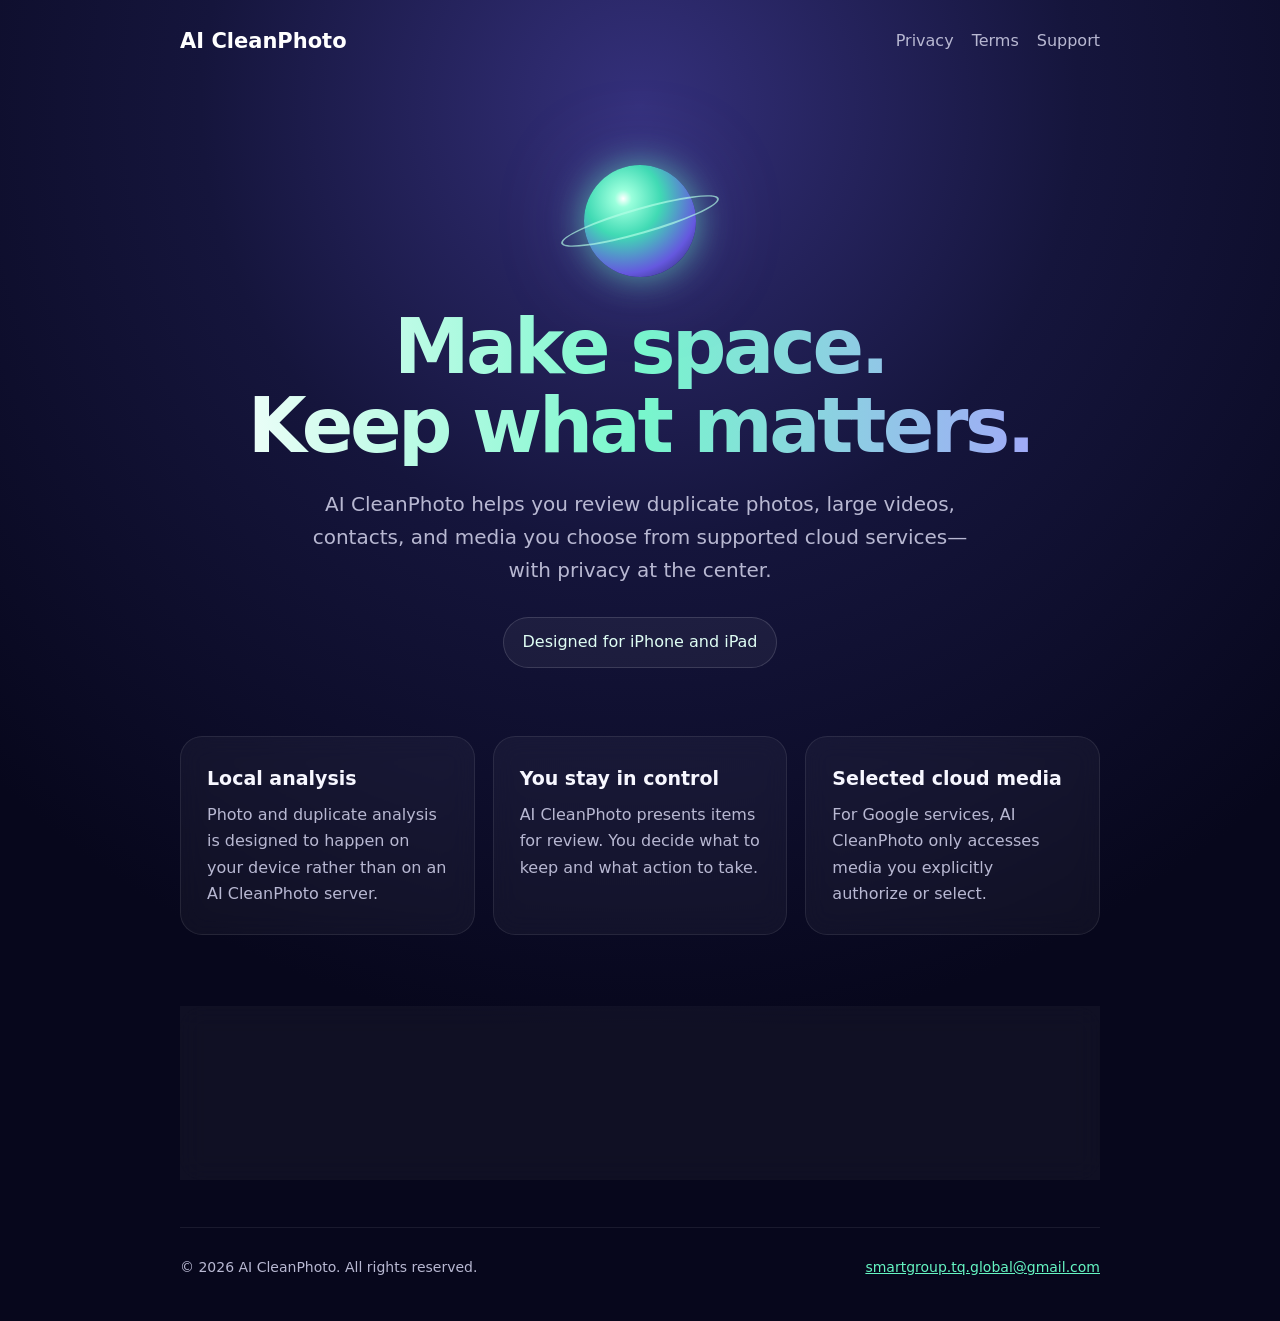
<file: index.html>
<!doctype html>
<html lang="en">
<head>
  <meta charset="utf-8">
  <meta name="viewport" content="width=device-width, initial-scale=1">
  <meta name="description" content="AI CleanPhoto helps you review duplicate photos, large videos, contacts, and user-selected cloud media privately.">
  <title>AI CleanPhoto — Private Storage Cleanup</title>
  <style>
    :root{color-scheme:dark;--bg:#07071c;--card:#111134;--mint:#65f5c2;--violet:#8c7cff;--text:#f7f7ff;--muted:#b8b8d2}
    *{box-sizing:border-box}body{margin:0;font:16px/1.65 system-ui,-apple-system,BlinkMacSystemFont,"Segoe UI",sans-serif;color:var(--text);background:radial-gradient(circle at 50% 8%,#34307b 0,#15153c 32%,var(--bg) 68%);min-height:100vh}
    a{color:var(--mint)}.wrap{width:min(920px,calc(100% - 40px));margin:auto}.nav{display:flex;align-items:center;justify-content:space-between;padding:24px 0}.brand{font-size:21px;font-weight:800;color:#fff;text-decoration:none}.links{display:flex;gap:18px;flex-wrap:wrap}.links a{color:var(--muted);text-decoration:none}
    .hero{text-align:center;padding:82px 0 68px}.orb{width:112px;height:112px;margin:0 auto 30px;border-radius:50%;background:radial-gradient(circle at 35% 30%,#fff 0,#9affdc 8%,#40dab4 35%,#6558df 70%,#171742 100%);box-shadow:0 0 34px #65f5c299,0 0 90px #8c7cff55;position:relative}.orb:after{content:"";position:absolute;inset:43px -26px;border:2px solid #b5ffe8aa;border-radius:50%;transform:rotate(-16deg)}
    h1{font-size:clamp(42px,8vw,76px);line-height:1.05;margin:0 0 22px;letter-spacing:-.045em}.gradient{background:linear-gradient(90deg,#fff,#78f7cc,#a79cff);-webkit-background-clip:text;color:transparent}.lead{max-width:680px;margin:auto;color:var(--muted);font-size:20px}.badge{display:inline-block;margin-top:30px;padding:11px 18px;border:1px solid #ffffff24;border-radius:999px;background:#ffffff0c;color:#dffef4}
    .grid{display:grid;grid-template-columns:repeat(3,1fr);gap:18px;padding-bottom:72px}.card{padding:26px;border:1px solid #ffffff16;background:#ffffff0a;border-radius:22px;backdrop-filter:blur(12px)}.card h2{font-size:19px;margin:0 0 8px}.card p{margin:0;color:var(--muted)}
    footer{border-top:1px solid #ffffff14;padding:28px 0 42px;color:var(--muted);font-size:14px}.footer-row{display:flex;justify-content:space-between;gap:20px;flex-wrap:wrap}
    @media(max-width:720px){.grid{grid-template-columns:1fr}.links{gap:12px;font-size:14px}.hero{padding-top:58px}}
  </style>
</head>
<body>
  <div class="wrap">
    <nav class="nav" aria-label="Main navigation">
      <a class="brand" href="index.html">AI CleanPhoto</a>
      <div class="links">
        <a href="privacy.html">Privacy</a>
        <a href="terms.html">Terms</a>
        <a href="support.html">Support</a>
      </div>
    </nav>

    <main>
      <section class="hero">
        <div class="orb" aria-hidden="true"></div>
        <h1 class="gradient">Make space.<br>Keep what matters.</h1>
        <p class="lead">AI CleanPhoto helps you review duplicate photos, large videos, contacts, and media you choose from supported cloud services—with privacy at the center.</p>
        <span class="badge">Designed for iPhone and iPad</span>
      </section>

      <section class="grid" aria-label="AI CleanPhoto features">
        <article class="card">
          <h2>Local analysis</h2>
          <p>Photo and duplicate analysis is designed to happen on your device rather than on an AI CleanPhoto server.</p>
        </article>
        <article class="card">
          <h2>You stay in control</h2>
          <p>AI CleanPhoto presents items for review. You decide what to keep and what action to take.</p>
        </article>
        <article class="card">
          <h2>Selected cloud media</h2>
          <p>For Google services, AI CleanPhoto only accesses media you explicitly authorize or select.</p>
        </article>
      </section>
      <section class="card" style="margin-bottom:48px" aria-label="Pro and optional ads">
        <h2>Unlimited scans with Pro</h2>
        <p>Upgrade through Apple in-app purchase to scan without spending coins. Optional rewarded ads are also available to earn scan coins. Learn about <a href="support.html">Pro and rewards</a> and how AdMob and Firebase Analytics handle data in our <a href="privacy.html">Privacy Policy</a>.</p>
      </section>
    </main>

    <footer>
      <div class="footer-row">
        <span>© 2026 AI CleanPhoto. All rights reserved.</span>
        <span><a href="mailto:smartgroup.tq.global@gmail.com">smartgroup.tq.global@gmail.com</a></span>
      </div>
    </footer>
  </div>
</body>
</html>
</file>
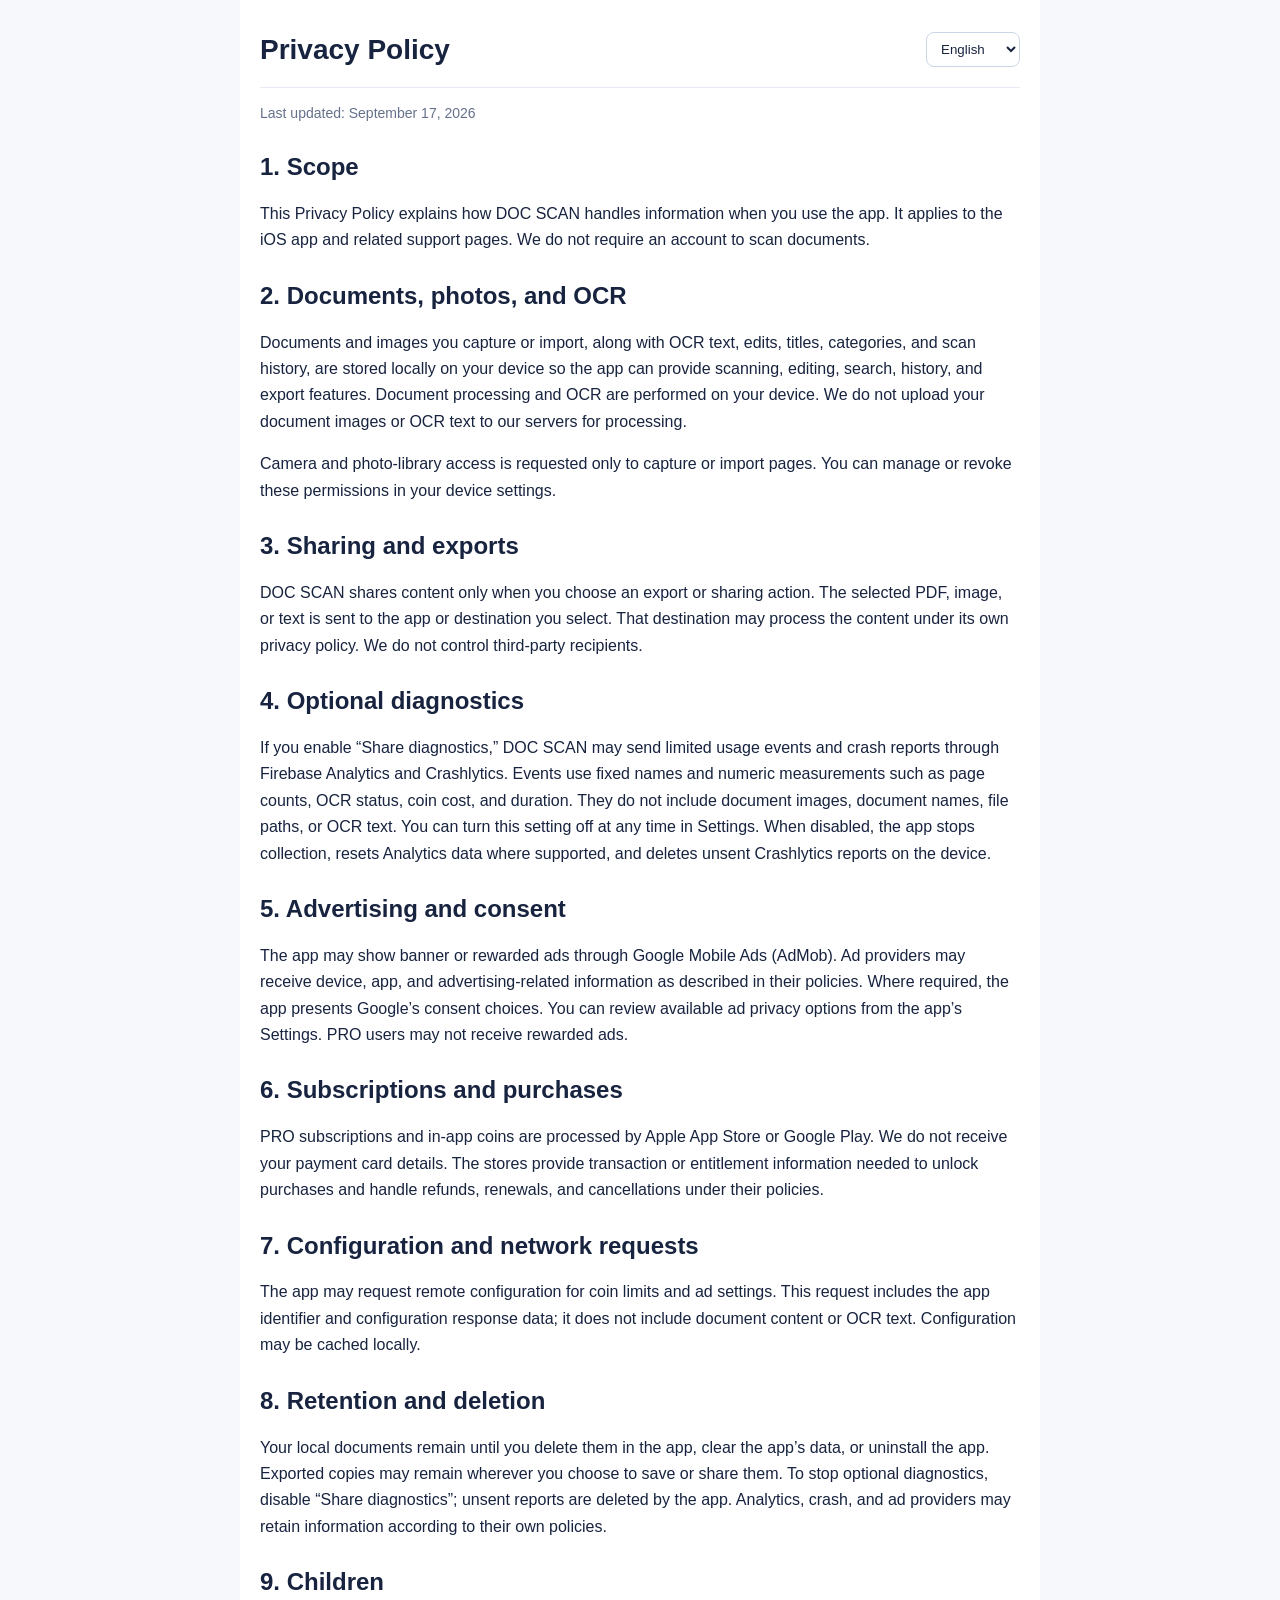
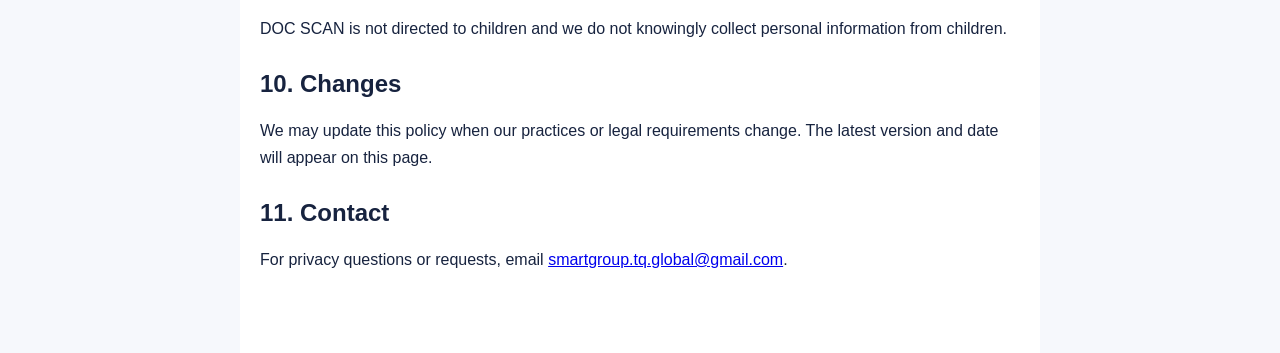
<file: docscan_privacy.html>
<!doctype html>
<html lang="en">

<head>
    <meta charset="utf-8">
    <meta name="viewport" content="width=device-width,initial-scale=1">
    <title>DOC SCAN Privacy Policy</title>
    <link rel="stylesheet" href="docscan_legal.css">
</head>

<body>
    <main class="wrap">
        <header>
            <h1 data-i18n="title"></h1><select id="lang" aria-label="Language">
                <option value="en">English</option>
                <option value="es">Español</option>
                <option value="ja">日本語</option>
                <option value="zh">简体中文</option>
            </select>
        </header>
        <p class="meta" data-i18n="updated"></p>
        <article id="content"></article>
    </main>
    <script src="docscan_legal.js"></script>
    <script src="docscan_privacy_content.js"></script>
    <script>render("privacy")</script>
</body>

</html>
</file>
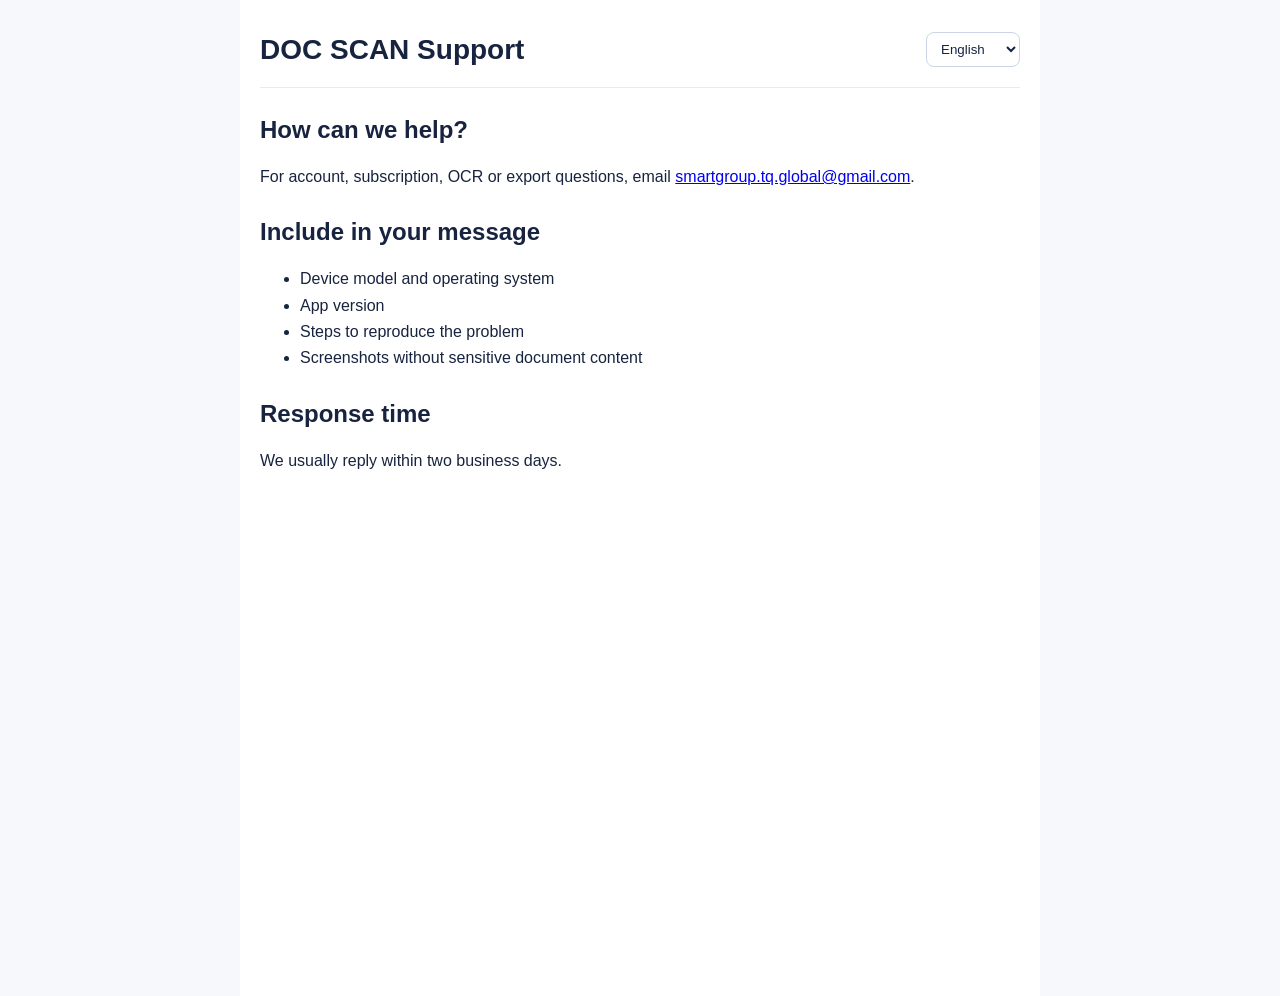
<file: docscan_support.html>
<!doctype html>
<html lang="en">

<head>
    <meta charset="utf-8">
    <meta name="viewport" content="width=device-width,initial-scale=1">
    <title>DOC SCAN Support</title>
    <link rel="stylesheet" href="docscan_legal.css">
</head>

<body>
    <main class="wrap">
        <header>
            <h1 data-i18n="title"></h1><select id="lang" aria-label="Language">
                <option value="en">English</option>
                <option value="es">Español</option>
                <option value="ja">日本語</option>
                <option value="zh">简体中文</option>
            </select>
        </header>
        <article id="content"></article>
    </main>
    <script src="docscan_legal.js"></script>
    <script>render("support")</script>
</body>

</html>
</file>
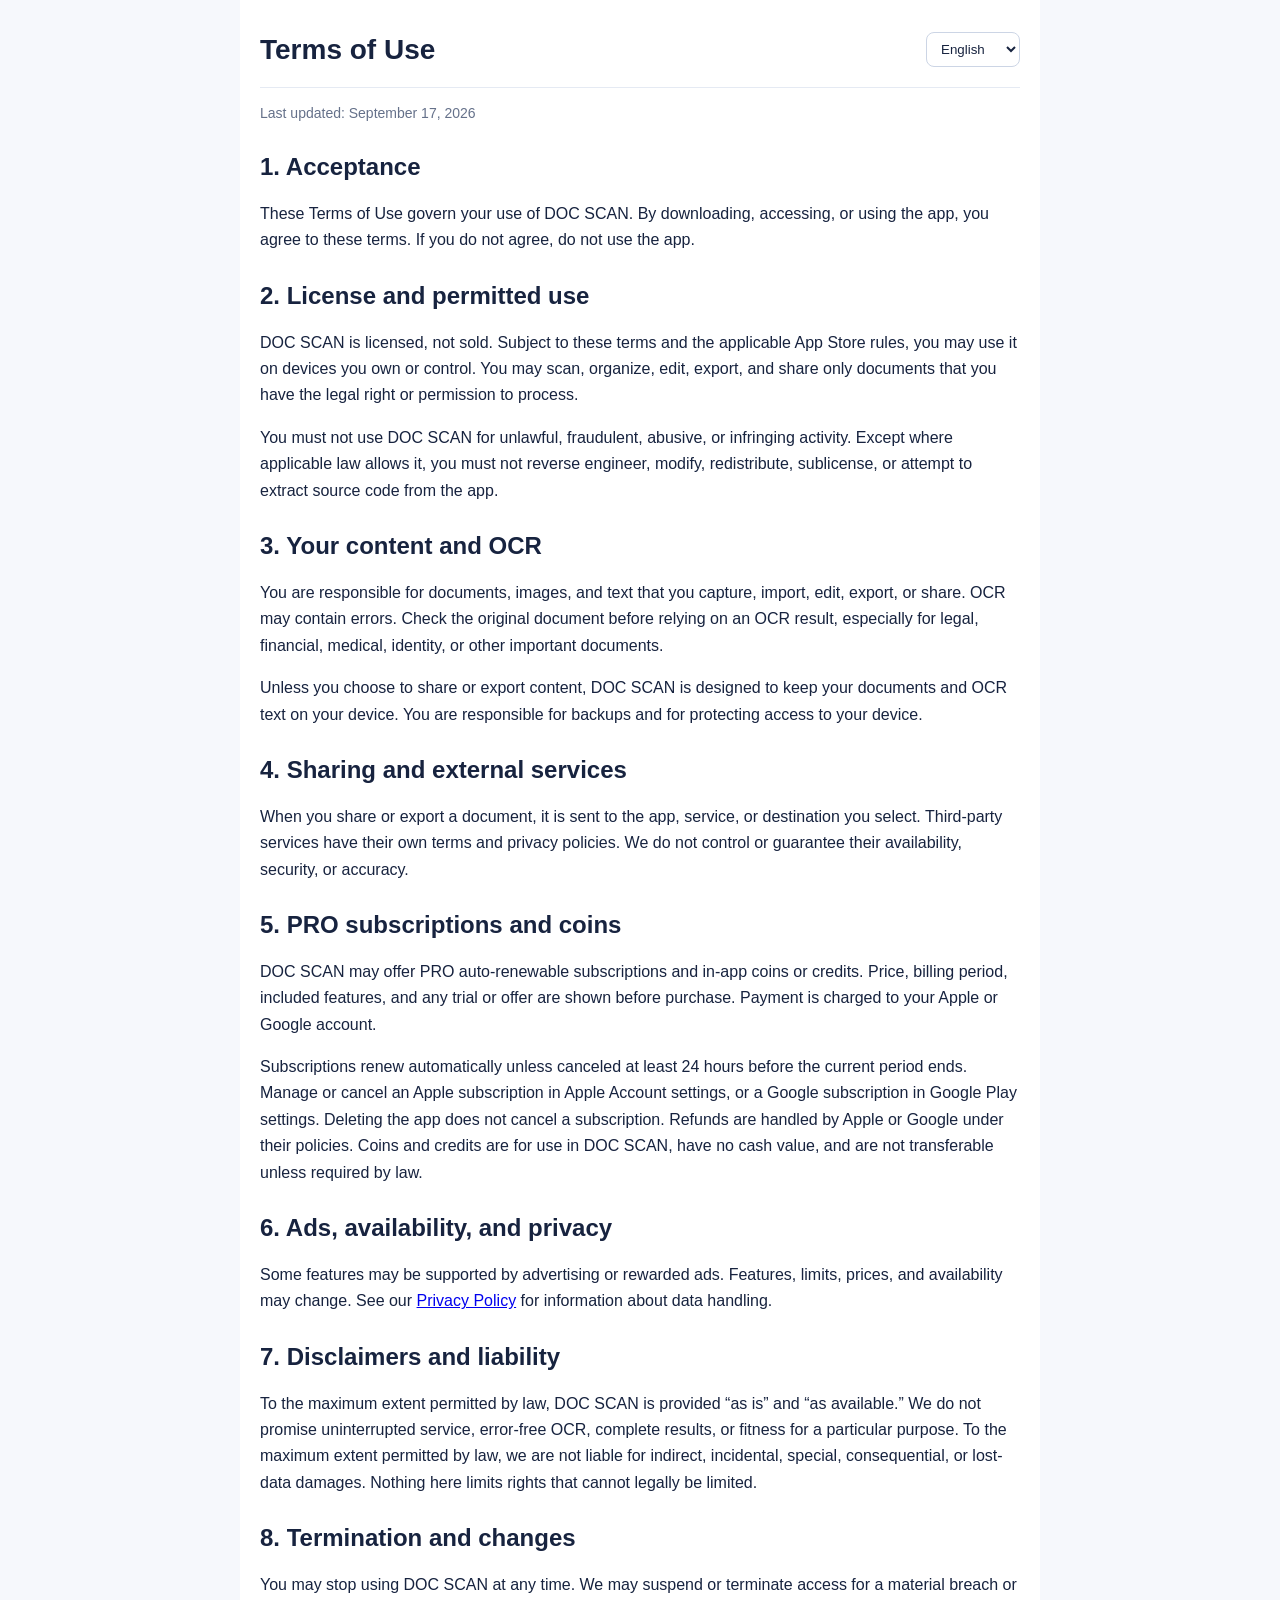
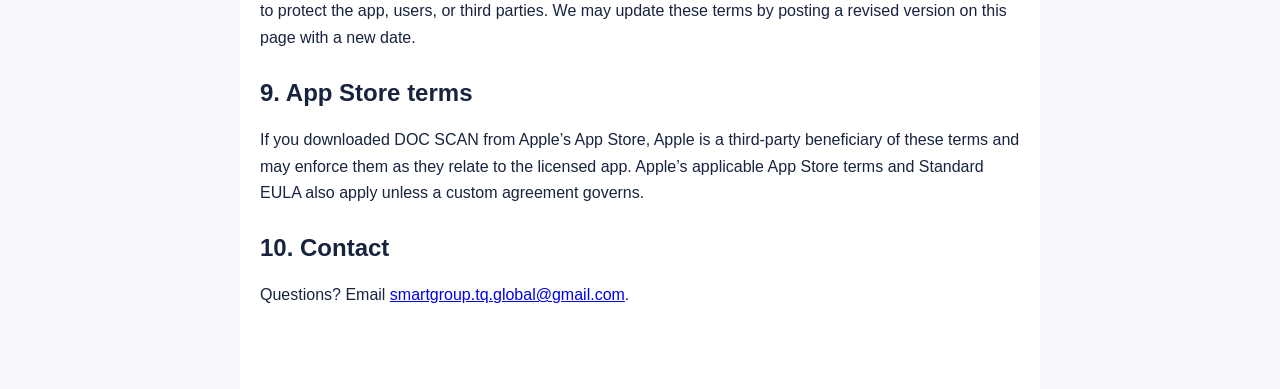
<file: docscan_terms.html>
<!doctype html>
<html lang="en">

<head>
    <meta charset="utf-8">
    <meta name="viewport" content="width=device-width,initial-scale=1">
    <title>DOC SCAN Terms of Use</title>
    <link rel="stylesheet" href="docscan_legal.css">
</head>

<body>
    <main class="wrap">
        <header>
            <h1 data-i18n="title"></h1><select id="lang" aria-label="Language">
                <option value="en">English</option>
                <option value="es">Español</option>
                <option value="ja">日本語</option>
                <option value="zh">简体中文</option>
            </select>
        </header>
        <p class="meta" data-i18n="updated"></p>
        <article id="content"></article>
    </main>
    <script src="docscan_legal.js"></script>
    <script src="docscan_terms_content.js"></script>
    <script>render("terms")</script>
</body>

</html>
</file>
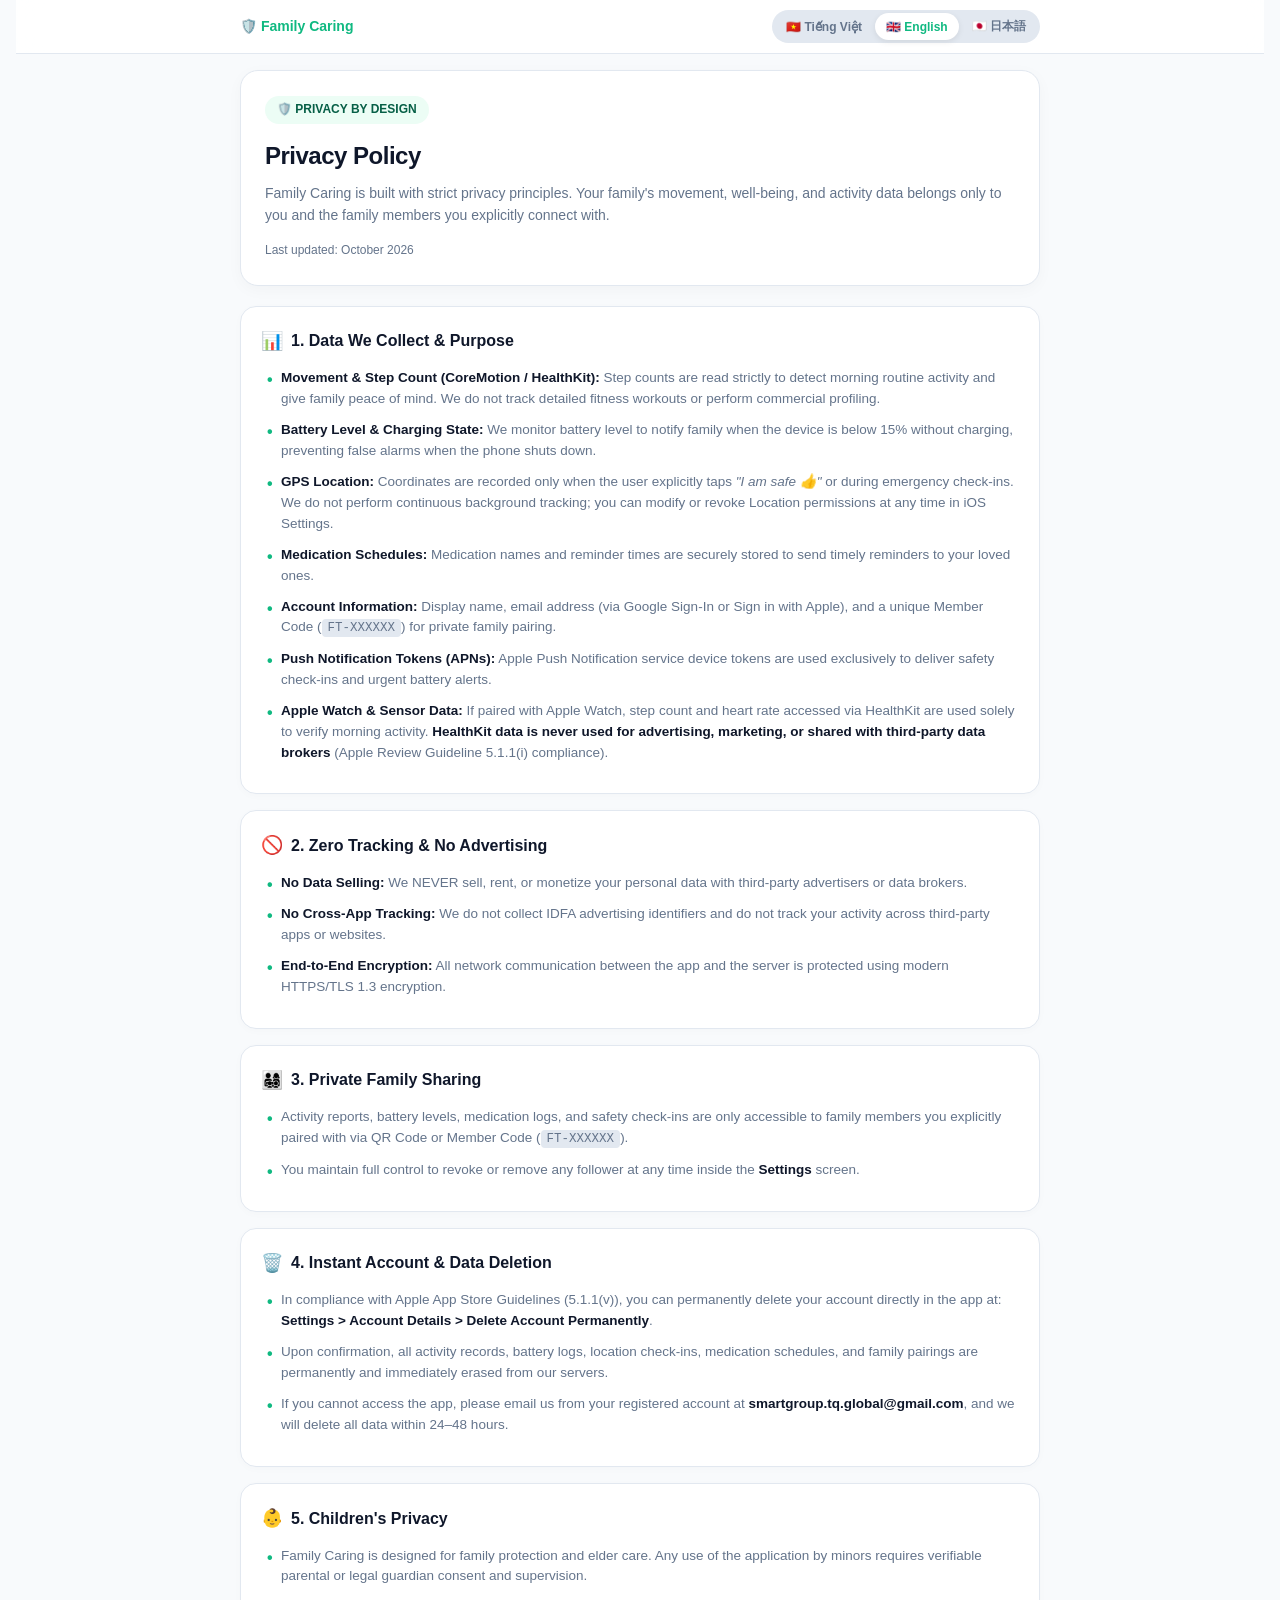
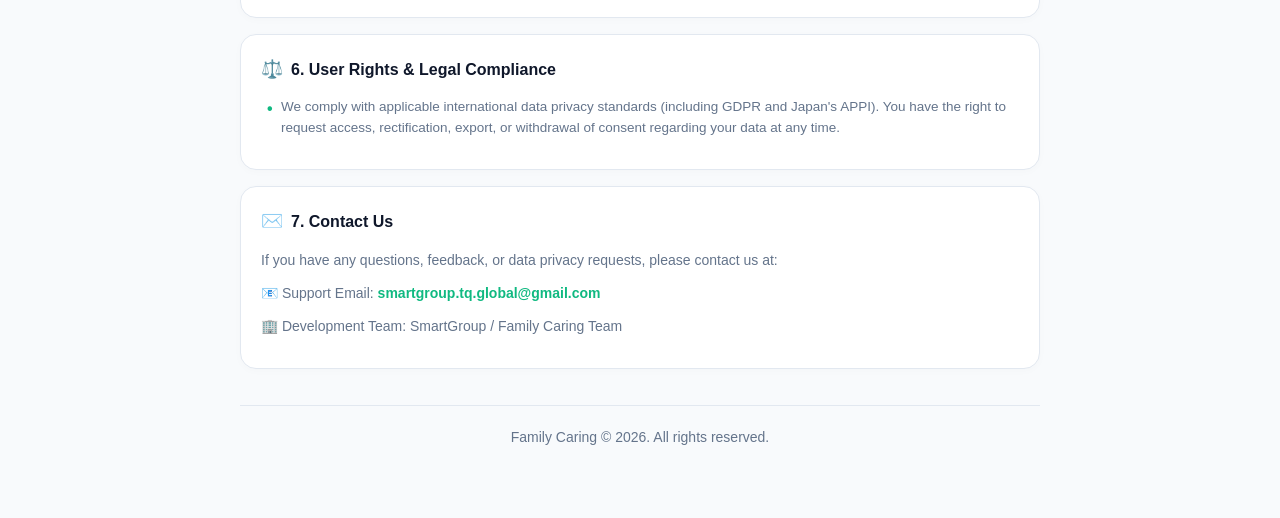
<file: family_care_privacy.html>
<!DOCTYPE html>
<html lang="vi">

<head>
    <meta charset="UTF-8">
    <meta name="viewport" content="width=device-width, initial-scale=1.0, maximum-scale=1.0, user-scalable=no">
    <title>Family Caring - Privacy Policy / Chính Sách Quyền Riêng Tư / プライバシーポリシー</title>
    <style>
        :root {
            --primary: #10b981;
            --primary-dark: #059669;
            --indigo: #6366f1;
            --bg: #f8fafc;
            --card-bg: #ffffff;
            --text-main: #0f172a;
            --text-muted: #64748b;
            --border: #e2e8f0;
            --badge-bg: #ecfdf5;
            --badge-text: #065f46;
            --lang-bar-bg: rgba(255, 255, 255, 0.88);
        }

        @media (prefers-color-scheme: dark) {
            :root {
                --bg: #0b1329;
                --card-bg: #152238;
                --text-main: #f8fafc;
                --text-muted: #94a3b8;
                --border: #1e293b;
                --badge-bg: #064e3b;
                --badge-text: #6ee7b7;
                --lang-bar-bg: rgba(21, 34, 56, 0.88);
            }
        }

        * {
            box-sizing: border-box;
            margin: 0;
            padding: 0;
        }

        body {
            font-family: -apple-system, BlinkMacSystemFont, "Hiragino Sans", "Hiragino Kaku Gothic ProN", "Yu Gothic", "SF Pro Display", "SF Pro Text", "Segoe UI", Roboto, Helvetica, Arial, sans-serif;
            background-color: var(--bg);
            color: var(--text-main);
            line-height: 1.65;
            padding: 0 16px 60px;
            -webkit-font-smoothing: antialiased;
        }

        /* Sticky Top Language Switcher Bar */
        .sticky-top-bar {
            position: sticky;
            top: 0;
            z-index: 100;
            background: var(--lang-bar-bg);
            backdrop-filter: blur(12px);
            -webkit-backdrop-filter: blur(12px);
            padding: 10px 0;
            margin-bottom: 16px;
            border-bottom: 1px solid var(--border);
        }

        .bar-inner {
            max-width: 800px;
            margin: 0 auto;
            display: flex;
            justify-content: space-between;
            align-items: center;
            gap: 12px;
            flex-wrap: wrap;
        }

        .brand-logo {
            font-size: 14px;
            font-weight: 800;
            color: var(--primary);
            display: flex;
            align-items: center;
            gap: 6px;
        }

        .lang-switch-group {
            display: inline-flex;
            background: var(--border);
            padding: 3px;
            border-radius: 20px;
            gap: 2px;
        }

        .lang-btn {
            background: transparent;
            border: none;
            color: var(--text-muted);
            padding: 5px 11px;
            border-radius: 16px;
            font-size: 12px;
            font-weight: 600;
            cursor: pointer;
            transition: all 0.2s ease;
            white-space: nowrap;
        }

        .lang-btn.active {
            background: var(--card-bg);
            color: var(--primary);
            box-shadow: 0 2px 6px rgba(0, 0, 0, 0.08);
            font-weight: 700;
        }

        .container {
            max-width: 800px;
            margin: 0 auto;
        }

        /* Header Hero */
        .hero {
            background: var(--card-bg);
            border: 1px solid var(--border);
            border-radius: 18px;
            padding: 24px;
            margin-bottom: 20px;
            box-shadow: 0 4px 16px rgba(0, 0, 0, 0.03);
        }

        .hero-badge {
            display: inline-flex;
            align-items: center;
            gap: 6px;
            background: var(--badge-bg);
            color: var(--badge-text);
            padding: 4px 12px;
            border-radius: 20px;
            font-size: 12px;
            font-weight: 700;
            margin-bottom: 12px;
        }

        h1 {
            font-size: 24px;
            font-weight: 800;
            margin-bottom: 8px;
            color: var(--text-main);
            letter-spacing: -0.5px;
        }

        .hero-desc {
            color: var(--text-muted);
            font-size: 14px;
            line-height: 1.55;
        }

        .date-tag {
            font-size: 12px;
            color: var(--text-muted);
            margin-top: 14px;
            display: block;
            font-weight: 500;
        }

        /* Content Sections */
        .section-card {
            background: var(--card-bg);
            border: 1px solid var(--border);
            border-radius: 16px;
            padding: 20px;
            margin-bottom: 16px;
            box-shadow: 0 2px 8px rgba(0, 0, 0, 0.02);
        }

        h2 {
            font-size: 16px;
            font-weight: 700;
            margin-bottom: 12px;
            display: flex;
            align-items: center;
            gap: 8px;
            color: var(--text-main);
        }

        .icon {
            font-size: 18px;
        }

        p {
            font-size: 14px;
            color: var(--text-muted);
            margin-bottom: 10px;
        }

        ul {
            list-style: none;
            padding: 0;
            margin: 0;
        }

        li {
            font-size: 13.5px;
            color: var(--text-muted);
            margin-bottom: 10px;
            padding-left: 20px;
            position: relative;
            line-height: 1.55;
        }

        li::before {
            content: "•";
            position: absolute;
            left: 6px;
            color: var(--primary);
            font-weight: bold;
            font-size: 16px;
        }

        strong {
            color: var(--text-main);
            font-weight: 600;
        }

        code {
            background: var(--border);
            padding: 2px 6px;
            border-radius: 4px;
            font-size: 12.5px;
            font-family: ui-monospace, SFMono-Regular, Menlo, Monaco, Consolas, monospace;
        }

        a {
            color: var(--primary);
            text-decoration: none;
            font-weight: 600;
        }

        a:hover {
            text-decoration: underline;
        }

        .footer {
            text-align: center;
            font-size: 12px;
            color: var(--text-muted);
            margin-top: 36px;
            padding-top: 20px;
            border-top: 1px solid var(--border);
        }

        .fade-in {
            animation: fadeIn 0.25s ease-in-out;
        }

        @keyframes fadeIn {
            from {
                opacity: 0;
                transform: translateY(4px);
            }

            to {
                opacity: 1;
                transform: translateY(0);
            }
        }

        .hidden {
            display: none !important;
        }
    </style>
</head>

<body>
    <!-- Sticky Top Navigation & Language Switcher -->
    <div class="sticky-top-bar">
        <div class="bar-inner">
            <div class="brand-logo">
                <span>🛡️ Family Caring</span>
            </div>
            <div class="lang-switch-group">
                <button class="lang-btn active" id="btn-vi" onclick="setLang('vi')">🇻🇳 Tiếng Việt</button>
                <button class="lang-btn" id="btn-en" onclick="setLang('en')">🇬🇧 English</button>
                <button class="lang-btn" id="btn-ja" onclick="setLang('ja')">🇯🇵 日本語</button>
            </div>
        </div>
    </div>

    <div class="container">
        <!-- ========================================== -->
        <!-- VIETNAMESE CONTENT                         -->
        <!-- ========================================== -->
        <div id="content-vi" class="fade-in">
            <div class="hero">
                <span class="hero-badge">🛡️ BẢO MẬT TỪ THIẾT KẾ</span>
                <h1>Chính Sách Quyền Riêng Tư</h1>
                <p class="hero-desc">Family Caring được xây dựng với nguyên tắc bảo vệ quyền riêng tư nghiêm ngặt nhất.
                    Dữ liệu sinh hoạt và chăm sóc chỉ thuộc về bạn và những người thân bạn chủ động kết nối.</p>
                <span class="date-tag">Cập nhật lần cuối: Tháng 10 năm 2026</span>
            </div>

            <div class="section-card">
                <h2><span class="icon">📊</span> 1. Dữ Liệu Chúng Tôi Thu Thập & Mục Đích</h2>
                <ul>
                    <li><strong>Vận động & Số bước chân (CoreMotion / HealthKit):</strong> Đọc số bước chân nhằm phát
                        hiện người thân có sinh hoạt buổi sáng hay không để báo an tâm cho con cháu. Chúng tôi không thu
                        thập dữ liệu thể thao chuyên sâu và không lập hồ sơ thương mại.</li>
                    <li><strong>Mức pin & Trạng thái sạc:</strong> Giám sát dung lượng pin để gửi cảnh báo khi thiết bị
                        dưới 15% mà chưa sạc, giúp gia đình kịp thời nhắc nhở và phòng ngừa báo động giả khi máy sập
                        nguồn.</li>
                    <li><strong>Vị trí GPS:</strong> Tọa độ chỉ được ghi nhận khi người dùng chủ động bấm nút <em>"Tôi
                            Vẫn Khỏe 👍"</em> hoặc khi gửi báo cáo điểm danh khẩn cấp. Chúng tôi không theo dõi liên
                        tục ngầm vị trí của bạn; bạn có thể tùy chỉnh hoặc thu hồi quyền Vị trí bất kỳ lúc nào trong Cài
                        đặt iOS.</li>
                    <li><strong>Lịch uống thuốc & Nhắc nhở:</strong> Tên thuốc và giờ uống được lưu trữ an toàn để gửi
                        thông báo nhắc người thân uống đúng giờ.</li>
                    <li><strong>Thông tin tài khoản:</strong> Tên hiển thị, địa chỉ email (thông qua Đăng nhập bằng
                        Google hoặc Apple), và Mã thành viên duy nhất (<code>FT-XXXXXX</code>) để phục vụ ghép đôi nội
                        bộ gia đình.</li>
                    <li><strong>Thông báo đẩy (APNs):</strong> Mã Token thiết bị của Apple Push Notification service chỉ
                        dùng để gửi cảnh báo an toàn và nhắc nhở giữa các thành viên.</li>
                    <li><strong>Apple Watch & Dữ liệu sức khỏe:</strong> Với thiết bị Apple Watch kết nối, dữ liệu số
                        bước chân và nhịp tim đọc qua HealthKit chỉ dùng để phát hiện hoạt động buổi sáng. <strong>Tuyệt
                            đối không sử dụng dữ liệu HealthKit cho mục đích quảng cáo, tiếp thị, hoặc chia sẻ cho bên thứ
                            ba</strong> (tuân thủ Apple Review Guideline 5.1.1(i)).</li>
                </ul>
            </div>

            <div class="section-card">
                <h2><span class="icon">🚫</span> 2. Cam Kết Không Theo Dõi & Không Quảng Cáo</h2>
                <ul>
                    <li><strong>Tuyệt đối không bán dữ liệu:</strong> Chúng tôi KHÔNG bán, cho thuê hoặc thương mại hóa
                        bất kỳ dữ liệu cá nhân nào với các nhà quảng cáo hoặc bên trung gian dữ liệu (Data Brokers).</li>
                    <li><strong>Không theo dõi liên ứng dụng (No IDFA tracking):</strong> Chúng tôi không thu thập mã
                        định danh quảng cáo IDFA và không theo dõi hành vi của bạn qua các ứng dụng hoặc website khác.</li>
                    <li><strong>Mã hóa chuẩn cao:</strong> Toàn bộ dữ liệu truyền tải giữa thiết bị và máy chủ được mã hóa
                        bảo vệ bằng giao thức chuẩn HTTPS/TLS 1.3 an toàn.</li>
                </ul>
            </div>

            <div class="section-card">
                <h2><span class="icon">👨‍👩‍👧‍👦</span> 3. Phạm Vi Chia Sẻ Dữ Liệu Gia Đình</h2>
                <ul>
                    <li>Dữ liệu sinh hoạt, bước chân, mức pin và trạng thái điểm danh chỉ hiển thị duy nhất cho các thành
                        viên đã ghép đôi trực tiếp qua Mã QR hoặc Mã thành viên (<code>FT-XXXXXX</code>).</li>
                    <li>Bạn có toàn quyền xóa hoặc hủy liên kết người theo dõi bất cứ lúc nào trong mục <strong>Cài
                            đặt</strong> của ứng dụng.</li>
                </ul>
            </div>

            <div class="section-card">
                <h2><span class="icon">🗑️</span> 4. Quyền Xóa Dữ Liệu & Tài Khoản Vĩnh Viễn</h2>
                <ul>
                    <li>Tuân thủ nguyên tắc Apple App Store Guidelines (5.1.1(v)), bạn có quyền xóa vĩnh viễn tài khoản
                        trực tiếp trong ứng dụng tại: <strong>Cài đặt > Chi tiết tài khoản > Xóa tài khoản vĩnh
                            viễn</strong>.</li>
                    <li>Khi xác nhận xóa, toàn bộ lịch sử sinh hoạt, mức pin, tọa độ điểm danh, lịch thuốc và liên kết
                        gia đình sẽ bị xóa sạch hoàn toàn trên máy chủ ngay lập tức.</li>
                    <li>Nếu bạn không thể truy cập ứng dụng, vui lòng gửi yêu cầu từ email đăng ký đến
                        <strong>smartgroup.tq.global@gmail.com</strong> để chúng tôi xóa toàn bộ dữ liệu trong vòng
                        24-48 giờ.</li>
                </ul>
            </div>

            <div class="section-card">
                <h2><span class="icon">👶</span> 5. Quyền Riêng Tư Của Trẻ Vị Thành Niên</h2>
                <ul>
                    <li>Ứng dụng được thiết kế nhằm mục đích hỗ trợ gắn kết và an tâm trong gia đình. Trường hợp trẻ vị
                        thành niên sử dụng ứng dụng, cần có sự đồng thuận và giám sát trực tiếp từ cha mẹ hoặc người giám
                        hộ hợp pháp.</li>
                </ul>
            </div>

            <div class="section-card">
                <h2><span class="icon">⚖️</span> 6. Quyền Người Dùng & Tuân Thủ Pháp Lý</h2>
                <ul>
                    <li>Chúng tôi tuân thủ các quy định bảo vệ dữ liệu cá nhân (bao gồm GDPR, APPI Nhật Bản). Bạn có quyền
                        yêu cầu truy xuất, chỉnh sửa, trích xuất hoặc hủy bỏ sự đồng thuận xử lý dữ liệu của mình bất cứ lúc
                        nào.</li>
                </ul>
            </div>

            <div class="section-card">
                <h2><span class="icon">✉️</span> 7. Thông Tin Liên Hệ</h2>
                <p>Nếu bạn có bất kỳ câu hỏi, góp ý hoặc yêu cầu hỗ trợ nào liên quan đến Chính sách bảo mật này, xin vui
                    lòng liên hệ với chúng tôi qua email:</p>
                <p>📧 Email hỗ trợ: <strong><a href="mailto:smartgroup.tq.global@gmail.com">smartgroup.tq.global@gmail.com</a></strong></p>
                <p>🏢 Đội ngũ phát triển: SmartGroup / Family Caring Team</p>
            </div>
        </div>

        <!-- ========================================== -->
        <!-- ENGLISH CONTENT                            -->
        <!-- ========================================== -->
        <div id="content-en" class="hidden fade-in">
            <div class="hero">
                <span class="hero-badge">🛡️ PRIVACY BY DESIGN</span>
                <h1>Privacy Policy</h1>
                <p class="hero-desc">Family Caring is built with strict privacy principles. Your family's movement,
                    well-being, and activity data belongs only to you and the family members you explicitly connect with.</p>
                <span class="date-tag">Last updated: October 2026</span>
            </div>

            <div class="section-card">
                <h2><span class="icon">📊</span> 1. Data We Collect & Purpose</h2>
                <ul>
                    <li><strong>Movement & Step Count (CoreMotion / HealthKit):</strong> Step counts are read strictly to
                        detect morning routine activity and give family peace of mind. We do not track detailed fitness
                        workouts or perform commercial profiling.</li>
                    <li><strong>Battery Level & Charging State:</strong> We monitor battery level to notify family when
                        the device is below 15% without charging, preventing false alarms when the phone shuts down.</li>
                    <li><strong>GPS Location:</strong> Coordinates are recorded only when the user explicitly taps <em>"I
                            am safe 👍"</em> or during emergency check-ins. We do not perform continuous background tracking;
                        you can modify or revoke Location permissions at any time in iOS Settings.</li>
                    <li><strong>Medication Schedules:</strong> Medication names and reminder times are securely stored
                        to send timely reminders to your loved ones.</li>
                    <li><strong>Account Information:</strong> Display name, email address (via Google Sign-In or Sign in
                        with Apple), and a unique Member Code (<code>FT-XXXXXX</code>) for private family pairing.</li>
                    <li><strong>Push Notification Tokens (APNs):</strong> Apple Push Notification service device tokens
                        are used exclusively to deliver safety check-ins and urgent battery alerts.</li>
                    <li><strong>Apple Watch & Sensor Data:</strong> If paired with Apple Watch, step count and heart rate
                        accessed via HealthKit are used solely to verify morning activity. <strong>HealthKit data is never
                            used for advertising, marketing, or shared with third-party data brokers</strong> (Apple Review
                        Guideline 5.1.1(i) compliance).</li>
                </ul>
            </div>

            <div class="section-card">
                <h2><span class="icon">🚫</span> 2. Zero Tracking & No Advertising</h2>
                <ul>
                    <li><strong>No Data Selling:</strong> We NEVER sell, rent, or monetize your personal data with
                        third-party advertisers or data brokers.</li>
                    <li><strong>No Cross-App Tracking:</strong> We do not collect IDFA advertising identifiers and do not
                        track your activity across third-party apps or websites.</li>
                    <li><strong>End-to-End Encryption:</strong> All network communication between the app and the server
                        is protected using modern HTTPS/TLS 1.3 encryption.</li>
                </ul>
            </div>

            <div class="section-card">
                <h2><span class="icon">👨‍👩‍👧‍👦</span> 3. Private Family Sharing</h2>
                <ul>
                    <li>Activity reports, battery levels, medication logs, and safety check-ins are only accessible to
                        family members you explicitly paired with via QR Code or Member Code (<code>FT-XXXXXX</code>).</li>
                    <li>You maintain full control to revoke or remove any follower at any time inside the
                        <strong>Settings</strong> screen.</li>
                </ul>
            </div>

            <div class="section-card">
                <h2><span class="icon">🗑️</span> 4. Instant Account & Data Deletion</h2>
                <ul>
                    <li>In compliance with Apple App Store Guidelines (5.1.1(v)), you can permanently delete your account
                        directly in the app at: <strong>Settings > Account Details > Delete Account Permanently</strong>.</li>
                    <li>Upon confirmation, all activity records, battery logs, location check-ins, medication schedules,
                        and family pairings are permanently and immediately erased from our servers.</li>
                    <li>If you cannot access the app, please email us from your registered account at
                        <strong>smartgroup.tq.global@gmail.com</strong>, and we will delete all data within 24–48 hours.</li>
                </ul>
            </div>

            <div class="section-card">
                <h2><span class="icon">👶</span> 5. Children's Privacy</h2>
                <ul>
                    <li>Family Caring is designed for family protection and elder care. Any use of the application by minors
                        requires verifiable parental or legal guardian consent and supervision.</li>
                </ul>
            </div>

            <div class="section-card">
                <h2><span class="icon">⚖️</span> 6. User Rights & Legal Compliance</h2>
                <ul>
                    <li>We comply with applicable international data privacy standards (including GDPR and Japan's APPI).
                        You have the right to request access, rectification, export, or withdrawal of consent regarding
                        your data at any time.</li>
                </ul>
            </div>

            <div class="section-card">
                <h2><span class="icon">✉️</span> 7. Contact Us</h2>
                <p>If you have any questions, feedback, or data privacy requests, please contact us at:</p>
                <p>📧 Support Email: <strong><a href="mailto:smartgroup.tq.global@gmail.com">smartgroup.tq.global@gmail.com</a></strong></p>
                <p>🏢 Development Team: SmartGroup / Family Caring Team</p>
            </div>
        </div>

        <!-- ========================================== -->
        <!-- JAPANESE CONTENT (日本語)                   -->
        <!-- ========================================== -->
        <div id="content-ja" class="hidden fade-in">
            <div class="hero">
                <span class="hero-badge">🛡️ プライバシー・バイ・デザイン</span>
                <h1>プライバシーポリシー</h1>
                <p class="hero-desc">Family Caring（ファミリーケア）は、厳格なプライバシー保護方針に基づいて設計されています。
                    ご家族の健康・日常活動データはご自身のものであり、相互に明示的なペアリングを行ったご家族間でのみ共有されます。</p>
                <span class="date-tag">最終更新日：2026年10月</span>
            </div>

            <div class="section-card">
                <h2><span class="icon">📊</span> 1. 取得する情報とその利用目的</h2>
                <ul>
                    <li><strong>身体活動および歩数データ（CoreMotion / HealthKit）：</strong>朝の起床や日常の活動状況を確認し、離れて暮らすご家族に安心をお届けする目的でのみ歩数情報を読み取ります。詳細なスポーツ運動ログの取得や、商業的なプロファイリングは行いません。</li>
                    <li><strong>バッテリー残量および充電状態：</strong>端末のバッテリー残量が15%未満で未充電の際に、ご家族へ注意喚起通知を届けるために監視します。これにより充電切れによる誤警報を防ぎます。</li>
                    <li><strong>位置情報（GPS）：</strong>ユーザーが自主的に<em>「元気だよ 👍」</em>ボタンをタップした際、または緊急安否確認の要請時にのみ位置座標を記録します。常時バックグラウンド追跡は行いません。iOSの「設定」からいつでも位置情報の利用許可を変更・停止できます。</li>
                    <li><strong>服薬スケジュール：</strong>お薬の名称および服薬指定時刻を安全に保持し、定刻のリマインダー通知を送信するために利用します。</li>
                    <li><strong>アカウント認証情報：</strong>表示名、メールアドレス（AppleでサインインまたはGoogleサインイン）、および家族ペアリング専用の固有メンバーコード（<code>FT-XXXXXX</code>）。</li>
                    <li><strong>プッシュ通知トークン（APNs）：</strong>Apple Push Notification serviceのデバイストークンは、安否確認や低バッテリー警告などの重要通知の配信にのみ利用されます。</li>
                    <li><strong>Apple Watch・ヘルスケア連携：</strong>Apple Watch連携時、HealthKitから取得される歩数や心拍数は朝の活動確認のみに使用されます。<strong>Appleガイドライン（5.1.1(i)）に則り、HealthKitデータを広告・マーケティング目的で利用したり、第三者（データブローカー等）に提供することは一切ありません</strong>。</li>
                </ul>
            </div>

            <div class="section-card">
                <h2><span class="icon">🚫</span> 2. 追跡の排除と広告ゼロの約束</h2>
                <ul>
                    <li><strong>個人データの販売禁止：</strong>お客様の個人情報を第三者、広告配信業者、またはデータブローカーに販売、貸与、商業利用することは一切ありません。</li>
                    <li><strong>アプリ横断トラッキングの不実施（No IDFA）：</strong>広告用識別子（IDFA）の収集や、他社アプリ・Webサイトを横断したユーザー行動の追跡は一切行いません。</li>
                    <li><strong>高度な通信暗号化：</strong>端末とサーバー間の通信はすべて、業界標準のHTTPS / TLS 1.3暗号化通信により安全に保護されています。</li>
                </ul>
            </div>

            <div class="section-card">
                <h2><span class="icon">👨‍👩‍👧‍👦</span> 3. ご家族間でのみ共有される安全な仕組み</h2>
                <ul>
                    <li>活動記録、バッテリー残量、服薬状況、安否チェックイン情報は、QRコードまたはメンバーコード（<code>FT-XXXXXX</code>）で直接接続されたご家族の端末にのみ開示されます。</li>
                    <li>連携中の見守りメンバーは、アプリ内の<strong>「設定」</strong>からいつでも自由に解除・削除することができます。</li>
                </ul>
            </div>

            <div class="section-card">
                <h2><span class="icon">🗑️</span> 4. アカウントおよびデータの完全削除（Appleガイドライン準拠）</h2>
                <ul>
                    <li>Apple App Store審査ガイドライン（5.1.1(v)）に基づき、アプリ内から直接アカウントおよび関連データをいつでも完全削除できます。</li>
                    <li>操作手順：<strong>「設定」＞「アカウント詳細」＞「アカウントを完全に削除」</strong>。</li>
                    <li>削除の確認後、サーバーに保管されている活動記録、バッテリー履歴、位置チェックイン、服薬スケジュール、家族連携を含むすべての個人情報は即座に完全抹消されます。</li>
                    <li>端末の故障等でアプリから操作できない場合は、ご登録のメールアドレスより <strong>smartgroup.tq.global@gmail.com</strong> までご連絡いただければ、24〜48時間以内に手動削除を完了いたします。</li>
                </ul>
            </div>

            <div class="section-card">
                <h2><span class="icon">👶</span> 5. 未成年者のプライバシー保護</h2>
                <ul>
                    <li>本アプリはご家族の安否確認および高齢者の見守りを目的として開発されています。未成年者が本サービスを利用する場合は、必ず親権者または法定代理人の同意と監督のもとでご利用ください。</li>
                </ul>
            </div>

            <div class="section-card">
                <h2><span class="icon">⚖️</span> 6. 個人情報保護法（APPI）および国際基準への準拠</h2>
                <ul>
                    <li>当社は日本の「個人情報の保護に関する法律（APPI）」および関連法規を遵守します。ユーザーはご自身の個人情報に関して、開示・訂正・利用停止・削除を求める権利を有しています。</li>
                </ul>
            </div>

            <div class="section-card">
                <h2><span class="icon">✉️</span> 7. お問い合わせ窓口</h2>
                <p>本プライバシーポリシーに関するご質問、ご意見、データ開示・削除のご請求は、下記サポート窓口までご連絡ください。</p>
                <p>📧 サポートメール：<strong><a href="mailto:smartgroup.tq.global@gmail.com">smartgroup.tq.global@gmail.com</a></strong></p>
                <p>🏢 開発・運営：SmartGroup / Family Caring 開発チーム</p>
            </div>
        </div>

        <div class="footer">
            <p>Family Caring © 2026. All rights reserved.</p>
        </div>
    </div>

    <script>
        function setLang(lang) {
            const viDiv = document.getElementById('content-vi');
            const enDiv = document.getElementById('content-en');
            const jaDiv = document.getElementById('content-ja');
            const btnVi = document.getElementById('btn-vi');
            const btnEn = document.getElementById('btn-en');
            const btnJa = document.getElementById('btn-ja');

            // Hide all
            viDiv.classList.add('hidden');
            enDiv.classList.add('hidden');
            jaDiv.classList.add('hidden');
            btnVi.classList.remove('active');
            btnEn.classList.remove('active');
            btnJa.classList.remove('active');

            if (lang === 'ja') {
                jaDiv.classList.remove('hidden');
                btnJa.classList.add('active');
                document.documentElement.lang = 'ja';
            } else if (lang === 'en') {
                enDiv.classList.remove('hidden');
                btnEn.classList.add('active');
                document.documentElement.lang = 'en';
            } else {
                viDiv.classList.remove('hidden');
                btnVi.classList.add('active');
                document.documentElement.lang = 'vi';
            }

            try {
                localStorage.setItem('fc_user_lang', lang);
            } catch (e) { }
        }

        // Language resolution priority:
        // 1. URL Query Parameter ?lang=vi or ?lang=en or ?lang=ja
        // 2. localStorage saved preference
        // 3. Browser / Device system language
        (function initLanguage() {
            const urlParams = new URLSearchParams(window.location.search);
            const queryLang = urlParams.get('lang');

            if (queryLang && ['vi', 'en', 'ja'].includes(queryLang)) {
                setLang(queryLang);
                return;
            }

            try {
                const savedLang = localStorage.getItem('fc_user_lang');
                if (savedLang && ['vi', 'en', 'ja'].includes(savedLang)) {
                    setLang(savedLang);
                    return;
                }
            } catch (e) { }

            const userLang = (navigator.language || navigator.userLanguage || 'vi').toLowerCase();
            if (userLang.startsWith('ja')) {
                setLang('ja');
            } else if (userLang.startsWith('en')) {
                setLang('en');
            } else {
                setLang('vi');
            }
        })();
    </script>
</body>

</html>
</file>
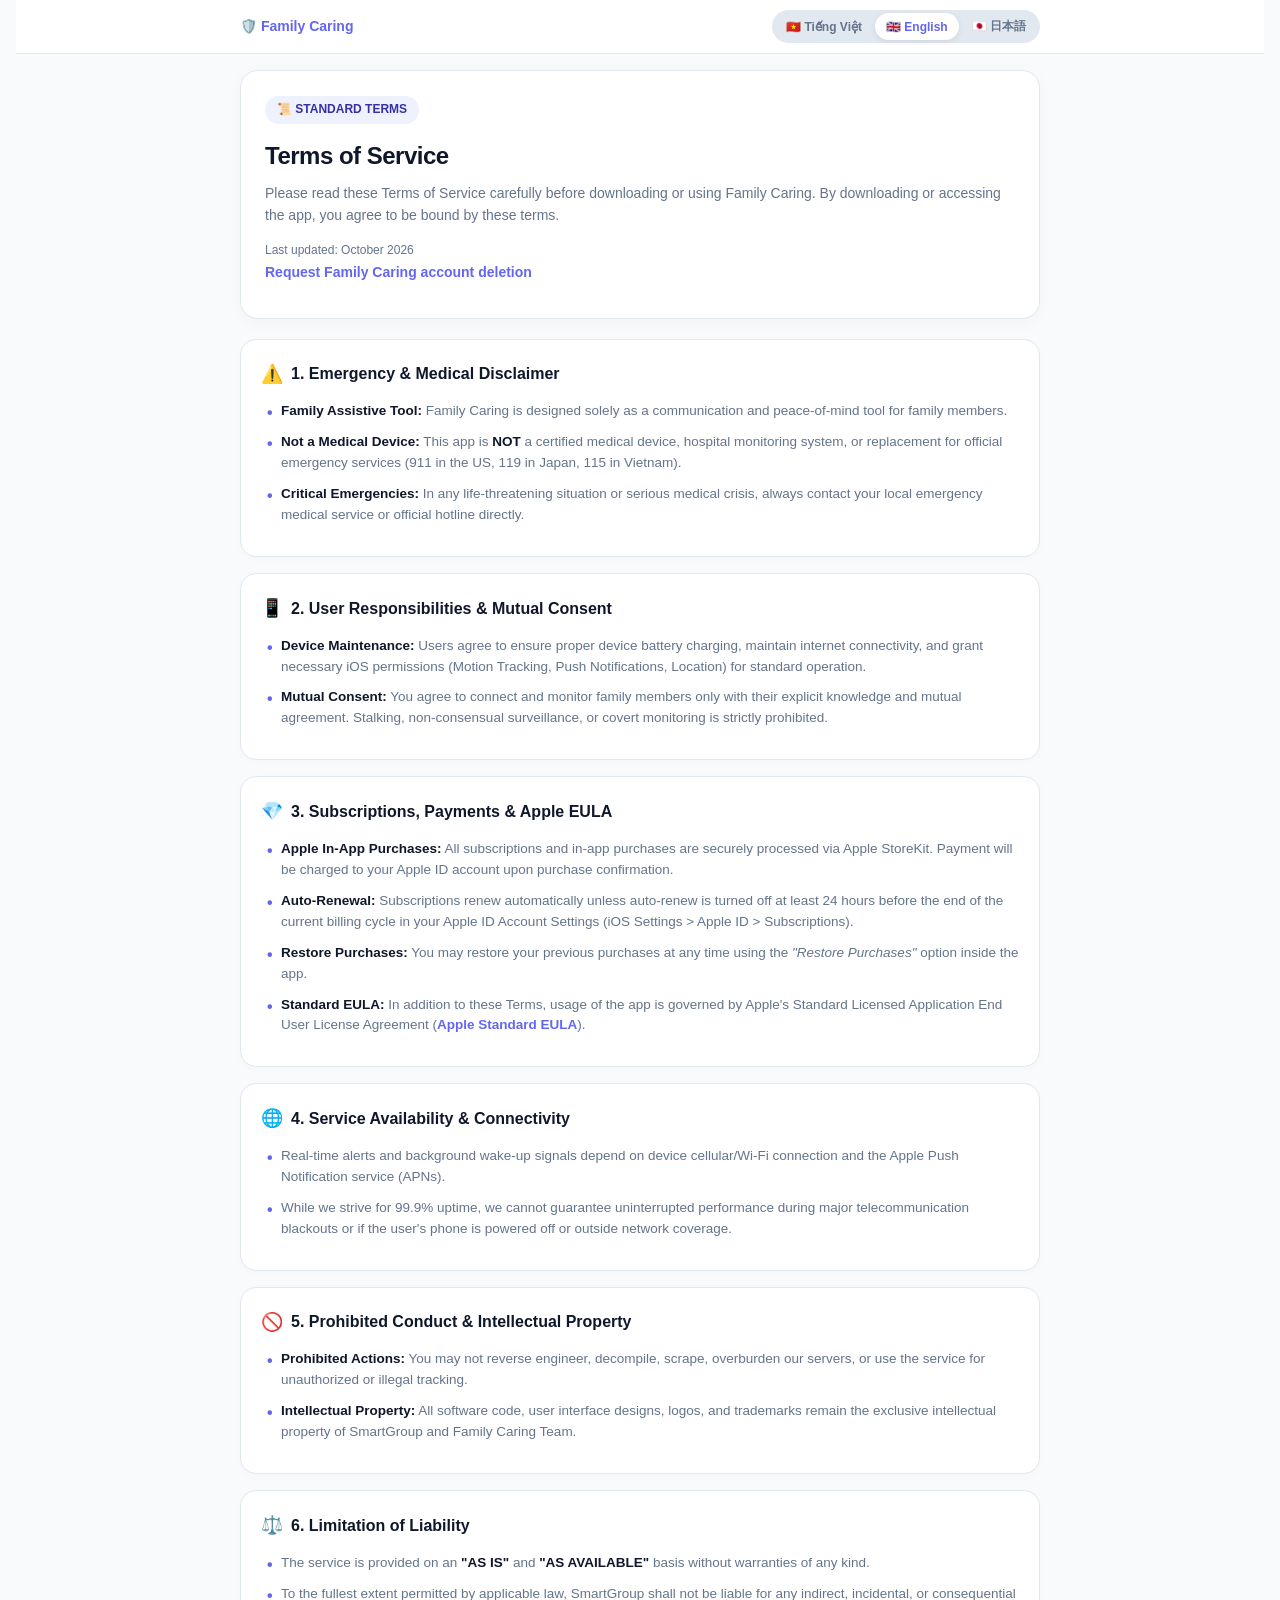
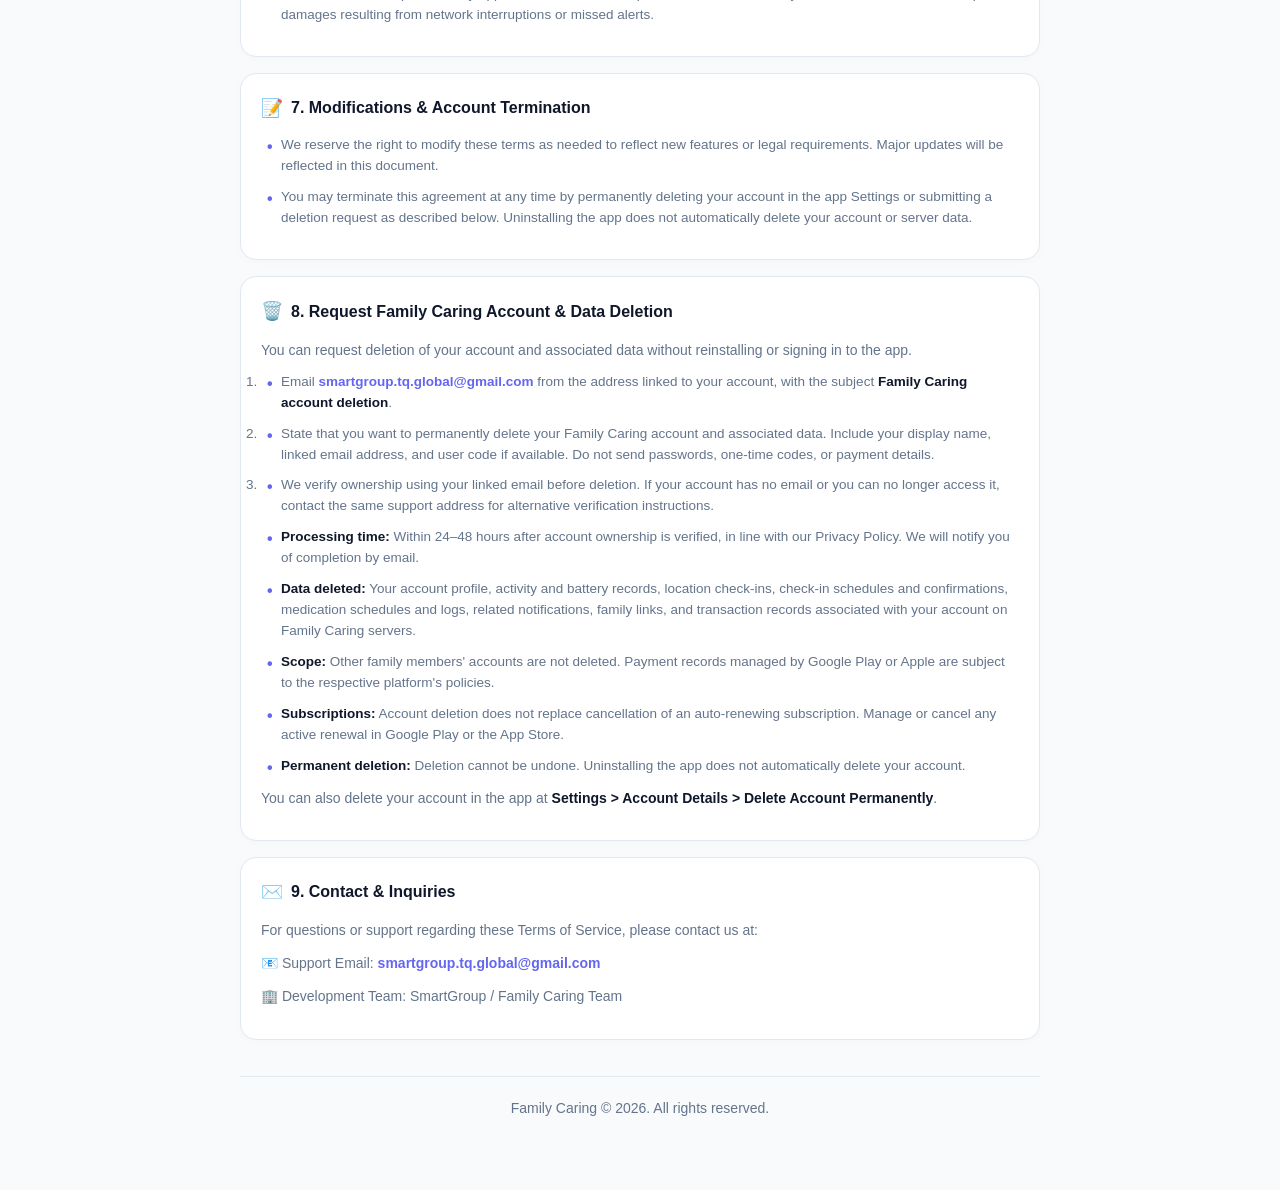
<file: family_care_terms.html>
<!DOCTYPE html>
<html lang="vi">

<head>
    <meta charset="UTF-8">
    <meta name="viewport" content="width=device-width, initial-scale=1.0, maximum-scale=1.0, user-scalable=no">
    <title>Family Caring - Terms of Service / Điều Khoản Dịch Vụ / 利用規約</title>
    <style>
        :root {
            --primary: #6366f1;
            --primary-dark: #4f46e5;
            --emerald: #10b981;
            --bg: #f8fafc;
            --card-bg: #ffffff;
            --text-main: #0f172a;
            --text-muted: #64748b;
            --border: #e2e8f0;
            --badge-bg: #eef2ff;
            --badge-text: #3730a3;
            --lang-bar-bg: rgba(255, 255, 255, 0.88);
        }

        @media (prefers-color-scheme: dark) {
            :root {
                --bg: #0b1329;
                --card-bg: #152238;
                --text-main: #f8fafc;
                --text-muted: #94a3b8;
                --border: #1e293b;
                --badge-bg: #312e81;
                --badge-text: #c7d2fe;
                --lang-bar-bg: rgba(21, 34, 56, 0.88);
            }
        }

        * {
            box-sizing: border-box;
            margin: 0;
            padding: 0;
        }

        body {
            font-family: -apple-system, BlinkMacSystemFont, "Hiragino Sans", "Hiragino Kaku Gothic ProN", "Yu Gothic", "SF Pro Display", "SF Pro Text", "Segoe UI", Roboto, Helvetica, Arial, sans-serif;
            background-color: var(--bg);
            color: var(--text-main);
            line-height: 1.65;
            padding: 0 16px 60px;
            -webkit-font-smoothing: antialiased;
        }

        .section-card[id^="delete-account-"] {
            scroll-margin-top: 110px;
        }

        /* Sticky Top Language Switcher Bar */
        .sticky-top-bar {
            position: sticky;
            top: 0;
            z-index: 100;
            background: var(--lang-bar-bg);
            backdrop-filter: blur(12px);
            -webkit-backdrop-filter: blur(12px);
            padding: 10px 0;
            margin-bottom: 16px;
            border-bottom: 1px solid var(--border);
        }

        .bar-inner {
            max-width: 800px;
            margin: 0 auto;
            display: flex;
            justify-content: space-between;
            align-items: center;
            gap: 12px;
            flex-wrap: wrap;
        }

        .brand-logo {
            font-size: 14px;
            font-weight: 800;
            color: var(--primary);
            display: flex;
            align-items: center;
            gap: 6px;
        }

        .lang-switch-group {
            display: inline-flex;
            background: var(--border);
            padding: 3px;
            border-radius: 20px;
            gap: 2px;
        }

        .lang-btn {
            background: transparent;
            border: none;
            color: var(--text-muted);
            padding: 5px 11px;
            border-radius: 16px;
            font-size: 12px;
            font-weight: 600;
            cursor: pointer;
            transition: all 0.2s ease;
            white-space: nowrap;
        }

        .lang-btn.active {
            background: var(--card-bg);
            color: var(--primary);
            box-shadow: 0 2px 6px rgba(0, 0, 0, 0.08);
            font-weight: 700;
        }

        .container {
            max-width: 800px;
            margin: 0 auto;
        }

        /* Header Hero */
        .hero {
            background: var(--card-bg);
            border: 1px solid var(--border);
            border-radius: 18px;
            padding: 24px;
            margin-bottom: 20px;
            box-shadow: 0 4px 16px rgba(0, 0, 0, 0.03);
        }

        .hero-badge {
            display: inline-flex;
            align-items: center;
            gap: 6px;
            background: var(--badge-bg);
            color: var(--badge-text);
            padding: 4px 12px;
            border-radius: 20px;
            font-size: 12px;
            font-weight: 700;
            margin-bottom: 12px;
        }

        h1 {
            font-size: 24px;
            font-weight: 800;
            margin-bottom: 8px;
            color: var(--text-main);
            letter-spacing: -0.5px;
        }

        .hero-desc {
            color: var(--text-muted);
            font-size: 14px;
            line-height: 1.55;
        }

        .date-tag {
            font-size: 12px;
            color: var(--text-muted);
            margin-top: 14px;
            display: block;
            font-weight: 500;
        }

        /* Content Sections */
        .section-card {
            background: var(--card-bg);
            border: 1px solid var(--border);
            border-radius: 16px;
            padding: 20px;
            margin-bottom: 16px;
            box-shadow: 0 2px 8px rgba(0, 0, 0, 0.02);
        }

        h2 {
            font-size: 16px;
            font-weight: 700;
            margin-bottom: 12px;
            display: flex;
            align-items: center;
            gap: 8px;
            color: var(--text-main);
        }

        .icon {
            font-size: 18px;
        }

        p {
            font-size: 14px;
            color: var(--text-muted);
            margin-bottom: 10px;
        }

        ul {
            list-style: none;
            padding: 0;
            margin: 0;
        }

        li {
            font-size: 13.5px;
            color: var(--text-muted);
            margin-bottom: 10px;
            padding-left: 20px;
            position: relative;
            line-height: 1.55;
        }

        li::before {
            content: "•";
            position: absolute;
            left: 6px;
            color: var(--primary);
            font-weight: bold;
            font-size: 16px;
        }

        strong {
            color: var(--text-main);
            font-weight: 600;
        }

        code {
            background: var(--border);
            padding: 2px 6px;
            border-radius: 4px;
            font-size: 12.5px;
            font-family: ui-monospace, SFMono-Regular, Menlo, Monaco, Consolas, monospace;
        }

        a {
            color: var(--primary);
            text-decoration: none;
            font-weight: 600;
        }

        a:hover {
            text-decoration: underline;
        }

        .footer {
            text-align: center;
            font-size: 12px;
            color: var(--text-muted);
            margin-top: 36px;
            padding-top: 20px;
            border-top: 1px solid var(--border);
        }

        .fade-in {
            animation: fadeIn 0.25s ease-in-out;
        }

        @keyframes fadeIn {
            from {
                opacity: 0;
                transform: translateY(4px);
            }

            to {
                opacity: 1;
                transform: translateY(0);
            }
        }

        .hidden {
            display: none !important;
        }
    </style>
</head>

<body>
    <!-- Sticky Top Navigation &amp; Language Switcher -->
    <div class="sticky-top-bar">
        <div class="bar-inner">
            <div class="brand-logo">
                <span>🛡️ Family Caring</span>
            </div>
            <div class="lang-switch-group">
                <button class="lang-btn active" id="btn-vi" onclick="setLang('vi')">🇻🇳 Tiếng Việt</button>
                <button class="lang-btn" id="btn-en" onclick="setLang('en')">🇬🇧 English</button>
                <button class="lang-btn" id="btn-ja" onclick="setLang('ja')">🇯🇵 日本語</button>
            </div>
        </div>
    </div>

    <div class="container">
        <!-- ========================================== -->
        <!-- VIETNAMESE CONTENT                         -->
        <!-- ========================================== -->
        <div id="content-vi" class="fade-in">
            <div class="hero">
                <span class="hero-badge">📜 ĐIỀU KHOẢN TIÊU CHUẨN</span>
                <h1>Điều Khoản Dịch Vụ</h1>
                <p class="hero-desc">Vui lòng đọc kỹ các điều khoản này trước khi tải xuống và sử dụng ứng dụng Family Caring.
                    Việc tiếp tục sử dụng đồng nghĩa bạn đồng ý với toàn bộ các quy định dưới đây.</p>
                <span class="date-tag">Cập nhật lần cuối: Tháng 10 năm 2026</span>
                <p><a href="#delete-account">Yêu cầu xóa tài khoản Family Caring</a></p>
            </div>

            <div class="section-card">
                <h2><span class="icon">⚠️</span> 1. Miễn Trừ Trách Nhiệm Y Tế &amp; Cứu Hộ Khẩn Cấp</h2>
                <ul>
                    <li><strong>Công cụ hỗ trợ gia đình:</strong> Family Caring được phát triển như một công cụ hỗ trợ liên
                        lạc và mang lại sự an tâm cho các thành viên trong gia đình.</li>
                    <li><strong>Không thay thế thiết bị y tế:</strong> Ứng dụng <strong>KHÔNG</strong> phải là thiết bị y tế,
                        hệ thống giám sát bệnh viện và <strong>KHÔNG</strong> thay thế các dịch vụ cứu hộ khẩn cấp chính thức
                        (115 tại Việt Nam, 119 tại Nhật Bản, 911 tại Hoa Kỳ).</li>
                    <li><strong>Tình huống nguy cấp:</strong> Khi người thân gặp biến cố sức khỏe nghiêm trọng hoặc tình huống
                        đe dọa tính mạng, hãy luôn gọi ngay cho cơ quan y tế địa phương hoặc đường dây nóng cứu hộ khẩn cấp
                        thay vì phụ thuộc vào ứng dụng.</li>
                </ul>
            </div>

            <div class="section-card">
                <h2><span class="icon">📱</span> 2. Trách Nhiệm Người Dùng &amp; Sự Đồng Thuận Gia Đình</h2>
                <ul>
                    <li><strong>Duy trì thiết bị hoạt động:</strong> Người dùng có trách nhiệm giữ điện thoại/đồng hồ được sạc
                        pin đầy đủ, duy trì kết nối Internet và cấp các quyền cảm biến cần thiết (Đếm bước chân, Thông báo
                        đẩy, Định vị an toàn khi cần).</li>
                    <li><strong>Sự đồng thuận tuyệt đối:</strong> Bạn cam kết chỉ kết nối và xem thông tin của người thân khi
                        đã có sự đồng ý rõ ràng và thống nhất từ phía họ. Nghiêm cấm mọi hành vi sử dụng ứng dụng vào mục đích
                        theo dõi lén lút, rình rập hoặc xâm phạm quyền riêng tư bất hợp pháp.</li>
                </ul>
            </div>

            <div class="section-card">
                <h2><span class="icon">💎</span> 3. Gói Đăng Ký, Thanh Toán &amp; Thỏa Thuận Apple EULA</h2>
                <ul>
                    <li><strong>Thanh toán qua Apple StoreKit:</strong> Mọi giao dịch mua hàng hoặc gói đăng ký nâng cao
                        (Subscription) trong ứng dụng đều được xử lý và bảo mật qua Apple App Store. Khoản phí sẽ được tính
                        vào tài khoản Apple ID của bạn khi xác nhận mua.</li>
                    <li><strong>Tự động gia hạn:</strong> Gói đăng ký sẽ tự động gia hạn trừ khi bạn hủy trước ít nhất 24 giờ
                        so với thời điểm kết thúc kỳ cước hiện tại trong phần cài đặt tài khoản Apple ID của bạn (Cài đặt iOS >
                        Apple ID > Gói đăng ký).</li>
                    <li><strong>Khôi phục giao dịch:</strong> Bạn có thể khôi phục lại các gói đăng ký đã mua bất kỳ lúc nào qua
                        nút <em>"Khôi phục giao dịch (Restore Purchases)"</em> trong ứng dụng.</li>
                    <li><strong>Thỏa thuận bản quyền người dùng cuối (EULA):</strong> Việc sử dụng ứng dụng được điều chỉnh bởi
                        Điều khoản dịch vụ này và Thỏa thuận cấp phép tiêu chuẩn của Apple (<a
                            href="https://www.apple.com/legal/internet-services/itunes/dev/stdeula/" target="_blank"
                            rel="noopener">Apple Standard EULA</a>).</li>
                </ul>
            </div>

            <div class="section-card">
                <h2><span class="icon">🌐</span> 4. Tính Sẵn Sàng Của Dịch Vụ &amp; Viễn Thông</h2>
                <ul>
                    <li>Thông báo đẩy và đánh thức ngầm phụ thuộc vào hạ tầng mạng viễn thông (Wi-Fi, 4G, 5G) và dịch vụ Apple
                        Push Notification service (APNs).</li>
                    <li>Chúng tôi nỗ lực duy trì độ sẵn sàng 99.9% của hệ thống máy chủ, tuy nhiên không chịu trách nhiệm đối
                        với các sự cố gián đoạn do nhà mạng viễn thông, thiết bị hết pin, tắt nguồn hoặc vào khu vực mất sóng.</li>
                </ul>
            </div>

            <div class="section-card">
                <h2><span class="icon">🚫</span> 5. Hành Vi Bị Nghiêm Cấm &amp; Sở Hữu Trí Tuệ</h2>
                <ul>
                    <li><strong>Hành vi cấm:</strong> Nghiêm cấm hành vi dịch ngược (reverse engineering), can thiệp mã nguồn,
                        tấn công gây quá tải máy chủ, cào dữ liệu trái phép hoặc sử dụng ứng dụng cho các hành vi vi phạm pháp luật.</li>
                    <li><strong>Sở hữu trí tuệ:</strong> Toàn bộ giao diện, hình ảnh, nhãn hiệu, logic nghiệp vụ và mã nguồn
                        của ứng dụng thuộc quyền sở hữu trí tuệ độc quyền của SmartGroup và Family Caring Team.</li>
                </ul>
            </div>

            <div class="section-card">
                <h2><span class="icon">⚖️</span> 6. Giới Hạn Trách Nhiệm Pháp Lý</h2>
                <ul>
                    <li>Dịch vụ được cung cấp trên nguyên tắc <strong>"NGUYÊN TRẠNG" (AS IS)</strong> và <strong>"TÙY THEO
                            KHẢ NĂNG SẴN CÓ" (AS AVAILABLE)</strong>.</li>
                    <li>Trong phạm vi pháp luật cho phép, nhà phát triển không chịu trách nhiệm bồi thường đối với các thiệt hại
                        gián tiếp, ngẫu nhiên hoặc do nguyên nhân bất khả kháng xuất phát từ việc mất kết nối mạng hay chậm trễ
                        thông báo.</li>
                </ul>
            </div>

            <div class="section-card">
                <h2><span class="icon">📝</span> 7. Chấm Dứt Sử Dụng &amp; Thay Đổi Điều Khoản</h2>
                <ul>
                    <li>Chúng tôi có quyền điều chỉnh nội dung điều khoản để phù hợp với các bản cập nhật tính năng mới hoặc quy
                        định pháp lý. Các thay đổi quan trọng sẽ được cập nhật công khai trên tài liệu này.</li>
                    <li>Bạn có thể chấm dứt thỏa thuận sử dụng bất kỳ lúc nào bằng cách xóa tài khoản vĩnh viễn tại mục Cài đặt
                        trong ứng dụng hoặc gửi yêu cầu theo hướng dẫn bên dưới. Gỡ cài đặt ứng dụng không tự động xóa tài khoản
                        hoặc dữ liệu trên máy chủ.</li>
                </ul>
            </div>

            <div class="section-card" id="delete-account-vi">
                <h2><span class="icon">🗑️</span> 8. Yêu Cầu Xóa Tài Khoản &amp; Dữ Liệu Family Caring</h2>
                <p>Bạn có thể yêu cầu xóa tài khoản và dữ liệu liên quan mà không cần cài lại hoặc đăng nhập ứng dụng.</p>
                <ol>
                    <li>Gửi email từ địa chỉ đã liên kết với tài khoản đến
                        <a href="mailto:smartgroup.tq.global@gmail.com?subject=Family%20Caring%20account%20deletion">smartgroup.tq.global@gmail.com</a>,
                        với tiêu đề <strong>Family Caring account deletion</strong>.</li>
                    <li>Ghi rõ bạn muốn xóa vĩnh viễn tài khoản Family Caring và dữ liệu liên quan; cung cấp tên hiển thị,
                        email liên kết và mã người dùng nếu còn lưu. Không gửi mật khẩu, mã OTP hoặc thông tin thanh toán.</li>
                    <li>Chúng tôi xác minh quyền sở hữu qua email liên kết trước khi xóa. Nếu tài khoản không có email hoặc bạn
                        không còn truy cập được email, hãy liên hệ cùng địa chỉ hỗ trợ để được hướng dẫn xác minh khác.</li>
                </ol>
                <ul>
                    <li><strong>Thời gian xử lý:</strong> Trong vòng 24–48 giờ sau khi xác minh bạn là chủ tài khoản,
                        theo Chính sách quyền riêng tư. Chúng tôi thông báo kết quả qua email.</li>
                    <li><strong>Dữ liệu được xóa:</strong> Hồ sơ tài khoản, lịch sử hoạt động và mức pin, vị trí điểm danh,
                        mốc xác nhận và lịch sử xác nhận, lịch thuốc và lịch sử uống thuốc, thông báo liên quan,
                        liên kết gia đình và bản ghi giao dịch gắn với tài khoản trên máy chủ Family Caring.</li>
                    <li><strong>Phạm vi:</strong> Tài khoản của các thành viên gia đình khác không bị xóa.
                        Hồ sơ thanh toán do Google Play hoặc Apple quản lý tuân theo chính sách của nền tảng tương ứng.</li>
                    <li><strong>Gói đăng ký:</strong> Xóa tài khoản không thay thế việc hủy gia hạn gói đăng ký.
                        Nếu có gói đang gia hạn, hãy quản lý hoặc hủy trong Google Play hoặc App Store.</li>
                    <li><strong>Không thể khôi phục:</strong> Việc xóa là vĩnh viễn. Gỡ app không tự động xóa tài khoản.</li>
                </ul>
                <p>Bạn cũng có thể xóa trực tiếp tại <strong>Cài đặt &gt; Chi tiết tài khoản &gt; Xóa tài khoản vĩnh viễn</strong>.</p>
            </div>

            <div class="section-card">
                <h2><span class="icon">✉️</span> 9. Hỗ Trợ &amp; Khiếu Nại</h2>
                <p>Mọi thắc mắc, đóng góp ý kiến hoặc yêu cầu hỗ trợ về Điều khoản dịch vụ, xin gửi về:</p>
                <p>📧 Email hỗ trợ: <strong><a href="mailto:smartgroup.tq.global@gmail.com">smartgroup.tq.global@gmail.com</a></strong></p>
                <p>🏢 Đội ngũ phát triển: SmartGroup / Family Caring Team</p>
            </div>
        </div>

        <!-- ========================================== -->
        <!-- ENGLISH CONTENT                            -->
        <!-- ========================================== -->
        <div id="content-en" class="hidden fade-in">
            <div class="hero">
                <span class="hero-badge">📜 STANDARD TERMS</span>
                <h1>Terms of Service</h1>
                <p class="hero-desc">Please read these Terms of Service carefully before downloading or using Family Caring.
                    By downloading or accessing the app, you agree to be bound by these terms.</p>
                <span class="date-tag">Last updated: October 2026</span>
                <p><a href="#delete-account">Request Family Caring account deletion</a></p>
            </div>

            <div class="section-card">
                <h2><span class="icon">⚠️</span> 1. Emergency &amp; Medical Disclaimer</h2>
                <ul>
                    <li><strong>Family Assistive Tool:</strong> Family Caring is designed solely as a communication and
                        peace-of-mind tool for family members.</li>
                    <li><strong>Not a Medical Device:</strong> This app is <strong>NOT</strong> a certified medical device,
                        hospital monitoring system, or replacement for official emergency services (911 in the US, 119 in
                        Japan, 115 in Vietnam).</li>
                    <li><strong>Critical Emergencies:</strong> In any life-threatening situation or serious medical crisis,
                        always contact your local emergency medical service or official hotline directly.</li>
                </ul>
            </div>

            <div class="section-card">
                <h2><span class="icon">📱</span> 2. User Responsibilities &amp; Mutual Consent</h2>
                <ul>
                    <li><strong>Device Maintenance:</strong> Users agree to ensure proper device battery charging, maintain
                        internet connectivity, and grant necessary iOS permissions (Motion Tracking, Push Notifications,
                        Location) for standard operation.</li>
                    <li><strong>Mutual Consent:</strong> You agree to connect and monitor family members only with their
                        explicit knowledge and mutual agreement. Stalking, non-consensual surveillance, or covert monitoring
                        is strictly prohibited.</li>
                </ul>
            </div>

            <div class="section-card">
                <h2><span class="icon">💎</span> 3. Subscriptions, Payments &amp; Apple EULA</h2>
                <ul>
                    <li><strong>Apple In-App Purchases:</strong> All subscriptions and in-app purchases are securely processed
                        via Apple StoreKit. Payment will be charged to your Apple ID account upon purchase confirmation.</li>
                    <li><strong>Auto-Renewal:</strong> Subscriptions renew automatically unless auto-renew is turned off at least
                        24 hours before the end of the current billing cycle in your Apple ID Account Settings (iOS Settings >
                        Apple ID > Subscriptions).</li>
                    <li><strong>Restore Purchases:</strong> You may restore your previous purchases at any time using the
                        <em>"Restore Purchases"</em> option inside the app.</li>
                    <li><strong>Standard EULA:</strong> In addition to these Terms, usage of the app is governed by Apple's
                        Standard Licensed Application End User License Agreement (<a
                            href="https://www.apple.com/legal/internet-services/itunes/dev/stdeula/" target="_blank"
                            rel="noopener">Apple Standard EULA</a>).</li>
                </ul>
            </div>

            <div class="section-card">
                <h2><span class="icon">🌐</span> 4. Service Availability &amp; Connectivity</h2>
                <ul>
                    <li>Real-time alerts and background wake-up signals depend on device cellular/Wi-Fi connection and the
                        Apple Push Notification service (APNs).</li>
                    <li>While we strive for 99.9% uptime, we cannot guarantee uninterrupted performance during major
                        telecommunication blackouts or if the user's phone is powered off or outside network coverage.</li>
                </ul>
            </div>

            <div class="section-card">
                <h2><span class="icon">🚫</span> 5. Prohibited Conduct &amp; Intellectual Property</h2>
                <ul>
                    <li><strong>Prohibited Actions:</strong> You may not reverse engineer, decompile, scrape, overburden our
                        servers, or use the service for unauthorized or illegal tracking.</li>
                    <li><strong>Intellectual Property:</strong> All software code, user interface designs, logos, and trademarks
                        remain the exclusive intellectual property of SmartGroup and Family Caring Team.</li>
                </ul>
            </div>

            <div class="section-card">
                <h2><span class="icon">⚖️</span> 6. Limitation of Liability</h2>
                <ul>
                    <li>The service is provided on an <strong>"AS IS"</strong> and <strong>"AS AVAILABLE"</strong> basis
                        without warranties of any kind.</li>
                    <li>To the fullest extent permitted by applicable law, SmartGroup shall not be liable for any indirect,
                        incidental, or consequential damages resulting from network interruptions or missed alerts.</li>
                </ul>
            </div>

            <div class="section-card">
                <h2><span class="icon">📝</span> 7. Modifications &amp; Account Termination</h2>
                <ul>
                    <li>We reserve the right to modify these terms as needed to reflect new features or legal requirements.
                        Major updates will be reflected in this document.</li>
                    <li>You may terminate this agreement at any time by permanently deleting your account in the app Settings
                        or submitting a deletion request as described below. Uninstalling the app does not automatically delete
                        your account or server data.</li>
                </ul>
            </div>

            <div class="section-card" id="delete-account-en">
                <h2><span class="icon">🗑️</span> 8. Request Family Caring Account &amp; Data Deletion</h2>
                <p>You can request deletion of your account and associated data without reinstalling or signing in to the app.</p>
                <ol>
                    <li>Email
                        <a href="mailto:smartgroup.tq.global@gmail.com?subject=Family%20Caring%20account%20deletion">smartgroup.tq.global@gmail.com</a>
                        from the address linked to your account, with the subject <strong>Family Caring account deletion</strong>.</li>
                    <li>State that you want to permanently delete your Family Caring account and associated data. Include your
                        display name, linked email address, and user code if available. Do not send passwords, one-time codes,
                        or payment details.</li>
                    <li>We verify ownership using your linked email before deletion. If your account has no email or you can
                        no longer access it, contact the same support address for alternative verification instructions.</li>
                </ol>
                <ul>
                    <li><strong>Processing time:</strong> Within 24–48 hours after account ownership is verified, in line with
                        our Privacy Policy. We will notify you of completion by email.</li>
                    <li><strong>Data deleted:</strong> Your account profile, activity and battery records, location check-ins,
                        check-in schedules and confirmations, medication schedules and logs, related notifications, family
                        links, and transaction records associated with your account on Family Caring servers.</li>
                    <li><strong>Scope:</strong> Other family members' accounts are not deleted. Payment records managed by
                        Google Play or Apple are subject to the respective platform's policies.</li>
                    <li><strong>Subscriptions:</strong> Account deletion does not replace cancellation of an auto-renewing
                        subscription. Manage or cancel any active renewal in Google Play or the App Store.</li>
                    <li><strong>Permanent deletion:</strong> Deletion cannot be undone. Uninstalling the app does not
                        automatically delete your account.</li>
                </ul>
                <p>You can also delete your account in the app at <strong>Settings &gt; Account Details &gt; Delete Account Permanently</strong>.</p>
            </div>

            <div class="section-card">
                <h2><span class="icon">✉️</span> 9. Contact &amp; Inquiries</h2>
                <p>For questions or support regarding these Terms of Service, please contact us at:</p>
                <p>📧 Support Email: <strong><a href="mailto:smartgroup.tq.global@gmail.com">smartgroup.tq.global@gmail.com</a></strong></p>
                <p>🏢 Development Team: SmartGroup / Family Caring Team</p>
            </div>
        </div>

        <!-- ========================================== -->
        <!-- JAPANESE CONTENT (日本語)                   -->
        <!-- ========================================== -->
        <div id="content-ja" class="hidden fade-in">
            <div class="hero">
                <span class="hero-badge">📜 利用規約・重要事項</span>
                <h1>利用規約</h1>
                <p class="hero-desc">Family Caring（ファミリーケア）をご利用いただきありがとうございます。
                    本アプリをダウンロードまたはご利用になる前に、本利用規約をよくお読みください。ご利用を継続することにより、本規約に同意したものとみなされます。</p>
                <span class="date-tag">最終更新日：2026年10月</span>
                <p><a href="#delete-account">Family Caringのアカウント削除を依頼</a></p>
            </div>

            <div class="section-card">
                <h2><span class="icon">⚠️</span> 1. 緊急対応および医療に関する免責事項</h2>
                <ul>
                    <li><strong>家族向け安心支援ツール：</strong>Family Caringは、ご家族間の連絡および日常の安否確認をサポートするための補助ツールです。</li>
                    <li><strong>医療機器ではありません：</strong>本アプリは<strong>医療機器、病院用バイタル監視システム、または119番（消防・救急）等の公的緊急通報サービスに代わるものではありません</strong>。</li>
                    <li><strong>緊急時の対応：</strong>生命に関わる緊急事態や重大な体調不良が発生した場合は、アプリに依存せず、直ちに119番通報または最寄りの医療機関へ直接ご連絡ください。</li>
                </ul>
            </div>

            <div class="section-card">
                <h2><span class="icon">📱</span> 2. ユーザーの責任と家族間の合意</h2>
                <ul>
                    <li><strong>端末環境の維持：</strong>ユーザーは、対象端末が正常に充電され、インターネット通信が可能であり、必要な権限（モーションとフィットネス、通知、位置情報）が有効になっている状態を維持する責任を負います。</li>
                    <li><strong>家族間の明確な合意：</strong>本アプリによる見守りおよび位置・活動情報の共有は、必ず双方の事前の明確な同意に基づいて行われるものとします。不正な監視、ストーカー行為、同意のない追跡目的での利用は固く禁止します。</li>
                </ul>
            </div>

            <div class="section-card">
                <h2><span class="icon">💎</span> 3. サブスクリプション、課金およびApple利用規約（EULA）</h2>
                <ul>
                    <li><strong>Apple StoreKitによる安全な決済：</strong>有料プラン（サブスクリプション）の購入およびお支払いは、Apple App Storeを通じて安全に処理され、購入確認時にApple IDアカウントに請求されます。</li>
                    <li><strong>自動更新：</strong>現在の契約期間が終了する24時間以上前に自動更新を解除しない限り、サブスクリプションは自動的に更新されます。iOSの「設定」＞「Apple ID」＞「サブスクリプション」からいつでも解約できます。</li>
                    <li><strong>購入の復元：</strong>機種変更や再インストール時は、アプリ内の<em>「購入の復元（Restore Purchases）」</em>機能により以前購入したプランを復元できます。</li>
                    <li><strong>標準EULAの適用：</strong>本規約に加え、Appleの標準エンドユーザーライセンス契約（<a
                            href="https://www.apple.com/legal/internet-services/itunes/dev/stdeula/" target="_blank"
                            rel="noopener">Apple Standard EULA</a>）が適用されます。</li>
                </ul>
            </div>

            <div class="section-card">
                <h2><span class="icon">🌐</span> 4. サービスの提供状況と通信環境</h2>
                <ul>
                    <li>リアルタイム通知およびバックグラウンド同期は、インターネット通信環境（Wi-Fi / 4G / 5G）およびApple Push Notification service（APNs）の稼働状況に依存します。</li>
                    <li>当社はサーバーの安定稼働に努めますが、通信事業者の回線障害、端末のバッテリー切れ、電源オフ、圏外による通知の遅延や未達について、当社は責任を負いかねます。</li>
                </ul>
            </div>

            <div class="section-card">
                <h2><span class="icon">🚫</span> 5. 禁止事項および知的財産権</h2>
                <ul>
                    <li><strong>禁止行為：</strong>本アプリのリバースエンジニアリング、逆コンパイル、不正アクセス、サーバーへの過剰な負荷、自動スクレイピング、または違法な監視行為を固く禁じます。</li>
                    <li><strong>知的財産権：</strong>本アプリに含まれるプログラムコード、ユーザーインターフェース、デザイン、商標、ロゴ等のすべての知的財産権は、SmartGroupおよび開発チームに帰属します。</li>
                </ul>
            </div>

            <div class="section-card">
                <h2><span class="icon">⚖️</span> 6. 免責事項および責任の制限</h2>
                <ul>
                    <li>本サービスは<strong>「現状有姿（AS IS）」</strong>かつ<strong>「提供可能な範囲」</strong>で提供されます。</li>
                    <li>通信障害、端末のバッテリー切れ、天災等に起因する通知の遅延や不達により生じた間接的・派生的な損害について、当社は適用法令が許容する最大限の範囲において一切の責任を負いません。</li>
                </ul>
            </div>

            <div class="section-card">
                <h2><span class="icon">📝</span> 7. 規約の変更およびアカウントの終了</h2>
                <ul>
                    <li>当社は、法令の改正や機能の改善に伴い、本規約を改定することがあります。重要な変更は本ページにて告知します。</li>
                    <li>ユーザーは、アプリ内の設定からアカウントを完全に削除するか、以下の手順で削除を依頼することにより、いつでも本サービスの利用を終了できます。アプリのアンインストールだけでは、アカウントやサーバー上のデータは削除されません。</li>
                </ul>
            </div>

            <div class="section-card" id="delete-account-ja">
                <h2><span class="icon">🗑️</span> 8. Family Caringのアカウントとデータの削除依頼</h2>
                <p>アプリを再インストールしたり、ログインしたりせずに、アカウントと関連データの削除を依頼できます。</p>
                <ol>
                    <li>アカウントに紐づくメールアドレスから
                        <a href="mailto:smartgroup.tq.global@gmail.com?subject=Family%20Caring%20account%20deletion">smartgroup.tq.global@gmail.com</a>
                        宛てに、件名を<strong>Family Caring account deletion</strong>としてメールを送信してください。</li>
                    <li>Family Caringのアカウントと関連データの完全削除を希望する旨、表示名、登録メールアドレス、お分かりの場合はユーザーコードをご記載ください。パスワード、ワンタイムコード、決済情報は送信しないでください。</li>
                    <li>削除前に、登録メールアドレスを通じて本人確認を行います。メールアドレスが未登録、または利用できない場合も、同じ窓口へご連絡ください。別の本人確認方法をご案内します。</li>
                </ol>
                <ul>
                    <li><strong>処理期間：</strong>プライバシーポリシーに従い、本人確認完了後24〜48時間以内に対応し、完了をメールでお知らせします。</li>
                    <li><strong>削除対象：</strong>Family Caringのサーバー上にあるアカウント情報、活動・バッテリー記録、位置チェックイン、安否確認の予定・確認履歴、服薬予定・記録、関連通知、家族との連携、および当該アカウントに紐づく取引記録です。</li>
                    <li><strong>対象範囲：</strong>他の家族のアカウントは削除されません。Google PlayまたはAppleが管理する決済記録には、各プラットフォームのポリシーが適用されます。</li>
                    <li><strong>定期購入：</strong>アカウントの削除は自動更新の解約手続きの代わりにはなりません。自動更新中の定期購入がある場合は、Google PlayまたはApp Storeで管理・解約してください。</li>
                    <li><strong>復元不可：</strong>削除は取り消せません。アプリのアンインストールだけではアカウントは削除されません。</li>
                </ul>
                <p>アプリ内の<strong>「設定」&gt;「アカウント詳細」&gt;「アカウントを完全に削除」</strong>からも削除できます。</p>
            </div>

            <div class="section-card">
                <h2><span class="icon">✉️</span> 9. お問い合わせ・サポート窓口</h2>
                <p>本利用規約に関するご質問、ご意見、またはサポートのご依頼は、下記窓口までご連絡ください。</p>
                <p>📧 サポートメール：<strong><a href="mailto:smartgroup.tq.global@gmail.com">smartgroup.tq.global@gmail.com</a></strong></p>
                <p>🏢 開発・運営：SmartGroup / Family Caring 開発チーム</p>
            </div>
        </div>

        <div class="footer">
            <p>Family Caring © 2026. All rights reserved.</p>
        </div>
    </div>

    <script>
        function scrollToAccountDeletion() {
            if (window.location.hash !== '#delete-account') return;
            const section = document.getElementById('delete-account-' + document.documentElement.lang);
            if (section) requestAnimationFrame(() => section.scrollIntoView({ block: 'start' }));
        }

        window.addEventListener('hashchange', scrollToAccountDeletion);

        function setLang(lang) {
            const viDiv = document.getElementById('content-vi');
            const enDiv = document.getElementById('content-en');
            const jaDiv = document.getElementById('content-ja');
            const btnVi = document.getElementById('btn-vi');
            const btnEn = document.getElementById('btn-en');
            const btnJa = document.getElementById('btn-ja');

            // Hide all
            viDiv.classList.add('hidden');
            enDiv.classList.add('hidden');
            jaDiv.classList.add('hidden');
            btnVi.classList.remove('active');
            btnEn.classList.remove('active');
            btnJa.classList.remove('active');

            if (lang === 'ja') {
                jaDiv.classList.remove('hidden');
                btnJa.classList.add('active');
                document.documentElement.lang = 'ja';
            } else if (lang === 'en') {
                enDiv.classList.remove('hidden');
                btnEn.classList.add('active');
                document.documentElement.lang = 'en';
            } else {
                viDiv.classList.remove('hidden');
                btnVi.classList.add('active');
                document.documentElement.lang = 'vi';
            }

            try {
                localStorage.setItem('fc_user_lang', lang);
            } catch (e) { }
            scrollToAccountDeletion();
        }

        // Language resolution priority:
        // 1. URL Query Parameter ?lang=vi or ?lang=en or ?lang=ja
        // 2. localStorage saved preference
        // 3. Browser / Device system language
        (function initLanguage() {
            const urlParams = new URLSearchParams(window.location.search);
            const queryLang = urlParams.get('lang');

            if (queryLang && ['vi', 'en', 'ja'].includes(queryLang)) {
                setLang(queryLang);
                return;
            }

            try {
                const savedLang = localStorage.getItem('fc_user_lang');
                if (savedLang && ['vi', 'en', 'ja'].includes(savedLang)) {
                    setLang(savedLang);
                    return;
                }
            } catch (e) { }

            const userLang = (navigator.language || navigator.userLanguage || 'vi').toLowerCase();
            if (userLang.startsWith('ja')) {
                setLang('ja');
            } else if (userLang.startsWith('en')) {
                setLang('en');
            } else {
                setLang('vi');
            }
        })();
    </script>
</body>

</html>
</file>
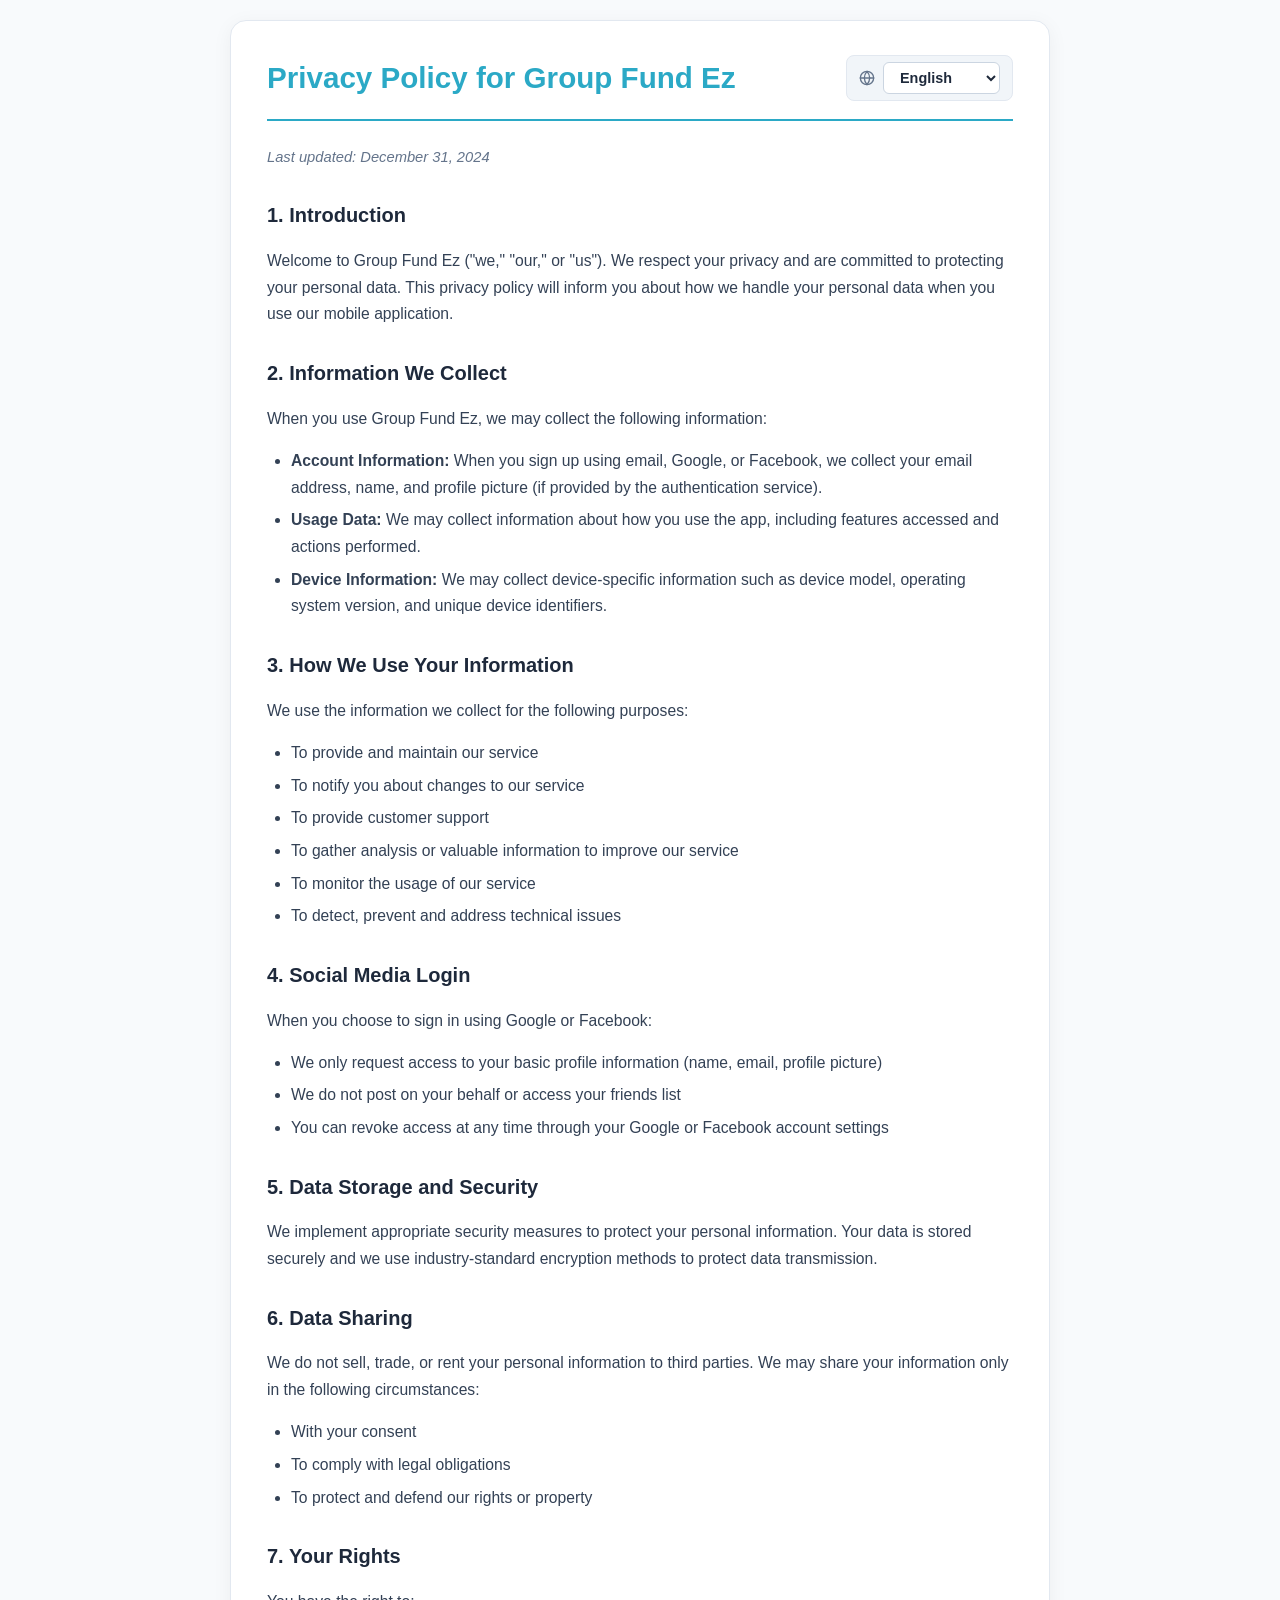
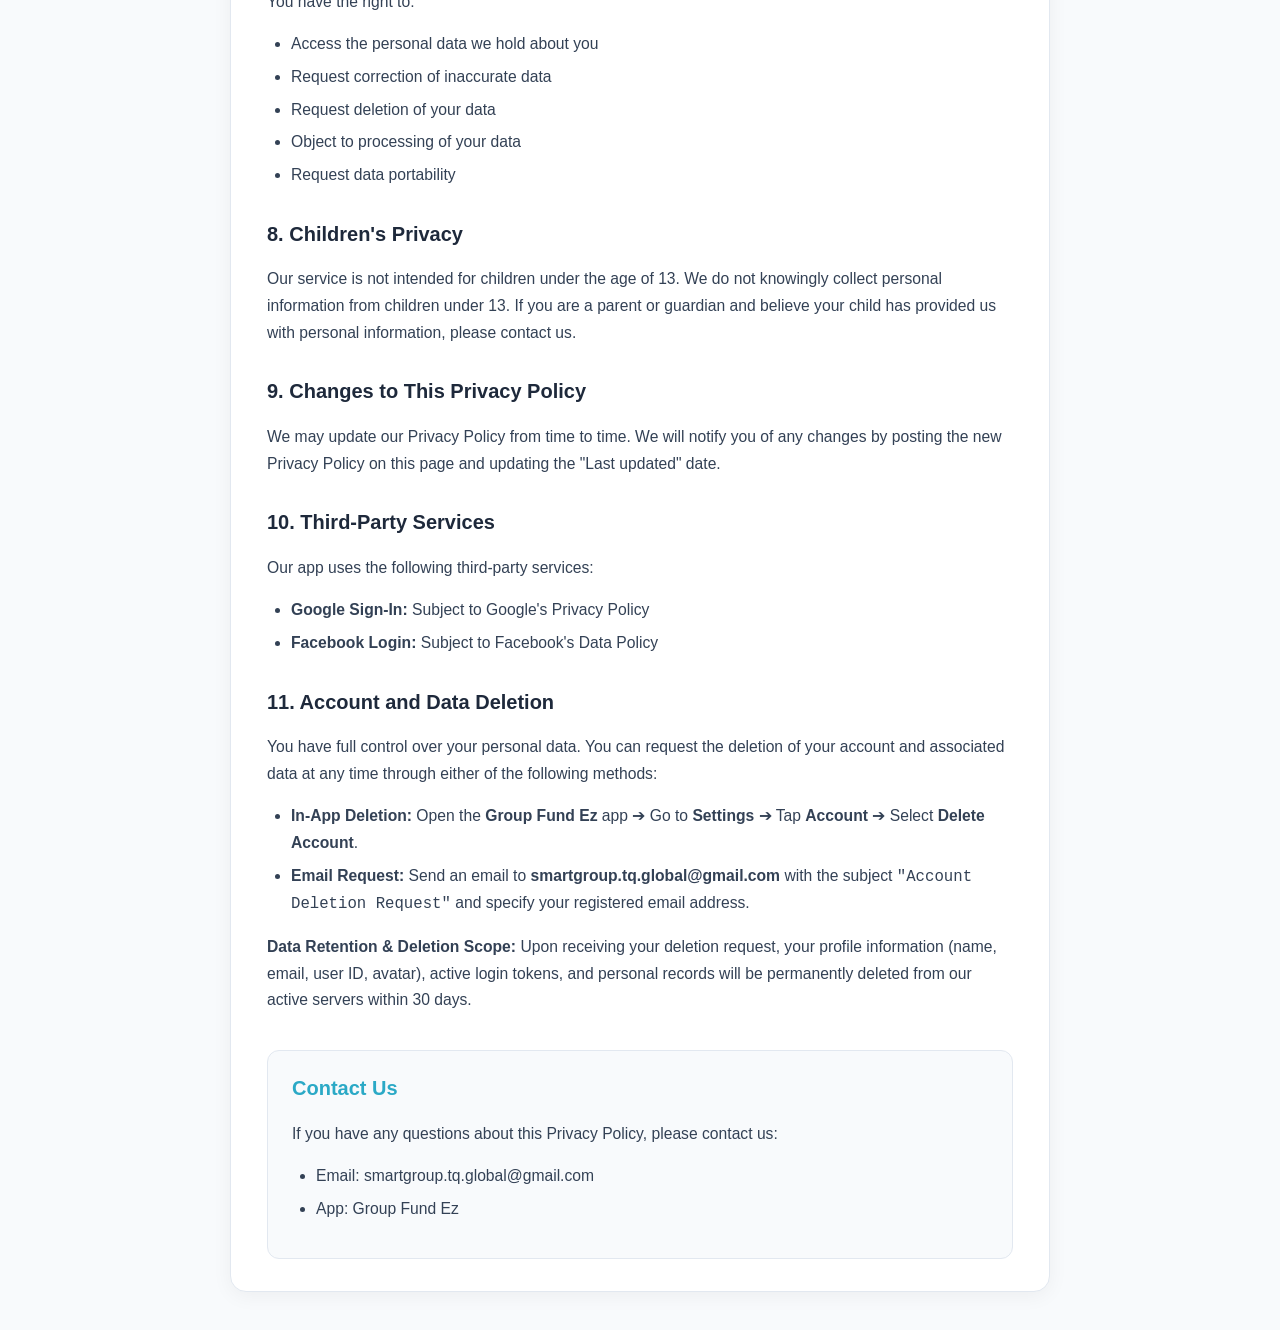
<file: groupfundprivacypolicy.html>
<!DOCTYPE html>
<html lang="en">

<head>
    <meta charset="UTF-8">
    <meta name="viewport" content="width=device-width, initial-scale=1.0">
    <title>Privacy Policy - Group Fund Ez</title>
    <style>
        :root {
            --primary-color: #2BA9C6;
            --primary-dark: #1F7C93;
            --bg-color: #F8FAFC;
            --card-bg: #FFFFFF;
            --text-main: #1E293B;
            --text-muted: #64748B;
            --border-color: #E2E8F0;
        }

        * {
            box-sizing: border-box;
        }

        body {
            font-family: -apple-system, BlinkMacSystemFont, 'Segoe UI', Roboto, Helvetica, Arial, sans-serif;
            line-height: 1.7;
            background-color: var(--bg-color);
            color: var(--text-main);
            margin: 0;
            padding: 20px 16px 40px;
        }

        .container {
            max-width: 820px;
            margin: 0 auto;
            background-color: var(--card-bg);
            padding: 32px 36px;
            border-radius: 16px;
            box-shadow: 0 4px 20px rgba(0, 0, 0, 0.05);
            border: 1px solid var(--border-color);
        }

        .header-bar {
            display: flex;
            justify-content: space-between;
            align-items: center;
            flex-wrap: wrap;
            gap: 16px;
            border-bottom: 2px solid var(--primary-color);
            padding-bottom: 16px;
            margin-bottom: 24px;
        }

        h1 {
            color: var(--primary-color);
            margin: 0;
            font-size: 1.85rem;
            font-weight: 700;
        }

        .lang-selector-wrapper {
            display: flex;
            align-items: center;
            gap: 8px;
            background: #F1F5F9;
            padding: 6px 12px;
            border-radius: 8px;
            border: 1px solid var(--border-color);
        }

        .lang-selector-wrapper label {
            font-size: 0.88rem;
            color: var(--text-muted);
            font-weight: 600;
            display: flex;
            align-items: center;
            gap: 4px;
        }

        select.lang-select {
            padding: 6px 12px;
            border-radius: 6px;
            border: 1px solid #CBD5E1;
            background-color: #FFFFFF;
            color: var(--text-main);
            font-size: 0.9rem;
            font-weight: 600;
            cursor: pointer;
            outline: none;
            transition: all 0.2s ease;
        }

        select.lang-select:focus {
            border-color: var(--primary-color);
            box-shadow: 0 0 0 2px rgba(43, 169, 198, 0.2);
        }

        .last-updated {
            color: var(--text-muted);
            font-style: italic;
            font-size: 0.92rem;
            margin-bottom: 24px;
        }

        h2 {
            color: var(--text-main);
            margin-top: 28px;
            margin-bottom: 12px;
            font-size: 1.25rem;
            font-weight: 700;
        }

        p,
        li {
            font-size: 0.98rem;
            color: #334155;
        }

        ul {
            padding-left: 24px;
            margin-top: 8px;
            margin-bottom: 16px;
        }

        li {
            margin-bottom: 6px;
        }

        .contact {
            background-color: #F8FAFC;
            padding: 20px 24px;
            border-radius: 12px;
            margin-top: 36px;
            border: 1px solid var(--border-color);
        }

        .contact h2 {
            margin-top: 0;
            color: var(--primary-color);
        }

        .lang-content {
            display: none;
        }

        .lang-content.active {
            display: block;
        }

        @media (max-width: 600px) {
            .container {
                padding: 20px 18px;
            }

            .header-bar {
                flex-direction: column;
                align-items: flex-start;
            }

            h1 {
                font-size: 1.45rem;
            }
        }
    </style>
</head>

<body>
    <div class="container">
        <div class="header-bar">
            <h1 id="page-title">Privacy Policy for Group Fund Ez</h1>
            <div class="lang-selector-wrapper">
                <label for="langSelect">
                    <svg width="16" height="16" viewBox="0 0 24 24" fill="none" stroke="currentColor" stroke-width="2"
                        stroke-linecap="round" stroke-linejoin="round">
                        <circle cx="12" cy="12" r="10"></circle>
                        <line x1="2" y1="12" x2="22" y2="12"></line>
                        <path
                            d="M12 2a15.3 15.3 0 0 1 4 10 15.3 15.3 0 0 1-4 10 15.3 15.3 0 0 1-4-10 15.3 15.3 0 0 1 4-10z">
                        </path>
                    </svg>
                </label>
                <select id="langSelect" class="lang-select" onchange="switchLanguage(this.value)">
                    <option value="en">English</option>
                    <option value="vi">Tiếng Việt</option>
                    <option value="ja">日本語</option>
                    <option value="zh">中文 (简体)</option>
                    <option value="fr">Français</option>
                    <option value="es">Español</option>
                </select>
            </div>
        </div>

        <!-- ENGLISH CONTENT -->
        <div id="content-en" class="lang-content">
            <p class="last-updated">Last updated: December 31, 2024</p>

            <h2>1. Introduction</h2>
            <p>Welcome to Group Fund Ez ("we," "our," or "us"). We respect your privacy and are committed to protecting
                your
                personal data. This privacy policy will inform you about how we handle your personal data when you use
                our
                mobile application.</p>

            <h2>2. Information We Collect</h2>
            <p>When you use Group Fund Ez, we may collect the following information:</p>
            <ul>
                <li><strong>Account Information:</strong> When you sign up using email, Google, or Facebook, we collect
                    your
                    email address, name, and profile picture (if provided by the authentication service).</li>
                <li><strong>Usage Data:</strong> We may collect information about how you use the app, including
                    features
                    accessed and actions performed.</li>
                <li><strong>Device Information:</strong> We may collect device-specific information such as device
                    model,
                    operating system version, and unique device identifiers.</li>
            </ul>

            <h2>3. How We Use Your Information</h2>
            <p>We use the information we collect for the following purposes:</p>
            <ul>
                <li>To provide and maintain our service</li>
                <li>To notify you about changes to our service</li>
                <li>To provide customer support</li>
                <li>To gather analysis or valuable information to improve our service</li>
                <li>To monitor the usage of our service</li>
                <li>To detect, prevent and address technical issues</li>
            </ul>

            <h2>4. Social Media Login</h2>
            <p>When you choose to sign in using Google or Facebook:</p>
            <ul>
                <li>We only request access to your basic profile information (name, email, profile picture)</li>
                <li>We do not post on your behalf or access your friends list</li>
                <li>You can revoke access at any time through your Google or Facebook account settings</li>
            </ul>

            <h2>5. Data Storage and Security</h2>
            <p>We implement appropriate security measures to protect your personal information. Your data is stored
                securely and
                we use industry-standard encryption methods to protect data transmission.</p>

            <h2>6. Data Sharing</h2>
            <p>We do not sell, trade, or rent your personal information to third parties. We may share your information
                only in
                the following circumstances:</p>
            <ul>
                <li>With your consent</li>
                <li>To comply with legal obligations</li>
                <li>To protect and defend our rights or property</li>
            </ul>

            <h2>7. Your Rights</h2>
            <p>You have the right to:</p>
            <ul>
                <li>Access the personal data we hold about you</li>
                <li>Request correction of inaccurate data</li>
                <li>Request deletion of your data</li>
                <li>Object to processing of your data</li>
                <li>Request data portability</li>
            </ul>

            <h2>8. Children's Privacy</h2>
            <p>Our service is not intended for children under the age of 13. We do not knowingly collect personal
                information
                from children under 13. If you are a parent or guardian and believe your child has provided us with
                personal
                information, please contact us.</p>

            <h2>9. Changes to This Privacy Policy</h2>
            <p>We may update our Privacy Policy from time to time. We will notify you of any changes by posting the new
                Privacy
                Policy on this page and updating the "Last updated" date.</p>

            <h2>10. Third-Party Services</h2>
            <p>Our app uses the following third-party services:</p>
            <ul>
                <li><strong>Google Sign-In:</strong> Subject to Google's Privacy Policy</li>
                <li><strong>Facebook Login:</strong> Subject to Facebook's Data Policy</li>
            </ul>

            <h2 id="account-deletion">11. Account and Data Deletion</h2>
            <p>You have full control over your personal data. You can request the deletion of your account and
                associated data at any time through either of the following methods:</p>
            <ul>
                <li><strong>In-App Deletion:</strong> Open the <strong>Group Fund Ez</strong> app ➔ Go to
                    <strong>Settings</strong> ➔ Tap <strong>Account</strong> ➔ Select <strong>Delete Account</strong>.
                </li>
                <li><strong>Email Request:</strong> Send an email to <strong>smartgroup.tq.global@gmail.com</strong>
                    with the subject <code>"Account Deletion Request"</code> and specify your registered email address.
                </li>
            </ul>
            <p><strong>Data Retention & Deletion Scope:</strong> Upon receiving your deletion request, your profile
                information (name, email, user ID, avatar), active login tokens, and personal records will be
                permanently deleted from our active servers within 30 days.</p>

            <div class="contact">
                <h2>Contact Us</h2>
                <p>If you have any questions about this Privacy Policy, please contact us:</p>
                <ul>
                    <li>Email: smartgroup.tq.global@gmail.com</li>
                    <li>App: Group Fund Ez</li>
                </ul>
            </div>
        </div>

        <!-- VIETNAMESE CONTENT -->
        <div id="content-vi" class="lang-content">
            <p class="last-updated">Cập nhật lần cuối: Ngày 31 tháng 12 năm 2024</p>

            <h2>1. Giới thiệu</h2>
            <p>Chào mừng bạn đến với Group Fund Ez ("chúng tôi"). Chúng tôi tôn trọng quyền riêng tư của bạn và cam kết
                bảo vệ dữ liệu cá nhân của bạn. Chính sách quyền riêng tư này giải thích cách chúng tôi xử lý dữ liệu cá
                nhân khi bạn sử dụng ứng dụng di động của chúng tôi.</p>

            <h2>2. Thông tin Chúng tôi Thu thập</h2>
            <p>Khi bạn sử dụng Group Fund Ez, chúng tôi có thể thu thập các thông tin sau:</p>
            <ul>
                <li><strong>Thông tin Tài khoản:</strong> Khi bạn đăng ký bằng Email, Google hoặc Facebook, chúng tôi
                    thu thập địa chỉ email, tên và ảnh đại diện (nếu được dịch vụ xác thực cung cấp).</li>
                <li><strong>Dữ liệu Sử dụng:</strong> Chúng tôi có thể thu thập thông tin về cách bạn tương tác với ứng
                    dụng, bao gồm các tính năng được truy cập và thao tác thực hiện.</li>
                <li><strong>Thông tin Thiết bị:</strong> Chúng tôi có thể thu thập thông tin thiết bị như dòng máy,
                    phiên bản hệ điều hành và định danh duy nhất của thiết bị.</li>
            </ul>

            <h2>3. Cách Chúng tôi Sử dụng Thông tin của Bạn</h2>
            <p>Chúng tôi sử dụng thông tin thu thập được cho các mục đích sau:</p>
            <ul>
                <li>Cung cấp và duy trì dịch vụ của chúng tôi</li>
                <li>Thông báo cho bạn về các thay đổi trong dịch vụ</li>
                <li>Hỗ trợ và chăm sóc khách hàng</li>
                <li>Phân tích thông tin để cải thiện chất lượng dịch vụ</li>
                <li>Theo dõi mức độ sử dụng dịch vụ</li>
                <li>Phát hiện, ngăn chặn và xử lý các sự cố kỹ thuật</li>
            </ul>

            <h2>4. Đăng nhập qua Mạng Xã hội</h2>
            <p>Khi bạn chọn đăng nhập bằng Google hoặc Facebook:</p>
            <ul>
                <li>Chúng tôi chỉ yêu cầu quyền truy cập thông tin hồ sơ cơ bản (tên, email, ảnh đại diện)</li>
                <li>Chúng tôi không đăng bài thay mặt bạn hoặc truy cập danh sách bạn bè của bạn</li>
                <li>Bạn có thể hủy quyền truy cập bất kỳ lúc nào thông qua cài đặt tài khoản Google hoặc Facebook của
                    mình</li>
            </ul>

            <h2>5. Lưu trữ và Bảo mật Dữ liệu</h2>
            <p>Chúng tôi áp dụng các biện pháp bảo mật phù hợp để bảo vệ thông tin cá nhân của bạn. Dữ liệu của bạn được
                lưu trữ an toàn và sử dụng các phương thức mã hóa tiêu chuẩn ngành để bảo vệ quá trình truyền tải dữ
                liệu.</p>

            <h2>6. Chia sẻ Dữ liệu</h2>
            <p>Chúng tôi không bán, trao đổi hoặc cho thuê thông tin cá nhân của bạn cho bên thứ ba. Chúng tôi chỉ chia
                sẻ thông tin của bạn trong các trường hợp sau:</p>
            <ul>
                <li>Khi có sự đồng ý của bạn</li>
                <li>Để tuân thủ các nghĩa vụ pháp lý</li>
                <li>Để bảo vệ quyền lợi hoặc tài sản của chúng tôi</li>
            </ul>

            <h2>7. Quyền của Bạn</h2>
            <p>Bạn có các quyền sau:</p>
            <ul>
                <li>Truy cập dữ liệu cá nhân mà chúng tôi lưu trữ về bạn</li>
                <li>Yêu cầu sửa đổi dữ liệu không chính xác</li>
                <li>Yêu cầu xóa dữ liệu của bạn</li>
                <li>Phản đối việc xử lý dữ liệu của bạn</li>
                <li>Yêu cầu di chuyển dữ liệu</li>
            </ul>

            <h2>8. Quyền riêng tư của Trẻ em</h2>
            <p>Dịch vụ của chúng tôi không dành cho trẻ em dưới 13 tuổi. Chúng tôi không cố ý thu thập thông tin cá nhân
                từ trẻ em dưới 13 tuổi. Nếu bạn là cha mẹ hoặc người giám hộ và tin rằng con bạn đã cung cấp thông tin
                cho chúng tôi, vui lòng liên hệ với chúng tôi.</p>

            <h2>9. Thay đổi Chính sách Quyền Riêng tư</h2>
            <p>Chúng tôi có thể cập nhật Chính sách Quyền riêng tư theo thời gian. Chúng tôi sẽ thông báo cho bạn về bất
                kỳ thay đổi nào bằng cách đăng Chính sách Quyền riêng tư mới trên trang này và cập nhật ngày "Cập nhật
                lần cuối".</p>

            <h2>10. Dịch vụ Bên Thứ ba</h2>
            <p>Ứng dụng của chúng tôi sử dụng các dịch vụ bên thứ ba sau:</p>
            <ul>
                <li><strong>Google Sign-In:</strong> Tuân theo Chính sách Quyền riêng tư của Google</li>
                <li><strong>Facebook Login:</strong> Tuân theo Chính sách Dữ liệu của Facebook</li>
            </ul>

            <h2 id="account-deletion-vi">11. Xóa Tài Khoản và Dữ Liệu</h2>
            <p>Bạn có toàn quyền kiểm soát dữ liệu cá nhân của mình. Bạn có thể yêu cầu xóa tài khoản và dữ liệu liên
                quan bất kỳ lúc nào theo các cách sau:</p>
            <ul>
                <li><strong>Thực hiện trong App:</strong> Mở ứng dụng <strong>Group Fund Ez</strong> ➔ Vào <strong>Cài
                        đặt</strong> ➔ Chọn <strong>Tài khoản</strong> ➔ Chọn <strong>Xóa tài khoản</strong>.</li>
                <li><strong>Gửi Yêu cầu qua Email:</strong> Gửi email đến
                    <strong>smartgroup.tq.global@gmail.com</strong> với tiêu đề <code>"Yêu cầu xóa tài khoản"</code> và
                    cung cấp địa chỉ email đã đăng ký.</li>
            </ul>
            <p><strong>Phạm vi và thời gian xóa dữ liệu:</strong> Sau khi nhận được yêu cầu, thông tin hồ sơ của bạn
                (tên, email, ID người dùng, ảnh đại diện) và toàn bộ dữ liệu liên quan sẽ bị xóa vĩnh viễn khỏi server
                trong vòng 30 ngày.</p>

            <div class="contact">
                <h2>Liên hệ Với Chúng tôi</h2>
                <p>Nếu bạn có bất kỳ câu hỏi nào về Chính sách Quyền riêng tư này, vui lòng liên hệ:</p>
                <ul>
                    <li>Email: smartgroup.tq.global@gmail.com</li>
                    <li>Ứng dụng: Group Fund Ez</li>
                </ul>
            </div>
        </div>

        <!-- JAPANESE CONTENT -->
        <div id="content-ja" class="lang-content">
            <p class="last-updated">最終更新日：2024年12月31日</p>

            <h2>1. はじめに</h2>
            <p>Group Fund
                Ez（以下「当サービス」）へようこそ。私たちはユーザーのプライバシーを尊重し、個人データの保護に努めています。本プライバシーポリシーでは、アプリ利用時における個人データの取り扱いについて説明します。</p>

            <h2>2. 収集する情報</h2>
            <p>Group Fund Ezをご利用いただく際、以下の情報を収集する場合があります：</p>
            <ul>
                <li><strong>アカウント情報：</strong>
                    Email、Google、Facebookを通じて登録される際、メールアドレス、氏名、プロフィール写真（認証サービスから提供された場合）を収集します。</li>
                <li><strong>利用データ：</strong> アクセスした機能や実行された操作など、アプリの利用状況に関する情報を収集する場合があります。</li>
                <li><strong>端末情報：</strong> 端末モデル、OSのバージョン、固有識別子などの端末固有情報を収集する場合があります。</li>
            </ul>

            <h2>3. 収集情報の利用目的</h2>
            <p>収集した情報は以下の目的で使用されます：</p>
            <ul>
                <li>サービスの提供および維持</li>
                <li>サービス変更に関する通知</li>
                <li>カスタマーサポートの提供</li>
                <li>サービス改善のための分析や有用な情報の収集</li>
                <li>利用状況のモニタリング</li>
                <li>技術的問題の検知・防止・解決</li>
            </ul>

            <h2>4. ソーシャルメディアログイン</h2>
            <p>GoogleまたはFacebookを使用してサインインする場合：</p>
            <ul>
                <li>基本的なプロフィール情報（名前、メールアドレス、プロフィール画像）へのアクセスのみを要求します</li>
                <li>ユーザーに代わって投稿を行ったり、友達リストにアクセスすることはありません</li>
                <li>GoogleまたはFacebookのアカウント設定からいつでもアクセス権限を取り消すことができます</li>
            </ul>

            <h2>5. データの保管とセキュリティ</h2>
            <p>個人情報を保護するために適切なセキュリティ対策を実施しています。データは安全に保管され、データ送信には業界標準の暗号化方式を使用しています。</p>

            <h2>6. データの共有</h2>
            <p>第三者に個人情報を販売、取引、または賃貸することはありません。以下の場合に限り、情報を共有することがあります：</p>
            <ul>
                <li>ユーザーの同意がある場合</li>
                <li>法的義務に従う場合</li>
                <li>当社の権利や財産を保護・防衛する場合</li>
            </ul>

            <h2>7. お客様の権利</h2>
            <p>お客様には以下の権利があります：</p>
            <ul>
                <li>保有する個人データへのアクセス要求</li>
                <li>不正確なデータの訂正要求</li>
                <li>データの削除要求</li>
                <li>データ処理への異議申し立て</li>
                <li>データポータビリティの要求</li>
            </ul>

            <h2>8. お子様のプライバシー</h2>
            <p>当サービスは13歳未満のお子様を対象としていません。13歳未満のお子様から故意に個人情報を収集することはありません。お子様が個人情報を提供したと思われる場合は、ご連絡ください。</p>

            <h2>9. プライバシーポリシーの変更</h2>
            <p>プライバシーポリシーは随時更新される場合があります。新しいプライバシーポリシーを本ページに掲載し、最終更新日を更新することで変更をお知らせします。</p>

            <h2>10. サードパーティサービス</h2>
            <p>本アプリでは以下のサードパーティサービスを使用しています：</p>
            <ul>
                <li><strong>Google Sign-In:</strong> Googleのプライバシーポリシーに従います</li>
                <li><strong>Facebook Login:</strong> Facebookのデータに関するポリシーに従います</li>
            </ul>

            <h2 id="account-deletion-ja">11. アカウントとデータの削除</h2>
            <p>お客様はご自身の個人データを完全に管理できます。以下のいずれかの方法で、いつでもアカウントおよび関連データの削除を要求できます：</p>
            <ul>
                <li><strong>アプリ内での削除：</strong> <strong>Group Fund Ez</strong> アプリを開く ➔ <strong>設定</strong> ➔
                    <strong>アカウント</strong> ➔ <strong>アカウントを削除</strong> を選択。</li>
                <li><strong>メールによるリクエスト：</strong> 件名を<code>「アカウント削除リクエスト」</code>とし、登録メールアドレスを明記して
                    <strong>smartgroup.tq.global@gmail.com</strong> まで送信。</li>
            </ul>
            <p><strong>データの保持および削除範囲：</strong>
                削除リクエストを受信後、お客様のプロフィール情報（名前、メールアドレス、ユーザーID、アバター）、アクティブなログインセッション、個人記録は、30日以内に有効なサーバーから永久に削除されます。</p>

            <div class="contact">
                <h2>お問い合わせ</h2>
                <p>本プライバシーポリシーに関するご質問は、以下までお問い合わせください：</p>
                <ul>
                    <li>Email: smartgroup.tq.global@gmail.com</li>
                    <li>アプリ名: Group Fund Ez</li>
                </ul>
            </div>
        </div>

        <!-- CHINESE CONTENT -->
        <div id="content-zh" class="lang-content">
            <p class="last-updated">最后更新日期：2024年12月31日</p>

            <h2>1. 引言</h2>
            <p>欢迎使用 Group Fund Ez（以下简称“我们”）。我们尊重您的隐私并致力于保护您的个人数据。本隐私政策将说明当您使用我们的移动应用程序时，我们如何处理您的个人数据。</p>

            <h2>2. 我们收集的信息</h2>
            <p>当您使用 Group Fund Ez 时，我们可能会收集以下信息：</p>
            <ul>
                <li><strong>账户信息：</strong> 当您使用电子邮件、Google 或 Facebook 注册时，我们收集您的电子邮件地址、姓名和个人资料图片（由身份验证服务提供）。</li>
                <li><strong>使用数据：</strong> 我们可能会收集有关您如何使用应用程序的信息，包括访问的功能和执行的操作。</li>
                <li><strong>设备信息：</strong> 我们可能会收集特定设备的信息，如设备型号、操作系统版本和唯一设备标识符。</li>
            </ul>

            <h2>3. 我们如何使用您的信息</h2>
            <p>我们将收集的信息用于以下目的：</p>
            <ul>
                <li>提供并维护我们的服务</li>
                <li>通知您有关我们服务的变更</li>
                <li>提供客户支持</li>
                <li>收集分析或有用信息以改进我们的服务</li>
                <li>监控服务的使用情况</li>
                <li>检测、预防和解决技术问题</li>
            </ul>

            <h2>4. 社交媒体登录</h2>
            <p>当您选择使用 Google 或 Facebook 登录时：</p>
            <ul>
                <li>我们仅请求访问您的基本个人资料信息（姓名、电子邮件、头像）</li>
                <li>我们不会代表您发布任何内容，也不会访问您的好友列表</li>
                <li>您可以随时通过 Google 或 Facebook 账户设置撤销访问权限</li>
            </ul>

            <h2>5. 数据存储与安全</h2>
            <p>我们采取适当的安全措施来保护您的个人信息。您的数据在安全环境中存储，我们使用行业标准的加密方法来保护数据传输。</p>

            <h2>6. 数据共享</h2>
            <p>我们不会向第三方出售、交易或出租您的个人信息。我们仅在以下情况下共享您的信息：</p>
            <ul>
                <li>获得您的同意</li>
                <li>遵守法律义务</li>
                <li>保护和维护我们的权利或财产</li>
            </ul>

            <h2>7. 您的权利</h2>
            <p>您拥有以下权利：</p>
            <ul>
                <li>访问我们持有的关于您的个人数据</li>
                <li>要求更正不准确的数据</li>
                <li>要求删除您的数据</li>
                <li>反对处理您的数据</li>
                <li>要求数据可携性</li>
            </ul>

            <h2>8. 儿童隐私</h2>
            <p>我们的服务不面向 13 岁以下的儿童。我们不会故意收集 13 岁以下儿童的个人信息。如果您是家长或监护人，并认为您的孩子向我们提供了个人信息，请联系我们。</p>

            <h2>9. 隐私政策的变更</h2>
            <p>我们可能会不时更新我们的隐私政策。我们将通过在此页面上发布新的隐私政策并更新“最后更新”日期来通知您任何变更。</p>

            <h2>10. 第三方服务</h2>
            <p>我们的应用程序使用以下第三方服务：</p>
            <ul>
                <li><strong>Google Sign-In:</strong> 受 Google 隐私权政策约束</li>
                <li><strong>Facebook Login:</strong> 受 Facebook 数据政策约束</li>
            </ul>

            <h2 id="account-deletion-zh">11. 账号与数据删除</h2>
            <p>您对您的个人数据拥有完全控制权。您可以随时通过以下任一方式申请删除您的账号及相关数据：</p>
            <ul>
                <li><strong>应用内删除：</strong> 打开 <strong>Group Fund Ez</strong> 应用 ➔ 进入 <strong>设置</strong> ➔ 点击
                    <strong>账号</strong> ➔ 选择 <strong>删除账号</strong>。</li>
                <li><strong>邮件申请：</strong> 发送电子邮件至 <strong>smartgroup.tq.global@gmail.com</strong>，主题注明
                    <code>“账号删除申请”</code> 并附上您的注册邮箱。</li>
            </ul>
            <p><strong>数据保留与删除范围：</strong> 收到您的删除申请后，您的个人资料（姓名、邮箱、用户ID、头像）、活动登录凭证及个人记录将在30天内从我们的活跃服务器中永久删除。</p>

            <div class="contact">
                <h2>联系我们</h2>
                <p>如果您对本隐私政策有任何疑问，请联系我们：</p>
                <ul>
                    <li>电子邮件：smartgroup.tq.global@gmail.com</li>
                    <li>应用程序：Group Fund Ez</li>
                </ul>
            </div>
        </div>

        <!-- FRENCH CONTENT -->
        <div id="content-fr" class="lang-content">
            <p class="last-updated">Dernière mise à jour : 31 décembre 2024</p>

            <h2>1. Introduction</h2>
            <p>Bienvenue sur Group Fund Ez (« nous » ou « notre »). Nous respectons votre vie privée et nous nous
                engageons à protéger vos données personnelles. Cette politique de confidentialité vous informe sur la
                manière dont nous traitons vos données personnelles lorsque vous utilisez notre application mobile.</p>

            <h2>2. Informations que nous collectons</h2>
            <p>Lorsque vous utilisez Group Fund Ez, nous pouvons collecter les informations suivantes :</p>
            <ul>
                <li><strong>Informations sur le compte :</strong> Lorsque vous vous inscrivez via e-mail, Google ou
                    Facebook, nous collectons votre adresse e-mail, votre nom et votre photo de profil (si fournie par
                    le service d'authentification).</li>
                <li><strong>Données d'utilisation :</strong> Nous pouvons collecter des informations sur la façon dont
                    vous utilisez l'application, y compris les fonctionnalités consultées et les actions effectuées.
                </li>
                <li><strong>Informations sur l'appareil :</strong> Nous pouvons collecter des informations spécifiques à
                    l'appareil telles que le modèle de l'appareil, la version du système d'exploitation et les
                    identifiants uniques de l'appareil.</li>
            </ul>

            <h2>3. Utilisation de vos informations</h2>
            <p>Nous utilisons les informations collectées aux fins suivantes :</p>
            <ul>
                <li>Fournir et maintenir notre service</li>
                <li>Vous informer des modifications apportées à notre service</li>
                <li>Fournir un support client</li>
                <li>Rassembler des analyses ou des informations précieuses pour améliorer notre service</li>
                <li>Surveiller l'utilisation de notre service</li>
                <li>Détecter, prévenir et résoudre les problèmes techniques</li>
            </ul>

            <h2>4. Connexion via réseaux sociaux</h2>
            <p>Lorsque vous choisissez de vous connecter via Google ou Facebook :</p>
            <ul>
                <li>Nous demandons uniquement l'accès à vos informations de profil de base (nom, e-mail, photo de
                    profil)</li>
                <li>Nous ne publions pas en votre nom et n'accédons pas à votre liste d'amis</li>
                <li>Vous pouvez révoquer l'accès à tout moment via les paramètres de votre compte Google ou Facebook
                </li>
            </ul>

            <h2>5. Stockage et sécurité des données</h2>
            <p>Nous mettons en œuvre des mesures de sécurité appropriées pour protéger vos informations personnelles.
                Vos données sont stockées en toute sécurité et nous utilisons des méthodes de chiffrement conformes aux
                normes du secteur.</p>

            <h2>6. Partage des données</h2>
            <p>Nous ne vendons, n'échangeons ni ne louons vos informations personnelles à des tiers. Nous ne pouvons
                partager vos informations que dans les circonstances suivantes :</p>
            <ul>
                <li>Avec votre consentement</li>
                <li>Pour se conformer aux obligations légales</li>
                <li>Pour protéger et défendre nos droits ou nos biens</li>
            </ul>

            <h2>7. Vos droits</h2>
            <p>Vous avez le droit de :</p>
            <ul>
                <li>Accéder aux données personnelles que nous détenons à votre sujet</li>
                <li>Demander la correction de données inexactes</li>
                <li>Demander la suppression de vos données</li>
                <li>Vous opposer au traitement de vos données</li>
                <li>Demander la portabilité des données</li>
            </ul>

            <h2>8. Confidentialité des enfants</h2>
            <p>Notre service ne s'adresse pas aux enfants de moins de 13 ans. Nous ne collectons pas sciemment
                d'informations personnelles auprès d'enfants de moins de 13 ans. Si vous êtes un parent ou un tuteur et
                pensez que votre enfant nous a fourni des informations personnelles, veuillez nous contacter.</p>

            <h2>9. Modifications de cette politique de confidentialité</h2>
            <p>Nous pouvons mettre à jour notre politique de confidentialité de temps à autre. Nous vous informerons de
                tout changement en publiant la nouvelle politique de confidentialité sur cette page.</p>

            <h2>10. Services tiers</h2>
            <p>Notre application utilise les services tiers suivants :</p>
            <ul>
                <li><strong>Google Sign-In :</strong> Soumis à la politique de confidentialité de Google</li>
                <li><strong>Facebook Login :</strong> Soumis à la politique d'utilisation des données de Facebook</li>
            </ul>

            <h2 id="account-deletion-fr">11. Suppression du compte et des données</h2>
            <p>Vous disposez d'un contrôle total sur vos données personnelles. Vous pouvez demander la suppression de
                votre compte et des données associées à tout moment par l'une des méthodes suivantes :</p>
            <ul>
                <li><strong>Suppression dans l'application :</strong> Ouvrez l'application <strong>Group Fund
                        Ez</strong> ➔ Allez dans <strong>Paramètres</strong> ➔ Appuyez sur <strong>Compte</strong> ➔
                    Sélectionnez <strong>Supprimer le compte</strong>.</li>
                <li><strong>Demande par e-mail :</strong> Envoyez un e-mail à
                    <strong>smartgroup.tq.global@gmail.com</strong> avec pour objet
                    <code>"Demande de suppression de compte"</code> en précisant votre adresse e-mail enregistrée.</li>
            </ul>
            <p><strong>Portée de la conservation et de la suppression des données :</strong> Dès réception de votre
                demande, vos informations de profil (nom, e-mail, ID utilisateur, avatar), jetons de connexion et
                enregistrements personnels seront définitivement supprimés de nos serveurs actifs dans un délai de 30
                jours.</p>

            <div class="contact">
                <h2>Contactez-nous</h2>
                <p>Si vous avez des questions concernant cette politique de confidentialité, veuillez nous contacter :
                </p>
                <ul>
                    <li>E-mail : smartgroup.tq.global@gmail.com</li>
                    <li>Application : Group Fund Ez</li>
                </ul>
            </div>
        </div>

        <!-- SPANISH CONTENT -->
        <div id="content-es" class="lang-content">
            <p class="last-updated">Última actualización: 31 de diciembre de 2024</p>

            <h2>1. Introducción</h2>
            <p>Bienvenido a Group Fund Ez ("nosotros", "nuestro"). Respetamos su privacidad y nos comprometemos a
                proteger sus datos personales. Esta política de privacidad le informará sobre cómo manejamos sus datos
                personales al usar nuestra aplicación móvil.</p>

            <h2>2. Información que recopilamos</h2>
            <p>Al utilizar Group Fund Ez, podemos recopilar la siguiente información:</p>
            <ul>
                <li><strong>Información de la cuenta:</strong> Al registrarse por correo electrónico, Google o Facebook,
                    recopilamos su dirección de correo electrónico, nombre y foto de perfil (si la proporciona el
                    servicio de autenticación).</li>
                <li><strong>Datos de uso:</strong> Podemos recopilar información sobre cómo utiliza la aplicación,
                    incluidas las funciones accedidas y las acciones realizadas.</li>
                <li><strong>Información del dispositivo:</strong> Podemos recopilar información específica del
                    dispositivo, como el modelo, la versión del sistema operativo e identificadores únicos.</li>
            </ul>

            <h2>3. Cómo usamos su información</h2>
            <p>Utilizamos la información recopilada para los siguientes fines:</p>
            <ul>
                <li>Proporcionar y mantener nuestro servicio</li>
                <li>Notificarle sobre cambios en nuestro servicio</li>
                <li>Proporcionar soporte al cliente</li>
                <li>Recopilar análisis o información valiosa para mejorar nuestro servicio</li>
                <li>Monitorear el uso de nuestro servicio</li>
                <li>Detectar, prevenir y solucionar problemas técnicos</li>
            </ul>

            <h2>4. Inicio de sesión con redes sociales</h2>
            <p>Cuando elige iniciar sesión con Google o Facebook:</p>
            <ul>
                <li>Solo solicitamos acceso a su información de perfil básica (nombre, correo electrónico, foto de
                    perfil)</li>
                <li>No publicamos en su nombre ni accedemos a su lista de amigos</li>
                <li>Puede revocar el acceso en cualquier momento a través de la configuración de su cuenta de Google o
                    Facebook</li>
            </ul>

            <h2>5. Almacenamiento y seguridad de datos</h2>
            <p>Implementamos medidas de seguridad adecuadas para proteger su información personal. Sus datos se
                almacenan de forma segura y utilizamos métodos de cifrado estándar de la industria.</p>

            <h2>6. Compartir datos</h2>
            <p>No vendemos, comerciamos ni alquilamos su información personal a terceros. Solo podemos compartir su
                información en las siguientes circunstancias:</p>
            <ul>
                <li>Con su consentimiento</li>
                <li>Para cumplir con obligaciones legales</li>
                <li>Para proteger y defender nuestros derechos o propiedad</li>
            </ul>

            <h2>7. Sus derechos</h2>
            <p>Tiene derecho a:</p>
            <ul>
                <li>Acceder a los datos personales que poseemos sobre usted</li>
                <li>Solicitar la corrección de datos inexactos</li>
                <li>Solicitar la eliminación de sus datos</li>
                <li>Oponerse al tratamiento de sus datos</li>
                <li>Solicitar la portabilidad de datos</li>
            </ul>

            <h2>8. Privacidad de los niños</h2>
            <p>Nuestro servicio no está dirigido a niños menores de 13 años. No recopilamos a sabiendas información
                personal de niños menores de 13 años. Si es padre o tutor y cree que su hijo nos ha proporcionado
                información personal, contáctenos.</p>

            <h2>9. Cambios a esta política de privacidad</h2>
            <p>Podemos actualizar nuestra Política de privacidad de vez en cuando. Le notificaremos cualquier cambio
                publicando la nueva Política de privacidad en esta página.</p>

            <h2>10. Servicios de terceros</h2>
            <p>Nuestra aplicación utiliza los siguientes servicios de terceros:</p>
            <ul>
                <li><strong>Google Sign-In:</strong> Sujeto a la Política de Privacidad de Google</li>
                <li><strong>Facebook Login:</strong> Sujeto a la Política de Datos de Facebook</li>
            </ul>

            <h2 id="account-deletion-es">11. Eliminación de cuenta y datos</h2>
            <p>Tiene control total sobre sus datos personales. Puede solicitar la eliminación de su cuenta y los datos
                asociados en cualquier momento a través de cualquiera de los siguientes métodos:</p>
            <ul>
                <li><strong>Eliminación en la aplicación:</strong> Abra la aplicación <strong>Group Fund Ez</strong> ➔
                    Vaya a <strong>Configuración</strong> ➔ Toque <strong>Cuenta</strong> ➔ Seleccione <strong>Eliminar
                        cuenta</strong>.</li>
                <li><strong>Solicitud por correo electrónico:</strong> Envíe un correo electrónico a
                    <strong>smartgroup.tq.global@gmail.com</strong> con el asunto
                    <code>"Solicitud de eliminación de cuenta"</code> especificando su correo electrónico registrado.
                </li>
            </ul>
            <p><strong>Alcance de retención y eliminación de datos:</strong> Al recibir su solicitud, la información de
                su perfil (nombre, correo electrónico, ID de usuario, avatar), tokens activos y registros personales se
                eliminarán permanentemente de nuestros servidores activos en un plazo de 30 días.</p>

            <div class="contact">
                <h2>Contáctenos</h2>
                <p>Si tiene alguna pregunta sobre esta Política de Privacidad, contáctenos:</p>
                <ul>
                    <li>Correo electrónico: smartgroup.tq.global@gmail.com</li>
                    <li>Aplicación: Group Fund Ez</li>
                </ul>
            </div>
        </div>
    </div>

    <script>
        const titles = {
            en: "Privacy Policy for Group Fund Ez",
            vi: "Chính Sách Quyền Riêng Tư cho Group Fund Ez",
            ja: "Group Fund Ez プライバシーポリシー",
            zh: "Group Fund Ez 隐私政策",
            fr: "Politique de Confidentialité pour Group Fund Ez",
            es: "Política de Privacidad de Group Fund Ez"
        };

        const validLangs = ['en', 'vi', 'ja', 'zh', 'fr', 'es'];

        function getInitialLanguage() {
            // 1. Check URL param: ?lang=vi, ?lang=en, ?lang=ja, etc.
            const urlParams = new URLSearchParams(window.location.search);
            const langParam = (urlParams.get('lang') || '').toLowerCase();
            if (langParam) {
                for (let l of validLangs) {
                    if (langParam.startsWith(l)) return l;
                }
            }

            // 2. Check localStorage
            const savedLang = (localStorage.getItem('smartgroup_policy_lang') || '').toLowerCase();
            if (savedLang && validLangs.includes(savedLang)) {
                return savedLang;
            }

            // 3. Check browser language
            const userLang = (navigator.language || navigator.userLanguage || '').toLowerCase();
            for (let l of validLangs) {
                if (userLang.startsWith(l)) return l;
            }

            return 'en';
        }

        function switchLanguage(lang) {
            if (!validLangs.includes(lang)) lang = 'en';

            // Save preference
            localStorage.setItem('smartgroup_policy_lang', lang);

            // Update dropdown selection
            document.getElementById('langSelect').value = lang;

            // Update Page Title
            document.getElementById('page-title').textContent = titles[lang];
            document.title = titles[lang] + " - Group Fund Ez";

            // Toggle Content
            document.querySelectorAll('.lang-content').forEach(el => el.classList.remove('active'));
            const activeContent = document.getElementById('content-' + lang);
            if (activeContent) {
                activeContent.classList.add('active');
            }
        }

        // Initialize on load
        document.addEventListener('DOMContentLoaded', () => {
            const initialLang = getInitialLanguage();
            switchLanguage(initialLang);
        });
    </script>
</body>

</html>
</file>
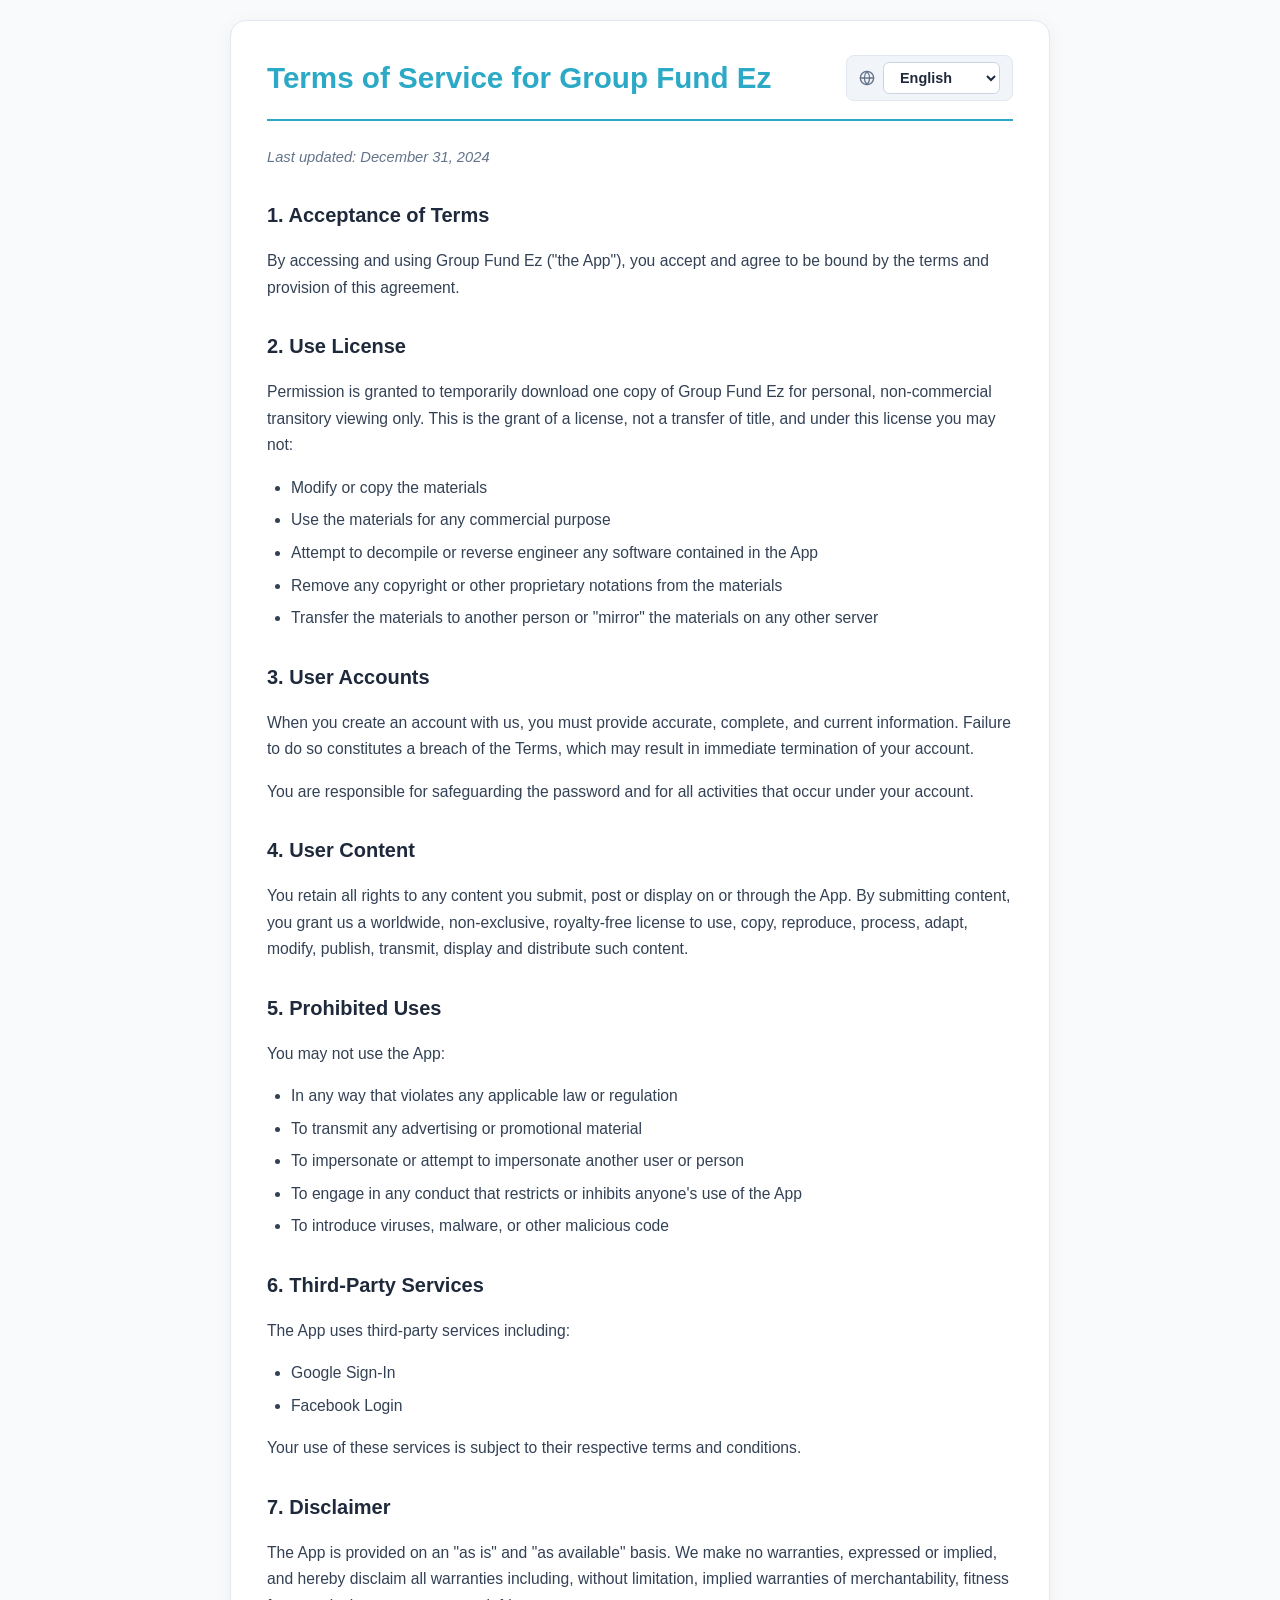
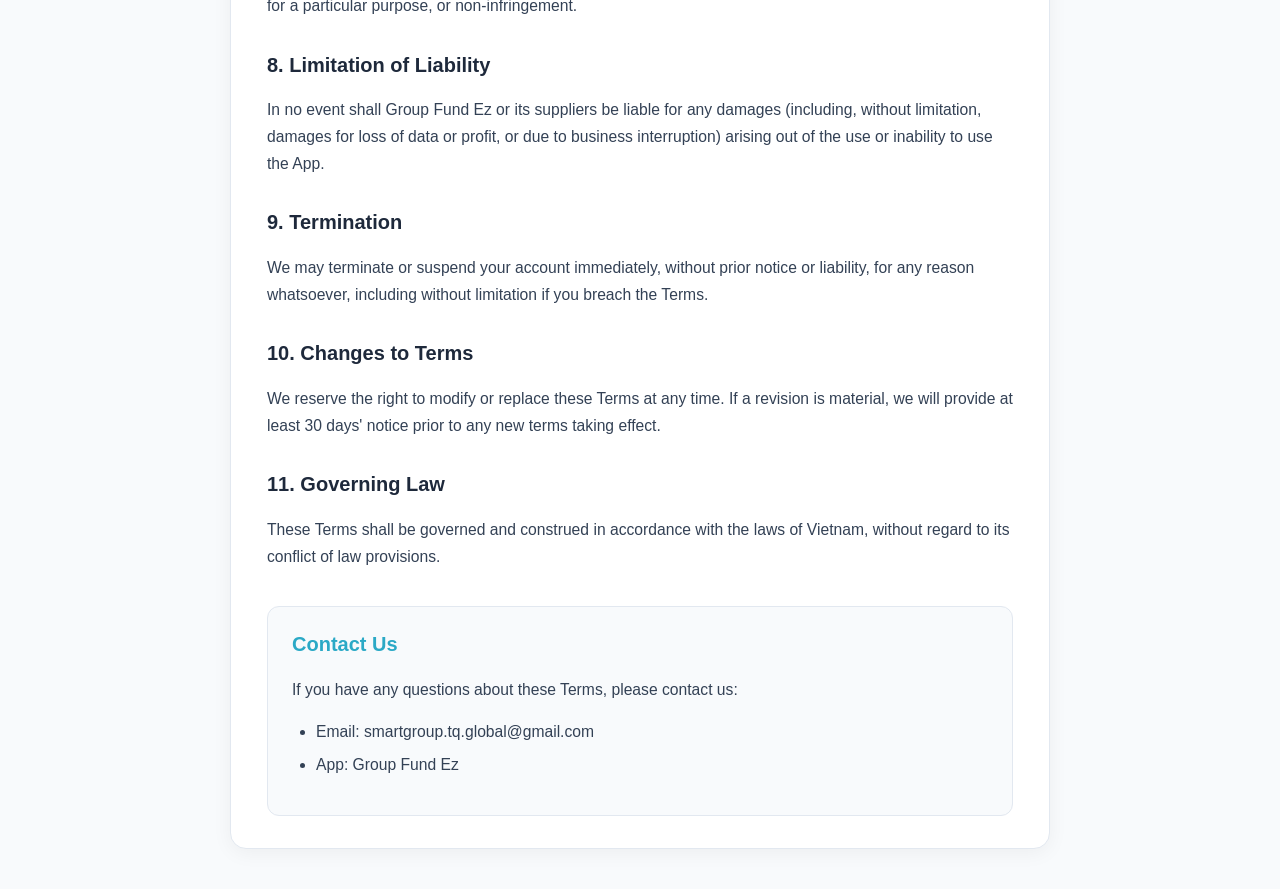
<file: groupfundtermsofservice.html>
<!DOCTYPE html>
<html lang="en">

<head>
    <meta charset="UTF-8">
    <meta name="viewport" content="width=device-width, initial-scale=1.0">
    <title>Terms of Service - Group Fund Ez</title>
    <style>
        :root {
            --primary-color: #2BA9C6;
            --primary-dark: #1F7C93;
            --bg-color: #F8FAFC;
            --card-bg: #FFFFFF;
            --text-main: #1E293B;
            --text-muted: #64748B;
            --border-color: #E2E8F0;
        }

        * {
            box-sizing: border-box;
        }

        body {
            font-family: -apple-system, BlinkMacSystemFont, 'Segoe UI', Roboto, Helvetica, Arial, sans-serif;
            line-height: 1.7;
            background-color: var(--bg-color);
            color: var(--text-main);
            margin: 0;
            padding: 20px 16px 40px;
        }

        .container {
            max-width: 820px;
            margin: 0 auto;
            background-color: var(--card-bg);
            padding: 32px 36px;
            border-radius: 16px;
            box-shadow: 0 4px 20px rgba(0, 0, 0, 0.05);
            border: 1px solid var(--border-color);
        }

        .header-bar {
            display: flex;
            justify-content: space-between;
            align-items: center;
            flex-wrap: wrap;
            gap: 16px;
            border-bottom: 2px solid var(--primary-color);
            padding-bottom: 16px;
            margin-bottom: 24px;
        }

        h1 {
            color: var(--primary-color);
            margin: 0;
            font-size: 1.85rem;
            font-weight: 700;
        }

        .lang-selector-wrapper {
            display: flex;
            align-items: center;
            gap: 8px;
            background: #F1F5F9;
            padding: 6px 12px;
            border-radius: 8px;
            border: 1px solid var(--border-color);
        }

        .lang-selector-wrapper label {
            font-size: 0.88rem;
            color: var(--text-muted);
            font-weight: 600;
            display: flex;
            align-items: center;
            gap: 4px;
        }

        select.lang-select {
            padding: 6px 12px;
            border-radius: 6px;
            border: 1px solid #CBD5E1;
            background-color: #FFFFFF;
            color: var(--text-main);
            font-size: 0.9rem;
            font-weight: 600;
            cursor: pointer;
            outline: none;
            transition: all 0.2s ease;
        }

        select.lang-select:focus {
            border-color: var(--primary-color);
            box-shadow: 0 0 0 2px rgba(43, 169, 198, 0.2);
        }

        .last-updated {
            color: var(--text-muted);
            font-style: italic;
            font-size: 0.92rem;
            margin-bottom: 24px;
        }

        h2 {
            color: var(--text-main);
            margin-top: 28px;
            margin-bottom: 12px;
            font-size: 1.25rem;
            font-weight: 700;
        }

        p,
        li {
            font-size: 0.98rem;
            color: #334155;
        }

        ul {
            padding-left: 24px;
            margin-top: 8px;
            margin-bottom: 16px;
        }

        li {
            margin-bottom: 6px;
        }

        .contact {
            background-color: #F8FAFC;
            padding: 20px 24px;
            border-radius: 12px;
            margin-top: 36px;
            border: 1px solid var(--border-color);
        }

        .contact h2 {
            margin-top: 0;
            color: var(--primary-color);
        }

        .lang-content {
            display: none;
        }

        .lang-content.active {
            display: block;
        }

        @media (max-width: 600px) {
            .container {
                padding: 20px 18px;
            }

            .header-bar {
                flex-direction: column;
                align-items: flex-start;
            }

            h1 {
                font-size: 1.45rem;
            }
        }
    </style>
</head>

<body>
    <div class="container">
        <div class="header-bar">
            <h1 id="page-title">Terms of Service for Group Fund Ez</h1>
            <div class="lang-selector-wrapper">
                <label for="langSelect">
                    <svg width="16" height="16" viewBox="0 0 24 24" fill="none" stroke="currentColor" stroke-width="2"
                        stroke-linecap="round" stroke-linejoin="round">
                        <circle cx="12" cy="12" r="10"></circle>
                        <line x1="2" y1="12" x2="22" y2="12"></line>
                        <path
                            d="M12 2a15.3 15.3 0 0 1 4 10 15.3 15.3 0 0 1-4 10 15.3 15.3 0 0 1-4-10 15.3 15.3 0 0 1 4-10z">
                        </path>
                    </svg>
                </label>
                <select id="langSelect" class="lang-select" onchange="switchLanguage(this.value)">
                    <option value="en">English</option>
                    <option value="vi">Tiếng Việt</option>
                    <option value="ja">日本語</option>
                    <option value="zh">中文 (简体)</option>
                    <option value="fr">Français</option>
                    <option value="es">Español</option>
                </select>
            </div>
        </div>

        <!-- ENGLISH CONTENT -->
        <div id="content-en" class="lang-content">
            <p class="last-updated">Last updated: December 31, 2024</p>

            <h2>1. Acceptance of Terms</h2>
            <p>By accessing and using Group Fund Ez ("the App"), you accept and agree to be bound by the terms and
                provision of
                this agreement.</p>

            <h2>2. Use License</h2>
            <p>Permission is granted to temporarily download one copy of Group Fund Ez for personal, non-commercial
                transitory
                viewing only. This is the grant of a license, not a transfer of title, and under this license you may
                not:</p>
            <ul>
                <li>Modify or copy the materials</li>
                <li>Use the materials for any commercial purpose</li>
                <li>Attempt to decompile or reverse engineer any software contained in the App</li>
                <li>Remove any copyright or other proprietary notations from the materials</li>
                <li>Transfer the materials to another person or "mirror" the materials on any other server</li>
            </ul>

            <h2>3. User Accounts</h2>
            <p>When you create an account with us, you must provide accurate, complete, and current information. Failure
                to do
                so constitutes a breach of the Terms, which may result in immediate termination of your account.</p>
            <p>You are responsible for safeguarding the password and for all activities that occur under your account.
            </p>

            <h2>4. User Content</h2>
            <p>You retain all rights to any content you submit, post or display on or through the App. By submitting
                content,
                you grant us a worldwide, non-exclusive, royalty-free license to use, copy, reproduce, process, adapt,
                modify,
                publish, transmit, display and distribute such content.</p>

            <h2>5. Prohibited Uses</h2>
            <p>You may not use the App:</p>
            <ul>
                <li>In any way that violates any applicable law or regulation</li>
                <li>To transmit any advertising or promotional material</li>
                <li>To impersonate or attempt to impersonate another user or person</li>
                <li>To engage in any conduct that restricts or inhibits anyone's use of the App</li>
                <li>To introduce viruses, malware, or other malicious code</li>
            </ul>

            <h2>6. Third-Party Services</h2>
            <p>The App uses third-party services including:</p>
            <ul>
                <li>Google Sign-In</li>
                <li>Facebook Login</li>
            </ul>
            <p>Your use of these services is subject to their respective terms and conditions.</p>

            <h2>7. Disclaimer</h2>
            <p>The App is provided on an "as is" and "as available" basis. We make no warranties, expressed or implied,
                and
                hereby disclaim all warranties including, without limitation, implied warranties of merchantability,
                fitness for
                a particular purpose, or non-infringement.</p>

            <h2>8. Limitation of Liability</h2>
            <p>In no event shall Group Fund Ez or its suppliers be liable for any damages (including, without
                limitation, damages
                for loss of data or profit, or due to business interruption) arising out of the use or inability to use
                the App.</p>

            <h2>9. Termination</h2>
            <p>We may terminate or suspend your account immediately, without prior notice or liability, for any reason
                whatsoever, including without limitation if you breach the Terms.</p>

            <h2>10. Changes to Terms</h2>
            <p>We reserve the right to modify or replace these Terms at any time. If a revision is material, we will
                provide at
                least 30 days' notice prior to any new terms taking effect.</p>

            <h2>11. Governing Law</h2>
            <p>These Terms shall be governed and construed in accordance with the laws of Vietnam, without regard to its
                conflict of law provisions.</p>

            <div class="contact">
                <h2>Contact Us</h2>
                <p>If you have any questions about these Terms, please contact us:</p>
                <ul>
                    <li>Email: smartgroup.tq.global@gmail.com</li>
                    <li>App: Group Fund Ez</li>
                </ul>
            </div>
        </div>

        <!-- VIETNAMESE CONTENT -->
        <div id="content-vi" class="lang-content">
            <p class="last-updated">Cập nhật lần cuối: Ngày 31 tháng 12 năm 2024</p>

            <h2>1. Chấp nhận Điều khoản</h2>
            <p>Bằng việc truy cập và sử dụng Group Fund Ez ("Ứng dụng"), bạn chấp nhận và đồng ý tuân thủ các điều khoản
                và quy định của thỏa thuận này.</p>

            <h2>2. Giấy phép Sử dụng</h2>
            <p>Quyền truy cập được cấp để tải tạm thời một bản sao của Group Fund Ez cho mục đích xem cá nhân, phi
                thương mại. Đây là việc cấp giấy phép sử dụng, không phải chuyển giao quyền sở hữu, và theo giấy phép
                này bạn không được:</p>
            <ul>
                <li>Sửa đổi hoặc sao chép tài liệu</li>
                <li>Sử dụng tài liệu cho bất kỳ mục đích thương mại nào</li>
                <li>Cố gắng tháo rời hoặc đảo ngược kỹ thuật bất kỳ phần mềm nào trong Ứng dụng</li>
                <li>Xóa bất kỳ thông báo bản quyền hoặc quyền sở hữu nào khỏi tài liệu</li>
                <li>Chuyển giao tài liệu cho người khác hoặc "phản chiếu" tài liệu trên bất kỳ máy chủ nào khác</li>
            </ul>

            <h2>3. Tài khoản Người dùng</h2>
            <p>Khi bạn tạo tài khoản với chúng tôi, bạn phải cung cấp thông tin chính xác, đầy đủ và hiện hành. Việc
                không thực hiện điều này cấu thành hành vi vi phạm Điều khoản, có thể dẫn đến việc chấm dứt tài khoản
                của bạn ngay lập tức.</p>
            <p>Bạn chịu trách nhiệm bảo vệ mật khẩu và cho tất cả các hoạt động xảy ra dưới tài khoản của mình.</p>

            <h2>4. Nội dung Người dùng</h2>
            <p>Bạn giữ tất cả các quyền đối với bất kỳ nội dung nào bạn gửi, đăng hoặc hiển thị trên hoặc thông qua Ứng
                dụng. Bằng cách gửi nội dung, bạn cấp cho chúng tôi giấy phép toàn cầu, không độc quyền, miễn phí bản
                quyền để sử dụng, sao chép, tái tạo, xử lý, thích ứng, sửa đổi, xuất bản, truyền tải, hiển thị và phân
                phối nội dung đó.</p>

            <h2>5. Các Hành vi bị Cấm</h2>
            <p>Bạn không được sử dụng Ứng dụng:</p>
            <ul>
                <li>Theo bất kỳ cách nào vi phạm luật pháp hoặc quy định hiện hành</li>
                <li>Để truyền tải bất kỳ tài liệu quảng cáo hoặc khuyến mãi nào</li>
                <li>Giả mạo hoặc cố gắng giả mạo người dùng hoặc cá nhân khác</li>
                <li>Thực hiện bất kỳ hành vi nào hạn chế hoặc cản trở việc sử dụng Ứng dụng của người khác</li>
                <li>Phát tán virus, phần mềm độc hại hoặc mã độc hại khác</li>
            </ul>

            <h2>6. Dịch vụ Bên Thứ ba</h2>
            <p>Ứng dụng sử dụng các dịch vụ bên thứ ba bao gồm:</p>
            <ul>
                <li>Google Sign-In</li>
                <li>Facebook Login</li>
            </ul>
            <p>Việc bạn sử dụng các dịch vụ này phải tuân theo các điều khoản và điều kiện tương ứng của họ.</p>

            <h2>7. Tuyên bố Miễn trừ Trách nhiệm</h2>
            <p>Ứng dụng được cung cấp trên nguyên tắc "nguyên trạng" và "sẵn có". Chúng tôi không đưa ra bất kỳ bảo đảm
                nào, dù rõ ràng hay ngụ ý, và theo đây tuyên bố miễn trừ tất cả các bảo đảm bao gồm nhưng không giới hạn
                ở các bảo đảm ngụ ý về khả năng thương mại, sự phù hợp cho một mục đích cụ thể hoặc không vi phạm.</p>

            <h2>8. Giới hạn Trách nhiệm</h2>
            <p>Trong mọi trường hợp, Group Fund Ez hoặc các nhà cung cấp của chúng tôi sẽ không chịu trách nhiệm cho bất
                kỳ thiệt hại nào (bao gồm nhưng không giới hạn ở thiệt hại do mất dữ liệu hoặc lợi nhuận, hoặc do gián
                đoạn kinh doanh) phát sinh từ việc sử dụng hoặc không thể sử dụng Ứng dụng.</p>

            <h2>9. Chấm dứt</h2>
            <p>Chúng tôi có thể chấm dứt hoặc đình chỉ tài khoản của bạn ngay lập tức, mà không cần thông báo trước hoặc
                chịu trách nhiệm, vì bất kỳ lý do gì, bao gồm nhưng không giới hạn nếu bạn vi phạm Điều khoản.</p>

            <h2>10. Thay đổi Điều khoản</h2>
            <p>Chúng tôi có quyền sửa đổi hoặc thay thế các Điều khoản này bất kỳ lúc nào. Nếu việc sửa đổi là quan
                trọng, chúng tôi sẽ thông báo trước ít nhất 30 ngày trước khi bất kỳ điều khoản mới nào có hiệu lực.</p>

            <h2>11. Luật Điều chỉnh</h2>
            <p>Các Điều khoản này sẽ được điều chỉnh và giải thích theo pháp luật của Việt Nam, bất kể các quy định về
                xung đột pháp luật.</p>

            <div class="contact">
                <h2>Liên hệ Với Chúng tôi</h2>
                <p>Nếu bạn có bất kỳ câu hỏi nào về các Điều khoản này, vui lòng liên hệ:</p>
                <ul>
                    <li>Email: smartgroup.tq.global@gmail.com</li>
                    <li>Ứng dụng: Group Fund Ez</li>
                </ul>
            </div>
        </div>

        <!-- JAPANESE CONTENT -->
        <div id="content-ja" class="lang-content">
            <p class="last-updated">最終更新日：2024年12月31日</p>

            <h2>1. 規約への同意</h2>
            <p>Group Fund Ez（以下「本アプリ」）にアクセスし利用することにより、お客様は本規約の条項に同意したものとみなされます。</p>

            <h2>2. 利用ライセンス</h2>
            <p>個人かつ非営利目的の開示閲覧のために、本アプリのコピー1通を一時的にダウンロードする許可が与えられます。これはライセンスの付与であり、権利の移転ではありません。本ライセンスに基づき、以下の行為は禁止されます：
            </p>
            <ul>
                <li>素材の変更または複製</li>
                <li>商用目的での素材の使用</li>
                <li>本アプリに含まれるソフトウェアのリバースエンジニアリングまたは逆コンパイルの試み</li>
                <li>素材からの著作権またはその他の所有権表示の削除</li>
                <li>素材の他者への転送、または他のサーバーへの「ミラーリング」</li>
            </ul>

            <h2>3. ユーザーアカウント</h2>
            <p>アカウントを作成する際は、正確で完全かつ最新の情報を提供する必要があります。これに従わない場合は規約違反となり、アカウントが即座に停止される場合があります。</p>

            <h2>4. ユーザーコンテンツ</h2>
            <p>お客様は、本アプリ上または本アプリを通じて送信、投稿、表示するコンテンツに対するすべての権利を保持します。</p>

            <h2>5. 禁止事項</h2>
            <p>以下の目的で本アプリを利用することはできません：</p>
            <ul>
                <li>適用される法律や規制に違反する行為</li>
                <li>広告や宣伝素材の送信</li>
                <li>他のユーザーや人物へのなりすまし</li>
                <li>他者のアプリ利用を制限または妨害する行為</li>
                <li>ウイルスやマルウェアの導入</li>
            </ul>

            <h2>6. サードパーティサービス</h2>
            <p>本アプリは以下のサードパーティサービスを利用しています：</p>
            <ul>
                <li>Google Sign-In</li>
                <li>Facebook Login</li>
            </ul>

            <h2>7. 免責事項</h2>
            <p>本アプリは「現状有姿」かつ「提供可能な限度」で提供されます。明示的か黙示的かを問わず、いかなる保証も行いません。</p>

            <h2>8. 責任制限</h2>
            <p>Group Fund Ezまたはそのサプライヤーは、本アプリの使用または使用不能から生じるいかなる損害についても責任を負いません。</p>

            <h2>9. 解約・停止</h2>
            <p>規約への違反を含め、理由のいかんを問わず、事前の通知なしにアカウントを即座に停止または終了することができます。</p>

            <h2>10. 規約の変更</h2>
            <p>当社はいつでも本規約を変更または差し替える権利を留保します。</p>

            <h2>11. 准拠法</h2>
            <p>本規約は、法の抵触に関する規定にかかわらず、ベトナムの法律に准拠し解釈されるものとします。</p>

            <div class="contact">
                <h2>お問い合わせ</h2>
                <p>本利用規約に関するご質問は、以下までお問い合わせください：</p>
                <ul>
                    <li>Email: smartgroup.tq.global@gmail.com</li>
                    <li>アプリ名: Group Fund Ez</li>
                </ul>
            </div>
        </div>

        <!-- CHINESE CONTENT -->
        <div id="content-zh" class="lang-content">
            <p class="last-updated">最后更新日期：2024年12月31日</p>

            <h2>1. 接受条款</h2>
            <p>访问并使用 Group Fund Ez（以下简称“本应用程序”），即表示您接受并同意受本协议条款和规定的约束。</p>

            <h2>2. 使用许可</h2>
            <p>允许临时下载 Group Fund Ez 的一份副本，仅供个人、非商业临时查看。这是许可的授予，而不是所有权的转让。在此许可下，您不得：</p>
            <ul>
                <li>修改或复制材料</li>
                <li>将材料用于任何商业目的</li>
                <li>尝试对本应用程序中包含的任何软件进行反编译或反向工程</li>
                <li>从材料中删除任何版权或其他专有标注</li>
                <li>将材料转让给其他人或在任何其他服务器上“镜像”材料</li>
            </ul>

            <h2>3. 用户账户</h2>
            <p>当您在我们这里创建账户时，必须提供准确、完整和最新的信息。未能做到这一点构成对条款的违反，可能导致您的账户被立即终止。</p>

            <h2>4. 用户内容</h2>
            <p>您保留对您在本应用程序上或通过本应用程序提交、发布或显示的任何内容的全部权利。</p>

            <h2>5. 禁止行为</h2>
            <p>您不得使用本应用程序：</p>
            <ul>
                <li>以任何违反任何适用法律或法规的方式</li>
                <li>发送任何广告或促销材料</li>
                <li>冒充或试图冒充其他用户或个人</li>
                <li>从事任何限制或禁止任何人使用本应用程序的行为</li>
                <li>引入病毒、恶意软件或其他恶意代码</li>
            </ul>

            <h2>6. 第三方服务</h2>
            <p>本应用程序使用第三方服务，包括：</p>
            <ul>
                <li>Google Sign-In</li>
                <li>Facebook Login</li>
            </ul>

            <h2>7. 免责声明</h2>
            <p>本应用程序按“原样”和“现有”基础提供。我们不作任何明示或暗示的保证。</p>

            <h2>8. 责任限制</h2>
            <p>在任何情况下，Group Fund Ez 或其供应商均不对因使用或无法使用本应用程序而引起的任何损害承担责任。</p>

            <h2>9. 终止</h2>
            <p>如果我们认为您违反了本条款，我们可以出于任何原因立即终止或暂停您的账户，无需事先通知。</p>

            <h2>10. 条款变更</h2>
            <p>我们保留随时修改或替换这些条款的权利。</p>

            <h2>11. 适用法律</h2>
            <p>本条款应受越南法律管辖并按其解释。</p>

            <div class="contact">
                <h2>联系我们</h2>
                <p>如果您对这些条款有任何疑问，请联系我们：</p>
                <ul>
                    <li>电子邮件：smartgroup.tq.global@gmail.com</li>
                    <li>应用程序：Group Fund Ez</li>
                </ul>
            </div>
        </div>

        <!-- FRENCH CONTENT -->
        <div id="content-fr" class="lang-content">
            <p class="last-updated">Dernière mise à jour : 31 décembre 2024</p>

            <h2>1. Acceptation des conditions</h2>
            <p>En accédant et en utilisant Group Fund Ez (« l'Application »), vous acceptez d'être lié par les termes et
                dispositions du présent accord.</p>

            <h2>2. Licence d'utilisation</h2>
            <p>L'autorisation est accordée de télécharger temporairement une copie de Group Fund Ez pour un visionnage
                transitoire personnel et non commercial uniquement. Il s'agit de la concession d'une licence, non d'un
                transfert de titre. En vertu de cette licence, vous ne pouvez pas :</p>
            <ul>
                <li>Modifier ou copier le matériel</li>
                <li>Utiliser le matériel à des fins commerciales</li>
                <li>Tenter de décompiler ou de désosser tout logiciel contenu dans l'Application</li>
                <li>Supprimer tout droit d'auteur ou autres notations de propriété du matériel</li>
                <li>Transférer le matériel à une autre personne ou « miroir » le matériel sur un autre serveur</li>
            </ul>

            <h2>3. Comptes utilisateurs</h2>
            <p>Lorsque vous créez un compte chez nous, vous devez fournir des informations exactes, complètes et à jour.
                Le non-respect de cette obligation constitue une violation des Conditions.</p>

            <h2>4. Contenu utilisateur</h2>
            <p>Vous conservez tous les droits sur tout contenu que vous soumettez, publiez ou affichez sur ou via
                l'Application.</p>

            <h2>5. Utilisations interdites</h2>
            <p>Vous ne pouvez pas utiliser l'Application :</p>
            <ul>
                <li>De toute manière qui viole toute loi ou réglementation applicable</li>
                <li>Pour transmettre du matériel publicitaire ou promotionnel</li>
                <li>Pour usurper l'identité d'un autre utilisateur ou d'une autre personne</li>
                <li>Pour introduire des virus, des logiciels malveillants ou d'autres codes malveillants</li>
            </ul>

            <h2>6. Services tiers</h2>
            <p>L'Application utilise des services tiers, notamment :</p>
            <ul>
                <li>Google Sign-In</li>
                <li>Facebook Login</li>
            </ul>

            <h2>7. Clause de non-responsabilité</h2>
            <p>L'Application est fournie « telle quelle » et « selon la disponibilité ».</p>

            <h2>8. Limitation de responsabilité</h2>
            <p>En aucun cas Group Fund Ez ne pourra être tenu responsable de tout dommage résultant de l'utilisation ou
                de l'impossibilité d'utiliser l'Application.</p>

            <h2>9. Résiliation</h2>
            <p>Nous pouvons résilier ou suspendre votre compte immédiatement, sans préavis ni responsabilité, pour
                n'importe quelle raison.</p>

            <h2>10. Modifications des conditions</h2>
            <p>Nous nous réservons le droit de modifier ou de remplacer ces Conditions à tout moment.</p>

            <h2>11. Droit applicable</h2>
            <p>Ces Conditions seront régies et interprétées conformément aux lois du Vietnam.</p>

            <div class="contact">
                <h2>Contactez-nous</h2>
                <p>Si vous avez des questions concernant ces Conditions, veuillez nous contacter :</p>
                <ul>
                    <li>E-mail : smartgroup.tq.global@gmail.com</li>
                    <li>Application : Group Fund Ez</li>
                </ul>
            </div>
        </div>

        <!-- SPANISH CONTENT -->
        <div id="content-es" class="lang-content">
            <p class="last-updated">Última actualización: 31 de diciembre de 2024</p>

            <h2>1. Aceptación de los términos</h2>
            <p>Al acceder y utilizar Group Fund Ez ("la Aplicación"), acepta y se compromete a cumplir con los términos
                y disposiciones de este acuerdo.</p>

            <h2>2. Licencia de uso</h2>
            <p>Se concede permiso para descargar temporalmente una copia de Group Fund Ez únicamente para visualización
                personal, no comercial y transitoria. Esta es la concesión de una licencia, no una transferencia de
                título, y bajo esta licencia no puede:</p>
            <ul>
                <li>Modificar o copiar los materiales</li>
                <li>Utilizar los materiales para cualquier propósito comercial</li>
                <li>Intentar descompilar o realizar ingeniería inversa a cualquier software contenido en la Aplicación
                </li>
                <li>Eliminar cualquier marca de derechos de autor u otras notaciones de propiedad de los materiales</li>
                <li>Transferir los materiales a otra persona o "reflejar" los materiales en cualquier otro servidor</li>
            </ul>

            <h2>3. Cuentas de usuario</h2>
            <p>Al crear una cuenta con nosotros, debe proporcionar información precisa, completa y actualizada. El
                incumplimiento de esto constituye una violación de los Términos.</p>

            <h2>4. Contenido del usuario</h2>
            <p>Usted conserva todos los derechos sobre cualquier contenido que envíe, publique o muestre en la
                Aplicación o a través de ella.</p>

            <h2>5. Usos prohibidos</h2>
            <p>No puede utilizar la Aplicación:</p>
            <ul>
                <li>De cualquier manera que viole cualquier ley o regulación aplicable</li>
                <li>Para transmitir cualquier material publicitario o promocional</li>
                <li>Para suplantar o intentar suplantar a otro usuario o persona</li>
                <li>Para introducir virus, malware u otro código malicioso</li>
            </ul>

            <h2>6. Servicios de terceros</h2>
            <p>La Aplicación utiliza servicios de terceros que incluyen:</p>
            <ul>
                <li>Google Sign-In</li>
                <li>Facebook Login</li>
            </ul>

            <h2>7. Exención de responsabilidad</h2>
            <p>La Aplicación se proporciona "tal cual" y "según disponibilidad".</p>

            <h2>8. Limitación de responsabilidad</h2>
            <p>En ningún caso Group Fund Ez será responsable de ningún daño que surja del uso o la imposibilidad de usar
                la Aplicación.</p>

            <h2>9. Terminación</h2>
            <p>Podemos cancelar o suspender su cuenta de inmediato, sin previo aviso ni responsabilidad, por cualquier
                motivo.</p>

            <h2>10. Cambios en los términos</h2>
            <p>Nos reservamos el derecho de modificar o reemplazar estos Términos en cualquier momento.</p>

            <h2>11. Ley aplicable</h2>
            <p>Estos Términos se regirán e interpretarán de acuerdo con las leyes de Vietnam.</p>

            <div class="contact">
                <h2>Contáctenos</h2>
                <p>Si tiene alguna pregunta sobre estos Términos, contáctenos:</p>
                <ul>
                    <li>Correo electrónico: smartgroup.tq.global@gmail.com</li>
                    <li>Aplicación: Group Fund Ez</li>
                </ul>
            </div>
        </div>
    </div>

    <script>
        const titles = {
            en: "Terms of Service for Group Fund Ez",
            vi: "Điều Khoản Dịch Vụ cho Group Fund Ez",
            ja: "Group Fund Ez 利用規約",
            zh: "Group Fund Ez 服务条款",
            fr: "Conditions d'Utilisation de Group Fund Ez",
            es: "Términos del Servicio de Group Fund Ez"
        };

        const validLangs = ['en', 'vi', 'ja', 'zh', 'fr', 'es'];

        function getInitialLanguage() {
            // 1. Check URL param: ?lang=vi, ?lang=en, ?lang=ja, etc.
            const urlParams = new URLSearchParams(window.location.search);
            const langParam = (urlParams.get('lang') || '').toLowerCase();
            if (langParam) {
                for (let l of validLangs) {
                    if (langParam.startsWith(l)) return l;
                }
            }

            // 2. Check localStorage
            const savedLang = (localStorage.getItem('smartgroup_terms_lang') || '').toLowerCase();
            if (savedLang && validLangs.includes(savedLang)) {
                return savedLang;
            }

            // 3. Check browser language
            const userLang = (navigator.language || navigator.userLanguage || '').toLowerCase();
            for (let l of validLangs) {
                if (userLang.startsWith(l)) return l;
            }

            return 'en';
        }

        function switchLanguage(lang) {
            if (!validLangs.includes(lang)) lang = 'en';

            // Save preference
            localStorage.setItem('smartgroup_terms_lang', lang);

            // Update dropdown selection
            document.getElementById('langSelect').value = lang;

            // Update Page Title
            document.getElementById('page-title').textContent = titles[lang];
            document.title = titles[lang] + " - Group Fund Ez";

            // Toggle Content
            document.querySelectorAll('.lang-content').forEach(el => el.classList.remove('active'));
            const activeContent = document.getElementById('content-' + lang);
            if (activeContent) {
                activeContent.classList.add('active');
            }
        }

        // Initialize on load
        document.addEventListener('DOMContentLoaded', () => {
            const initialLang = getInitialLanguage();
            switchLanguage(initialLang);
        });
    </script>
</body>

</html>
</file>
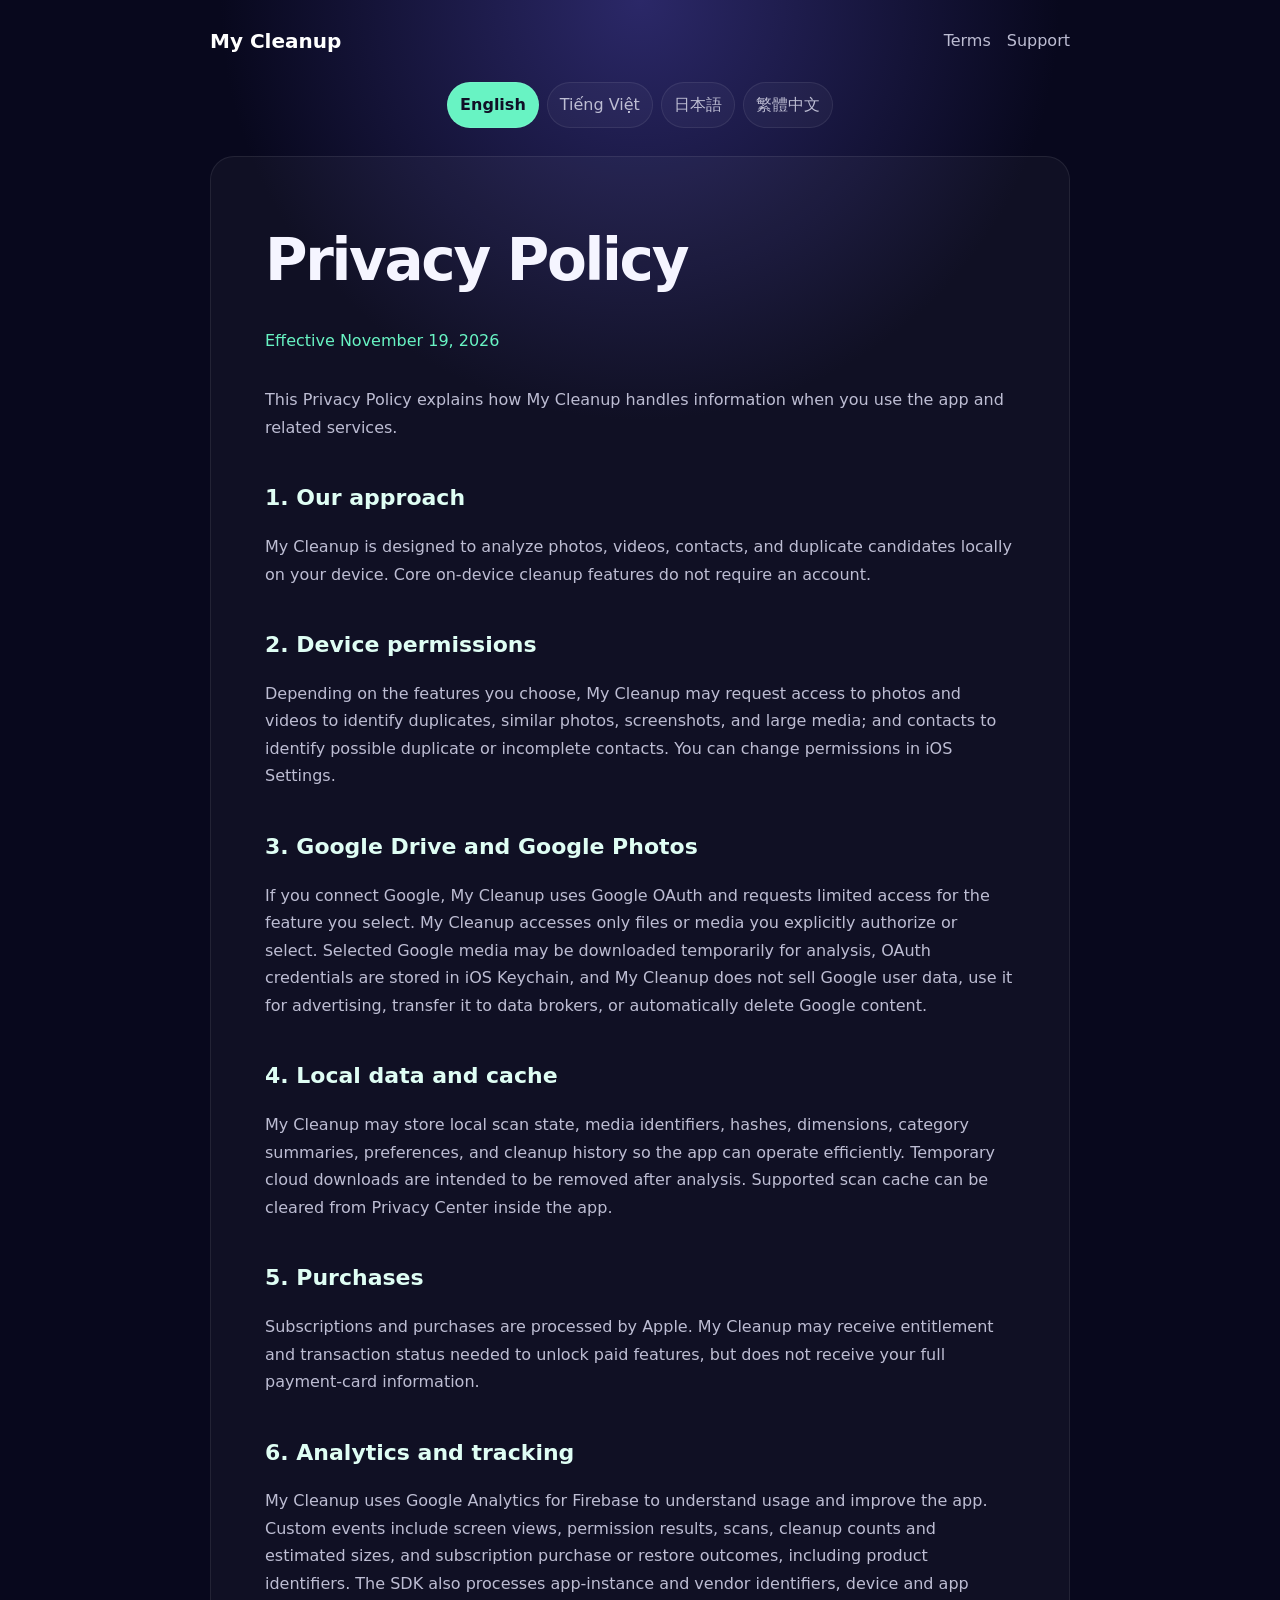
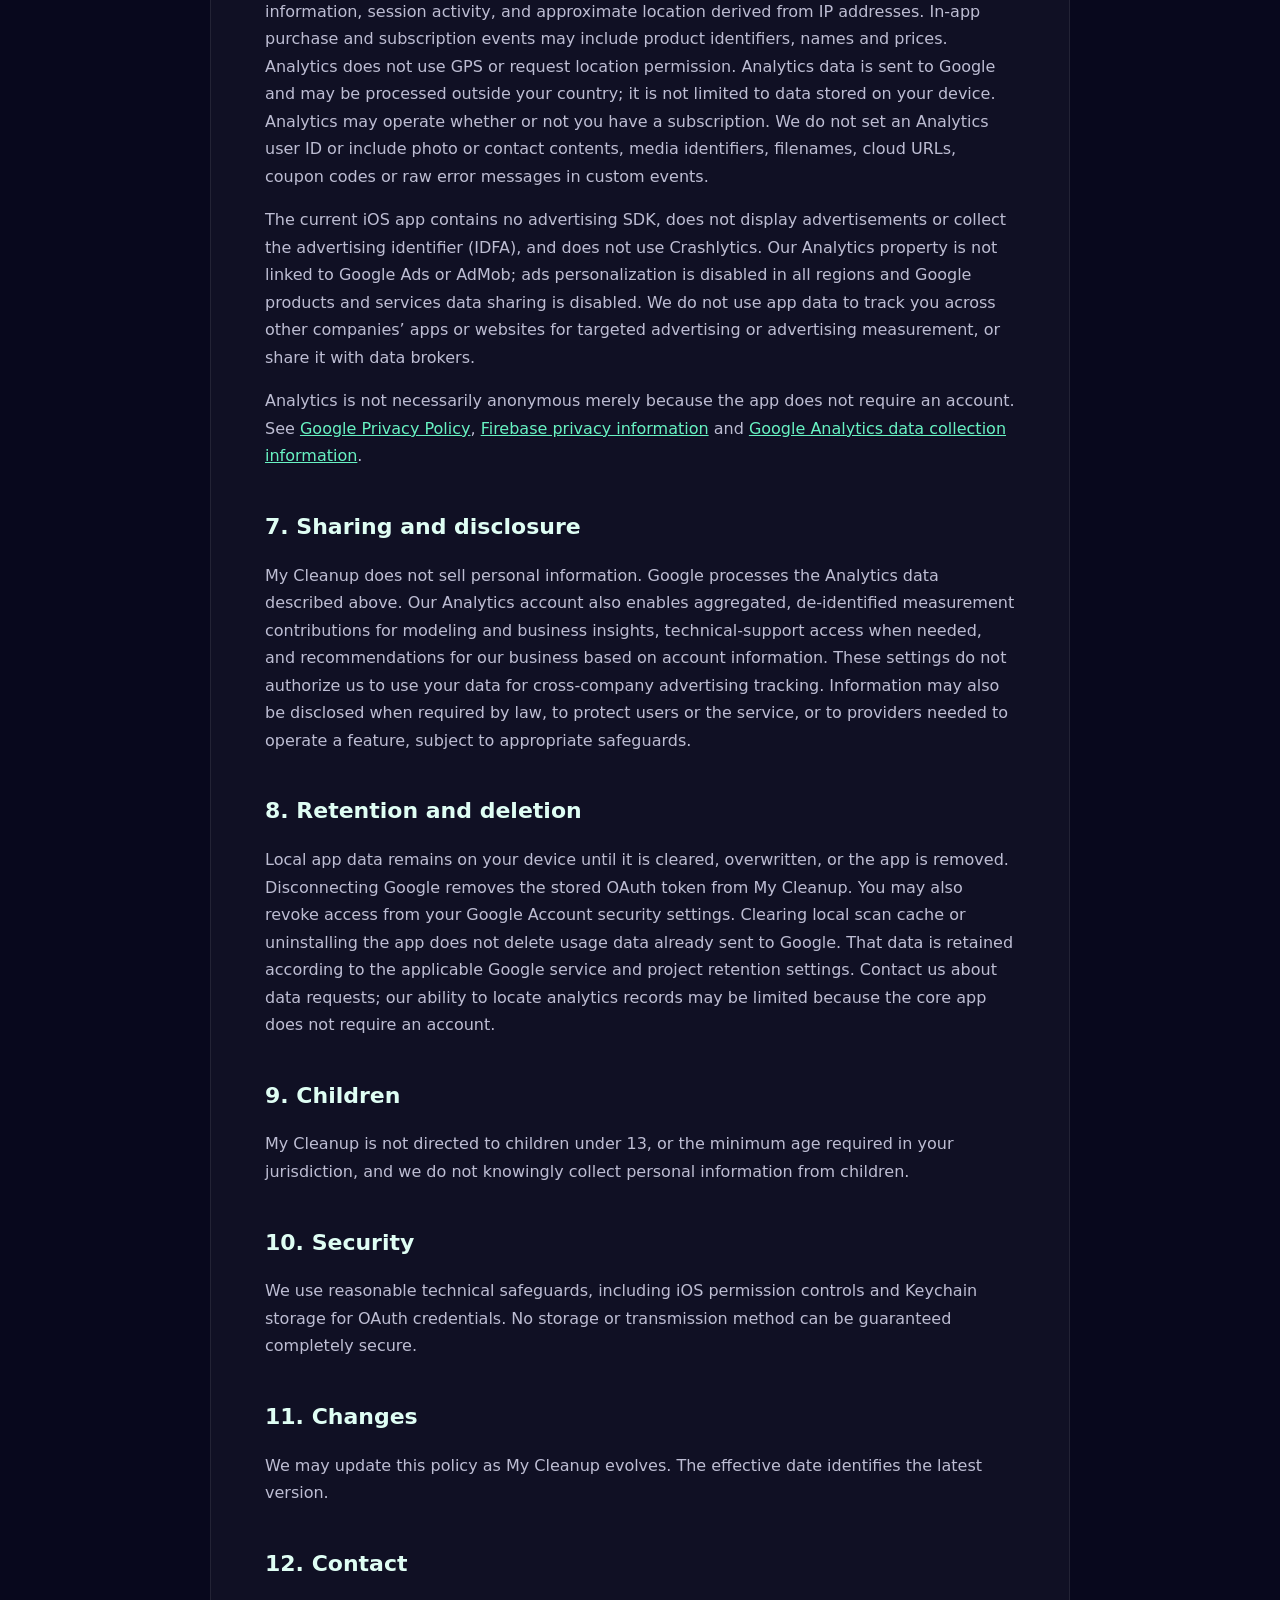
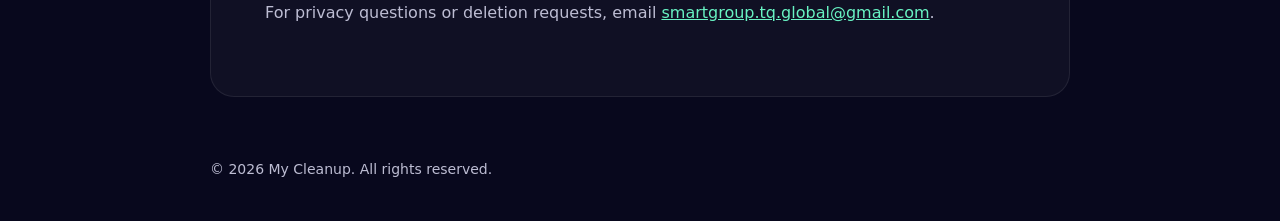
<file: privacy.html>
<!doctype html>
<html lang="en">
<head>
  <meta charset="utf-8">
  <meta name="viewport" content="width=device-width, initial-scale=1">
  <meta name="description" content="My Cleanup Privacy Policy">
  <title>Privacy Policy — My Cleanup</title>
  <style>
    :root{color-scheme:dark;--bg:#08081d;--mint:#68f3c3;--text:#f5f5ff;--muted:#bdbdd3;--line:#ffffff14;--panel:#ffffff09}*{box-sizing:border-box}body{margin:0;background:radial-gradient(circle at 50% 0,#2b2868,var(--bg) 420px);color:var(--text);font:16px/1.72 system-ui,-apple-system,sans-serif}.wrap{width:min(860px,calc(100% - 38px));margin:auto}nav{display:flex;justify-content:space-between;align-items:center;gap:16px;padding:24px 0}a{color:var(--mint)}nav a{color:var(--muted);text-decoration:none}.brand{color:#fff;font-size:20px;font-weight:800}.navlinks{display:flex;gap:16px}.lang{display:flex;flex-wrap:wrap;gap:8px;justify-content:center}.lang button{border:1px solid var(--line);border-radius:999px;background:var(--panel);color:var(--muted);padding:8px 12px;font:inherit;cursor:pointer}.lang button.active{background:var(--mint);color:#101026;font-weight:800}main{background:var(--panel);border:1px solid var(--line);border-radius:24px;padding:clamp(25px,6vw,54px);margin:28px 0 60px}h1{font-size:clamp(36px,7vw,58px);letter-spacing:-.04em;margin:0 0 8px}h2{font-size:22px;margin:38px 0 9px;color:#dffef4}p,li{color:var(--muted)}.date{color:var(--mint);margin-bottom:32px}footer{padding:0 0 40px;color:var(--muted);font-size:14px}@media(max-width:600px){.navlinks{font-size:14px;gap:10px}}
  </style>
</head>
<body>
  <div class="wrap">
    <nav>
      <a class="brand" href="index.html">My Cleanup</a>
      <div class="navlinks"><a href="terms.html" data-i="terms">Terms</a><a href="support.html" data-i="support">Support</a></div>
    </nav>
    <div class="lang" aria-label="Language">
      <button data-lang="en">English</button><button data-lang="vi">Tiếng Việt</button><button data-lang="ja">日本語</button><button data-lang="zh-HK">繁體中文</button>
    </div>
    <main>
      <h1 data-i="title">Privacy Policy</h1>
      <p class="date" data-i="date">Effective November 19, 2026</p>
      <div id="content"></div>
    </main>
    <footer>© 2026 My Cleanup. All rights reserved.</footer>
  </div>
  <script>
    const sections={
      en:{terms:"Terms",support:"Support",title:"Privacy Policy",date:"Effective November 19, 2026",items:[["Overview","This Privacy Policy explains how My Cleanup handles information when you use the app and related services."],["1. Our approach","My Cleanup is designed to analyze photos, videos, contacts, and duplicate candidates locally on your device. Core on-device cleanup features do not require an account."],["2. Device permissions","Depending on the features you choose, My Cleanup may request access to photos and videos to identify duplicates, similar photos, screenshots, and large media; and contacts to identify possible duplicate or incomplete contacts. You can change permissions in iOS Settings."],["3. Google Drive and Google Photos","If you connect Google, My Cleanup uses Google OAuth and requests limited access for the feature you select. My Cleanup accesses only files or media you explicitly authorize or select. Selected Google media may be downloaded temporarily for analysis, OAuth credentials are stored in iOS Keychain, and My Cleanup does not sell Google user data, use it for advertising, transfer it to data brokers, or automatically delete Google content."],["4. Local data and cache","My Cleanup may store local scan state, media identifiers, hashes, dimensions, category summaries, preferences, and cleanup history so the app can operate efficiently. Temporary cloud downloads are intended to be removed after analysis. Supported scan cache can be cleared from Privacy Center inside the app."],["5. Purchases","Subscriptions and purchases are processed by Apple. My Cleanup may receive entitlement and transaction status needed to unlock paid features, but does not receive your full payment-card information."],["6. Analytics and tracking","My Cleanup uses Google Analytics for Firebase to understand usage and improve the app. Custom events include screen views, permission results, scans, cleanup counts and estimated sizes, and subscription purchase or restore outcomes, including product identifiers. The SDK also processes app-instance and vendor identifiers, device and app information, session activity, and approximate location derived from IP addresses. In-app purchase and subscription events may include product identifiers, names and prices. Analytics does not use GPS or request location permission. Analytics data is sent to Google and may be processed outside your country; it is not limited to data stored on your device. Analytics may operate whether or not you have a subscription. We do not set an Analytics user ID or include photo or contact contents, media identifiers, filenames, cloud URLs, coupon codes or raw error messages in custom events. \n\nThe current iOS app contains no advertising SDK, does not display advertisements or collect the advertising identifier (IDFA), and does not use Crashlytics. Our Analytics property is not linked to Google Ads or AdMob; ads personalization is disabled in all regions and Google products and services data sharing is disabled. We do not use app data to track you across other companies’ apps or websites for targeted advertising or advertising measurement, or share it with data brokers. \n\nAnalytics is not necessarily anonymous merely because the app does not require an account. See <a href=\"https://policies.google.com/privacy\">Google Privacy Policy</a>, <a href=\"https://firebase.google.com/support/privacy\">Firebase privacy information</a> and <a href=\"https://support.google.com/analytics/answer/10285841\">Google Analytics data collection information</a>."],["7. Sharing and disclosure","My Cleanup does not sell personal information. Google processes the Analytics data described above. Our Analytics account also enables aggregated, de-identified measurement contributions for modeling and business insights, technical-support access when needed, and recommendations for our business based on account information. These settings do not authorize us to use your data for cross-company advertising tracking. Information may also be disclosed when required by law, to protect users or the service, or to providers needed to operate a feature, subject to appropriate safeguards."],["8. Retention and deletion","Local app data remains on your device until it is cleared, overwritten, or the app is removed. Disconnecting Google removes the stored OAuth token from My Cleanup. You may also revoke access from your Google Account security settings. Clearing local scan cache or uninstalling the app does not delete usage data already sent to Google. That data is retained according to the applicable Google service and project retention settings. Contact us about data requests; our ability to locate analytics records may be limited because the core app does not require an account."],["9. Children","My Cleanup is not directed to children under 13, or the minimum age required in your jurisdiction, and we do not knowingly collect personal information from children."],["10. Security","We use reasonable technical safeguards, including iOS permission controls and Keychain storage for OAuth credentials. No storage or transmission method can be guaranteed completely secure."],["11. Changes","We may update this policy as My Cleanup evolves. The effective date identifies the latest version."],["12. Contact",'For privacy questions or deletion requests, email <a href="mailto:smartgroup.tq.global@gmail.com">smartgroup.tq.global@gmail.com</a>.']]},
      vi:{terms:"Điều khoản",support:"Hỗ trợ",title:"Chính sách quyền riêng tư",date:"Có hiệu lực từ 19/11/2026",items:[["Tổng quan","Chính sách này giải thích cách My Cleanup xử lý thông tin khi bạn dùng ứng dụng và các dịch vụ liên quan."],["1. Cách tiếp cận","My Cleanup được thiết kế để phân tích ảnh, video, danh bạ và các mục có thể trùng lặp ngay trên thiết bị. Các tính năng dọn dẹp cốt lõi trên thiết bị không yêu cầu tài khoản."],["2. Quyền trên thiết bị","Tùy tính năng bạn dùng, My Cleanup có thể xin quyền truy cập ảnh và video để tìm ảnh trùng, ảnh tương tự, ảnh chụp màn hình và media lớn; và danh bạ để tìm liên hệ trùng hoặc thiếu thông tin. Bạn có thể đổi quyền trong Cài đặt iOS."],["3. Google Drive và Google Photos","Nếu bạn kết nối Google, My Cleanup dùng Google OAuth và chỉ xin quyền giới hạn cho tính năng đã chọn. My Cleanup chỉ truy cập tệp hoặc media bạn cho phép hoặc chọn rõ ràng. Media Google đã chọn có thể được tải tạm thời để phân tích, thông tin OAuth được lưu trong iOS Keychain, và My Cleanup không bán dữ liệu Google, không dùng cho quảng cáo, không chuyển cho data broker, không tự động xóa nội dung Google."],["4. Dữ liệu cục bộ và bộ nhớ đệm","My Cleanup có thể lưu trạng thái quét, mã định danh media, hash, kích thước, tóm tắt danh mục, tùy chọn và lịch sử dọn dẹp trên thiết bị để ứng dụng hoạt động hiệu quả. Tệp cloud tải tạm thời được dự kiến xóa sau phân tích. Có thể xóa cache quét được hỗ trợ trong Privacy Center của ứng dụng."],["5. Mua hàng","Đăng ký và mua hàng do Apple xử lý. My Cleanup có thể nhận trạng thái quyền lợi và giao dịch để mở khóa tính năng trả phí, nhưng không nhận đầy đủ thông tin thẻ thanh toán."],["6. Phân tích và theo dõi","My Cleanup dùng Google Analytics for Firebase để hiểu cách sử dụng và cải thiện ứng dụng. Sự kiện do chúng tôi thêm gồm lượt xem màn hình, kết quả cấp quyền, quét, số lượng và dung lượng ước tính của mục dọn dẹp, kết quả mua hoặc khôi phục đăng ký, bao gồm mã sản phẩm. SDK còn xử lý mã định danh phiên bản cài đặt và nhà cung cấp, thông tin thiết bị và ứng dụng, hoạt động phiên và vị trí gần đúng suy ra từ địa chỉ IP. Sự kiện mua hàng và đăng ký có thể gồm mã, tên và giá sản phẩm. Analytics không dùng GPS hoặc yêu cầu quyền vị trí. Dữ liệu phân tích được gửi tới Google và có thể được xử lý ngoài quốc gia của bạn; dữ liệu này không chỉ nằm trên thiết bị. Analytics có thể hoạt động dù bạn có đăng ký trả phí hay không. Chúng tôi không đặt User ID cho Analytics và không đưa nội dung ảnh hoặc danh bạ, mã định danh media, tên tệp, URL cloud, mã ưu đãi hoặc thông báo lỗi nguyên bản vào sự kiện tùy chỉnh. \n\nApp iOS hiện tại không tích hợp SDK quảng cáo, không hiển thị quảng cáo, không thu thập mã định danh quảng cáo IDFA và không dùng Crashlytics. Property Analytics của chúng tôi không liên kết Google Ads hoặc AdMob; cá nhân hóa quảng cáo được tắt ở mọi khu vực và tùy chọn chia sẻ dữ liệu Google products and services được tắt. Chúng tôi không dùng dữ liệu app để theo dõi bạn giữa ứng dụng hoặc website của các công ty khác nhằm nhắm hoặc đo lường quảng cáo, và không chia sẻ dữ liệu với nhà môi giới dữ liệu. \n\nViệc không yêu cầu tài khoản không có nghĩa mọi dữ liệu Analytics đều ẩn danh. Xem <a href=\"https://policies.google.com/privacy\">Chính sách Google</a>, <a href=\"https://firebase.google.com/support/privacy\">thông tin quyền riêng tư Firebase</a> và <a href=\"https://support.google.com/analytics/answer/10285841\">thông tin thu thập dữ liệu Google Analytics</a>."],["7. Chia sẻ và tiết lộ","My Cleanup không bán thông tin cá nhân. Google xử lý dữ liệu Analytics mô tả ở trên. Tài khoản Analytics của chúng tôi cũng bật đóng góp dữ liệu đo lường đã tổng hợp và loại định danh cho mô hình hóa và thông tin kinh doanh, quyền truy cập của bộ phận hỗ trợ kỹ thuật khi cần, và đề xuất cho doanh nghiệp dựa trên thông tin tài khoản. Các tùy chọn này không cho phép chúng tôi dùng dữ liệu của bạn để theo dõi quảng cáo giữa các công ty. Thông tin cũng có thể được tiết lộ khi pháp luật yêu cầu, để bảo vệ người dùng hoặc dịch vụ, hoặc cho nhà cung cấp cần thiết để vận hành tính năng với biện pháp bảo vệ phù hợp."],["8. Lưu giữ và xóa","Dữ liệu cục bộ nằm trên thiết bị cho đến khi bị xóa, ghi đè hoặc gỡ ứng dụng. Ngắt kết nối Google sẽ xóa OAuth token đã lưu khỏi My Cleanup. Bạn cũng có thể thu hồi quyền trong cài đặt bảo mật Tài khoản Google. Xóa cache quét hoặc gỡ ứng dụng không xóa dữ liệu sử dụng đã gửi tới Google. Dữ liệu này được lưu theo dịch vụ Google và cấu hình lưu giữ của project. Hãy liên hệ về yêu cầu dữ liệu; khả năng xác định bản ghi phân tích có thể hạn chế vì ứng dụng cốt lõi không yêu cầu tài khoản."],["9. Trẻ em","My Cleanup không hướng đến trẻ dưới 13 tuổi hoặc độ tuổi tối thiểu theo khu vực pháp lý, và chúng tôi không cố ý thu thập thông tin cá nhân của trẻ em."],["10. Bảo mật","Chúng tôi dùng các biện pháp kỹ thuật hợp lý, gồm quyền iOS và Keychain cho OAuth. Không có phương thức lưu trữ hoặc truyền tải nào an toàn tuyệt đối."],["11. Thay đổi","Chúng tôi có thể cập nhật chính sách khi My Cleanup phát triển. Ngày hiệu lực cho biết phiên bản mới nhất."],["12. Liên hệ",'Nếu có câu hỏi về quyền riêng tư hoặc yêu cầu xóa dữ liệu, hãy email <a href="mailto:smartgroup.tq.global@gmail.com">smartgroup.tq.global@gmail.com</a>.']]},
      ja:{terms:"利用規約",support:"サポート",title:"プライバシーポリシー",date:"2026年11月19日発効",items:[["概要","本ポリシーは、My Cleanupアプリおよび関連サービス利用時の情報の取り扱いを説明します。"],["1. 基本方針","My Cleanupは、写真、ビデオ、連絡先、重複候補を端末上で分析するよう設計されています。主要な端末内クリーンアップ機能にアカウントは不要です。"],["2. 端末の権限","利用する機能に応じて、My Cleanupは重複、類似写真、スクリーンショット、大きなメディアを見つけるため写真とビデオへのアクセス、また重複または不完全な連絡先を見つけるため連絡先へのアクセスを求める場合があります。権限はiOS設定で変更できます。"],["3. Google DriveとGoogle Photos","Googleを接続する場合、My CleanupはGoogle OAuthを使用し、選択した機能に必要な限定アクセスのみを求めます。明示的に許可または選択したファイルやメディアだけにアクセスします。選択したGoogleメディアは分析のため一時的にダウンロードされることがあり、OAuth認証情報はiOS Keychainに保存されます。My CleanupはGoogleユーザーデータを販売、広告利用、データブローカーへ転送、またはGoogleコンテンツの自動削除を行いません。"],["4. ローカルデータとキャッシュ","My Cleanupは効率的に動作するため、スキャン状態、メディア識別子、ハッシュ、サイズ、カテゴリ概要、設定、クリーンアップ履歴を端末内に保存する場合があります。一時的なクラウドダウンロードは分析後に削除される想定です。対応するスキャンキャッシュはアプリ内のPrivacy Centerから削除できます。"],["5. 購入","サブスクリプションと購入はAppleが処理します。My Cleanupは有料機能の解除に必要な権利と取引状態を受け取る場合がありますが、完全な支払いカード情報は受け取りません。"],["6. 利用状況の分析とトラッキング","My Cleanupは利用状況の把握と改善のためGoogle Analytics for Firebaseを使用します。独自イベントには画面表示、権限の許可結果、スキャン、整理した項目数と推定容量、商品IDを含むサブスクリプション購入・復元の結果が含まれます。SDKはアプリインスタンスとベンダーの識別子、端末・アプリ情報、セッション活動、IPアドレスから推定したおおよその位置も処理します。購入・サブスクリプションイベントには商品ID、商品名、価格が含まれる場合があります。AnalyticsはGPSを使用せず、位置情報の権限を要求しません。分析データはGoogleへ送信され、国外で処理される場合があり、端末内だけに保存されるものではありません。有料サブスクリプションの有無にかかわらずAnalyticsが動作する場合があります。AnalyticsのユーザーIDは設定せず、独自イベントに写真や連絡先の内容、メディア識別子、ファイル名、クラウドURL、クーポンコード、未加工のエラーメッセージを含めません。\n\n現在のiOSアプリは広告SDKを組み込まず、広告を表示せず、広告識別子IDFAを収集せず、Crashlyticsを使用しません。AnalyticsプロパティはGoogle AdsおよびAdMobと連携しておらず、すべての地域で広告のパーソナライズを無効にし、Googleのプロダクトとサービスへのデータ共有も無効にしています。他社のアプリやウェブサイトを横断した広告ターゲティングや広告測定のための追跡にアプリデータを利用せず、データブローカーに共有しません。\n\nアカウントが不要でも分析データがすべて匿名になるわけではありません。<a href=\"https://policies.google.com/privacy\">Googleのプライバシーポリシー</a>、<a href=\"https://firebase.google.com/support/privacy\">Firebaseのプライバシー情報</a>、<a href=\"https://support.google.com/analytics/answer/10285841\">Google Analyticsのデータ収集情報</a>をご確認ください。"],["7. 共有と開示","My Cleanupは個人情報を販売しません。Googleは前述の分析データを処理します。Analyticsアカウントでは、モデリングとビジネス分析のための集計・非識別化された測定データの提供、必要時の技術サポートによるアクセス、アカウント情報に基づくビジネス向けの提案も有効にしています。これらの設定は、他社を横断した広告追跡へのデータ利用を当社に許可するものではありません。法律で求められる場合、ユーザーやサービスの保護のため、または機能提供に必要な事業者に対し、適切な保護措置のもとで情報を開示する場合があります。"],["8. 保持と削除","ローカルアプリデータは、削除、上書き、またはアプリ削除まで端末に残ります。Google接続を解除すると、My Cleanupに保存されたOAuthトークンが削除されます。Googleアカウントのセキュリティ設定からアクセスを取り消すこともできます。 キャッシュ消去やアプリ削除では、Googleに送信済みの利用データは削除されません。保持期間はGoogleのサービスとプロジェクト設定に従います。データに関する依頼はお問い合わせください。主要機能にアカウントが不要なため、分析記録を特定できない場合があります。"],["9. 子ども","My Cleanupは13歳未満、または地域で定められる最低年齢未満の子どもを対象としておらず、子どもの個人情報を意図的に収集しません。"],["10. セキュリティ","iOSの権限制御やOAuth認証情報のKeychain保存など、合理的な技術的保護を使用します。ただし、完全に安全な保存または送信方法はありません。"],["11. 変更","My Cleanupの進化に伴い本ポリシーを更新する場合があります。発効日が最新バージョンを示します。"],["12. 連絡先",'プライバシーに関する質問や削除依頼は <a href="mailto:smartgroup.tq.global@gmail.com">smartgroup.tq.global@gmail.com</a> までご連絡ください。']]},
      "zh-HK":{terms:"條款",support:"支援",title:"私隱政策",date:"2026年11月19日生效",items:[["概覽","本私隱政策說明你使用 My Cleanup 應用程式及相關服務時，My Cleanup 如何處理資料。"],["1. 我們的方式","My Cleanup 設計為在你的裝置上分析相片、影片、聯絡人和可能重複的項目。核心裝置內清理功能不需要帳戶。"],["2. 裝置權限","視乎你使用的功能，My Cleanup 可能要求存取相片和影片，以找出重複、相似相片、螢幕截圖和大型媒體；亦可能要求存取聯絡人，以找出可能重複或資料不完整的聯絡人。你可在 iOS 設定更改權限。"],["3. Google Drive 和 Google Photos","如你連接 Google，My Cleanup 會使用 Google OAuth，並只要求所選功能需要的有限存取權。My Cleanup 只會存取你明確授權或選取的檔案或媒體。選取的 Google 媒體可能會暫時下載作分析，OAuth 憑證會儲存在 iOS Keychain。My Cleanup 不會出售 Google 使用者資料、不會用於廣告、不會轉交資料經紀，亦不會自動刪除 Google 內容。"],["4. 本機資料和快取","My Cleanup 可能在裝置上儲存掃描狀態、媒體識別碼、雜湊、尺寸、分類摘要、偏好設定和清理記錄，以便應用程式有效運作。暫時下載的雲端內容預期會在分析後移除。支援的掃描快取可在應用程式內 Privacy Center 清除。"],["5. 購買","訂閱和購買由 Apple 處理。My Cleanup 可能接收解鎖付費功能所需的權益和交易狀態，但不會收到完整付款卡資料。"],["6. 分析與追蹤","My Cleanup 使用 Google Analytics for Firebase 了解使用情況並改善應用程式。自訂事件包括畫面瀏覽、權限結果、掃描、清理項目數量和估計容量，以及包含產品識別碼的訂閱購買或回復結果。SDK 亦處理應用程式執行個體和供應商識別碼、裝置及應用程式資訊、工作階段活動，以及從 IP 位址推算的大概位置。購買和訂閱事件可能包含產品識別碼、名稱及價格。Analytics 不使用 GPS，也不要求位置權限。分析資料會傳送至 Google，並可能在你所在國家以外處理，並非只儲存在裝置上。不論你是否訂閱付費服務，Analytics 均可能運作。我們不設定 Analytics 使用者 ID，也不在自訂事件中加入相片或聯絡人內容、媒體識別碼、檔案名稱、雲端 URL、優惠碼或原始錯誤訊息。\n\n目前的 iOS 應用程式不整合廣告 SDK、不顯示廣告、不收集廣告識別碼 IDFA，亦不使用 Crashlytics。我們的 Analytics 資源未連結 Google Ads 或 AdMob；所有地區的廣告個人化均已停用，Google 產品和服務的資料分享選項亦已停用。我們不使用應用程式資料跨其他公司的應用程式或網站追蹤你以進行廣告投放或廣告成效衡量，也不向資料經紀分享資料。\n\n不需要帳戶並不代表所有分析資料都是匿名的。詳見 <a href=\"https://policies.google.com/privacy\">Google 私隱政策</a>、<a href=\"https://firebase.google.com/support/privacy\">Firebase 私隱資訊</a>及 <a href=\"https://support.google.com/analytics/answer/10285841\">Google Analytics 資料收集資訊</a>。"],["7. 分享和披露","My Cleanup 不出售個人資料。Google 會處理上述分析資料。我們的 Analytics 帳戶亦啟用了提供已彙總及去識別化的測量資料作建模和業務分析、在需要時由技術支援人員存取，以及根據帳戶資訊提供業務建議。這些設定不代表我們獲准使用你的資料進行跨公司的廣告追蹤。在法律要求、保障使用者或服務，或向營運功能所需的服務提供者披露資料時，我們亦可能在適當保障下分享資訊。"],["8. 保留和刪除","本機 App 資料會保留在裝置上，直到被清除、覆寫或移除 App。斷開 Google 連接會從 My Cleanup 移除已儲存的 OAuth token。你亦可在 Google 帳戶安全設定撤銷存取權。 清除掃描快取或移除應用程式不會刪除已傳送至 Google 的使用資料。保留時間按 Google 服務及專案設定而定。資料請求可聯絡我們；由於核心功能不需要帳戶，我們可能無法識別相關分析記錄。"],["9. 兒童","My Cleanup 並非面向13歲以下，或相關司法管轄區最低年齡以下的兒童，且我們不會在知情的情況下收集兒童個人資料。"],["10. 安全","我們使用合理技術保障，包括 iOS 權限控制和以 Keychain 儲存 OAuth 憑證。任何儲存或傳輸方式都不能保證完全安全。"],["11. 變更","隨著 My Cleanup 發展，我們可能更新本政策。頁首生效日期代表最新版本。"],["12. 聯絡",'如有私隱問題或刪除要求，請電郵 <a href="mailto:smartgroup.tq.global@gmail.com">smartgroup.tq.global@gmail.com</a>。']]}
    };
    const pick=()=>{if(localStorage.spacemintLang)return localStorage.spacemintLang;const lang=(navigator.language||"").toLowerCase();if(lang.startsWith("vi"))return"vi";if(lang.startsWith("ja"))return"ja";if(lang.startsWith("zh"))return"zh-HK";return"en"};
    function textBlocks(text){return text.split("\n\n").filter(Boolean).map(x=>`<p>${x}</p>`).join("")}
    function render(lang=pick()){const t=sections[lang]||sections.en;document.documentElement.lang=lang;localStorage.spacemintLang=lang;document.querySelectorAll("[data-i]").forEach(e=>e.textContent=t[e.dataset.i]);document.querySelectorAll("[data-lang]").forEach(b=>b.classList.toggle("active",b.dataset.lang===lang));document.getElementById("content").innerHTML=t.items.map(([h,p],i)=>`${i?`<h2>${h}</h2>`:""}${textBlocks(p)}`).join("")}
    document.querySelectorAll("[data-lang]").forEach(b=>b.onclick=()=>render(b.dataset.lang));render();
  </script>
</body>
</html>
</file>
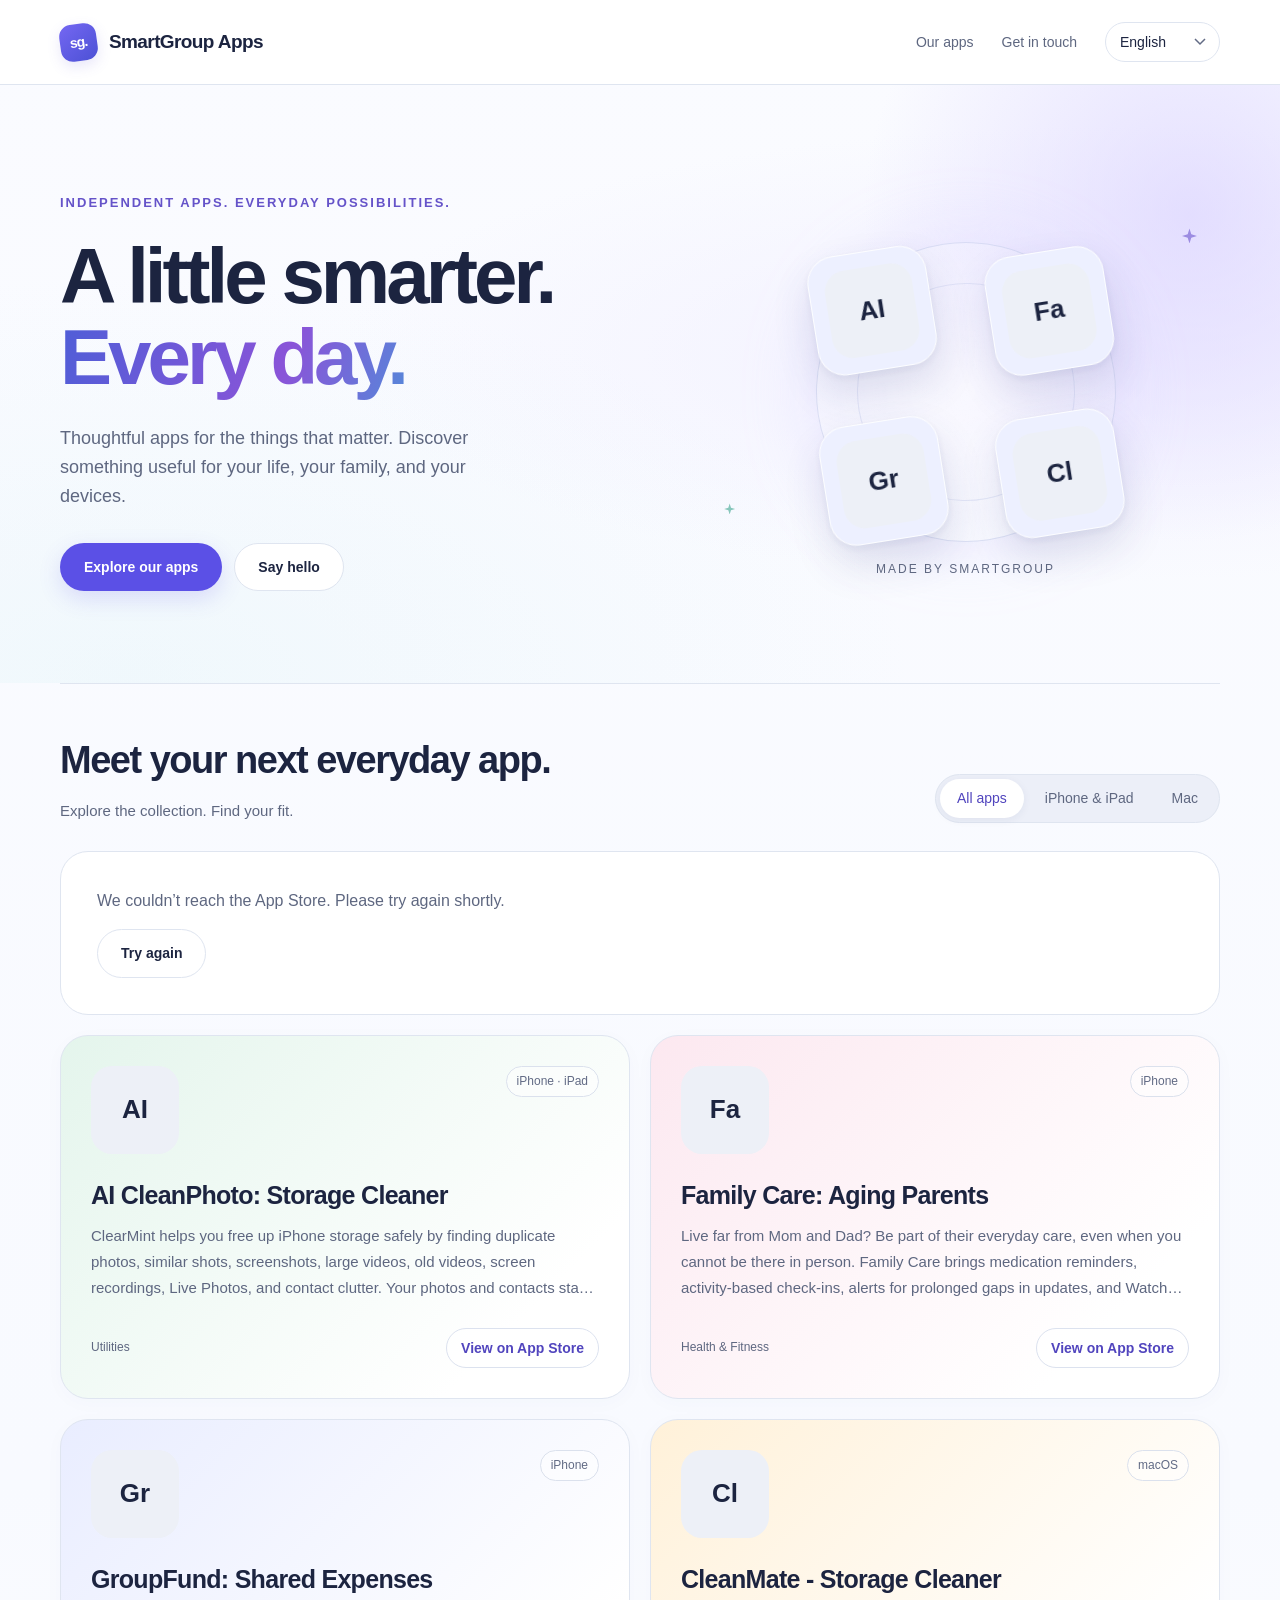
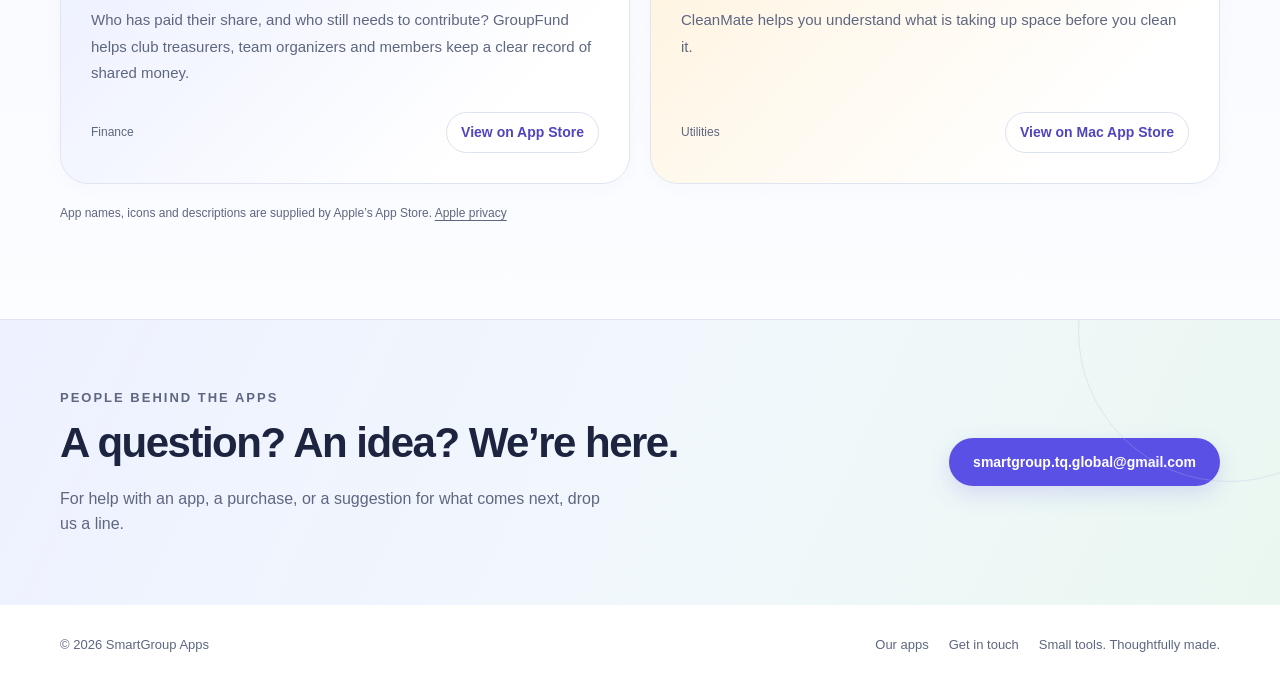
<file: smartgroup-index.html>
<!doctype html>
<html lang="en">
<head>
  <meta charset="utf-8">
  <meta name="viewport" content="width=device-width, initial-scale=1">
  <meta name="theme-color" content="#f8faff">
  <meta name="description" content="Explore SmartGroup apps for iPhone, iPad and Mac. Discover photo cleanup, family care, shared expenses and Mac storage tools, with direct App Store links.">
  <title>SmartGroup Apps | iPhone, iPad &amp; Mac Apps</title>
<!-- smartgroup:seo:start -->
<link rel="canonical" href="https://iphone.smartgroupapps.io.vn/smartgroup-index.html">
<meta name="robots" content="index,follow,max-image-preview:large">
<meta property="og:type" content="website">
<meta property="og:site_name" content="SmartGroup Apps">
<meta property="og:url" content="https://iphone.smartgroupapps.io.vn/smartgroup-index.html">
<meta property="og:title" content="SmartGroup Apps | iPhone, iPad &amp; Mac Apps">
<meta property="og:description" content="Explore SmartGroup apps for iPhone, iPad and Mac. Discover photo cleanup, family care, shared expenses and Mac storage tools, with direct App Store links.">
<meta property="og:image" content="https://is1-ssl.mzstatic.com/image/thumb/Purple221/v4/ba/6a/18/ba6a182b-ba02-b4da-0d96-7bee357dc187/AppIcon-0-0-1x_U007emarketing-0-11-0-85-220.png/512x512bb.jpg">
<meta property="og:image:alt" content="AI CleanPhoto: Storage Cleaner app icon">
<meta name="twitter:card" content="summary">
<meta name="twitter:title" content="SmartGroup Apps | iPhone, iPad &amp; Mac Apps">
<meta name="twitter:description" content="Explore SmartGroup apps for iPhone, iPad and Mac. Discover photo cleanup, family care, shared expenses and Mac storage tools, with direct App Store links.">
<meta name="twitter:image" content="https://is1-ssl.mzstatic.com/image/thumb/Purple221/v4/ba/6a/18/ba6a182b-ba02-b4da-0d96-7bee357dc187/AppIcon-0-0-1x_U007emarketing-0-11-0-85-220.png/512x512bb.jpg">
<link rel="preconnect" href="https://is1-ssl.mzstatic.com">
<link rel="dns-prefetch" href="https://itunes.apple.com">
<script type="application/ld+json">{"@context":"https://schema.org","@graph":[{"@type":"Organization","@id":"https://iphone.smartgroupapps.io.vn/smartgroup-index.html#organization","name":"SmartGroup Apps","url":"https://iphone.smartgroupapps.io.vn/smartgroup-index.html","email":"smartgroup.tq.global@gmail.com"},{"@type":"CollectionPage","@id":"https://iphone.smartgroupapps.io.vn/smartgroup-index.html#webpage","url":"https://iphone.smartgroupapps.io.vn/smartgroup-index.html","name":"SmartGroup Apps | iPhone, iPad \u0026 Mac Apps","description":"Explore SmartGroup apps for iPhone, iPad and Mac. Discover photo cleanup, family care, shared expenses and Mac storage tools, with direct App Store links.","inLanguage":"en","publisher":{"@id":"https://iphone.smartgroupapps.io.vn/smartgroup-index.html#organization"},"mainEntity":{"@type":"ItemList","numberOfItems":4,"itemListElement":[{"@type":"ListItem","position":1,"item":{"@type":"SoftwareApplication","name":"AI CleanPhoto: Storage Cleaner","url":"https://apps.apple.com/us/app/ai-cleanphoto-storage-cleaner/id6783654735?uo=4","image":"https://is1-ssl.mzstatic.com/image/thumb/Purple221/v4/ba/6a/18/ba6a182b-ba02-b4da-0d96-7bee357dc187/AppIcon-0-0-1x_U007emarketing-0-11-0-85-220.png/512x512bb.jpg","description":"ClearMint helps you free up iPhone storage safely by finding duplicate photos, similar shots, screenshots, large videos, old videos, screen recordings, Live Photos, and contact clutter. Your photos and contacts stay on your device.","operatingSystem":"iOS","applicationCategory":"Utilities"}},{"@type":"ListItem","position":2,"item":{"@type":"SoftwareApplication","name":"Family Care: Aging Parents","url":"https://apps.apple.com/us/app/family-care-aging-parents/id6818749415?uo=4","image":"https://is1-ssl.mzstatic.com/image/thumb/Purple221/v4/fc/ae/dd/fcaedd38-0adb-301d-775d-4eceb1c4153a/AppIcon-0-0-1x_U007ephone-0-1-85-220.png/512x512bb.jpg","description":"Live far from Mom and Dad? Be part of their everyday care, even when you cannot be there in person. Family Care brings medication reminders, activity-based check-ins, alerts for prolonged gaps in updates, and Watch SOS together—so you know when to reach out.","operatingSystem":"iOS","applicationCategory":"Health \u0026 Fitness"}},{"@type":"ListItem","position":3,"item":{"@type":"SoftwareApplication","name":"GroupFund: Shared Expenses","url":"https://apps.apple.com/us/app/groupfund-shared-expenses/id6759708272?uo=4","image":"https://is1-ssl.mzstatic.com/image/thumb/Purple221/v4/55/db/1c/55db1c5b-675a-7cca-8690-d8330b0139b7/AppIcon-0-0-1x_U007ephone-0-11-0-85-220.png/512x512bb.jpg","description":"Who has paid their share, and who still needs to contribute? GroupFund helps club treasurers, team organizers and members keep a clear record of shared money.","operatingSystem":"iOS","applicationCategory":"Finance"}},{"@type":"ListItem","position":4,"item":{"@type":"SoftwareApplication","name":"CleanMate - Storage Cleaner","url":"https://apps.apple.com/us/app/cleanmate-storage-cleaner/id6780437652?mt=12\u0026uo=4","image":"https://is1-ssl.mzstatic.com/image/thumb/Purple211/v4/ec/87/62/ec8762a5-2546-df51-fee1-62b0092b7de5/AppIcon-0-0-85-220-0-0-5-0-2x.png/512x512bb.png","description":"CleanMate helps you understand what is taking up space before you clean it.","operatingSystem":"macOS","applicationCategory":"Utilities"}}]}}]}</script>
<script type="application/json" id="catalogSnapshot">{"appIds":["6783654735","6818749415","6759708272","6780437652"],"apps":[{"kind":"software","artworkUrl512":"https://is1-ssl.mzstatic.com/image/thumb/Purple221/v4/ba/6a/18/ba6a182b-ba02-b4da-0d96-7bee357dc187/AppIcon-0-0-1x_U007emarketing-0-11-0-85-220.png/512x512bb.jpg","artworkUrl100":"https://is1-ssl.mzstatic.com/image/thumb/Purple221/v4/ba/6a/18/ba6a182b-ba02-b4da-0d96-7bee357dc187/AppIcon-0-0-1x_U007emarketing-0-11-0-85-220.png/100x100bb.jpg","features":["iosUniversal"],"trackId":6783654735,"trackName":"AI CleanPhoto: Storage Cleaner","primaryGenreName":"Utilities","description":"ClearMint helps you free up iPhone storage safely by finding duplicate photos, similar shots, screenshots, large videos, old videos, screen recordings, Live Photos, and contact clutter. Your photos and contacts stay on your device.","trackViewUrl":"https://apps.apple.com/us/app/ai-cleanphoto-storage-cleaner/id6783654735?uo=4"},{"kind":"software","artworkUrl512":"https://is1-ssl.mzstatic.com/image/thumb/Purple221/v4/fc/ae/dd/fcaedd38-0adb-301d-775d-4eceb1c4153a/AppIcon-0-0-1x_U007ephone-0-1-85-220.png/512x512bb.jpg","artworkUrl100":"https://is1-ssl.mzstatic.com/image/thumb/Purple221/v4/fc/ae/dd/fcaedd38-0adb-301d-775d-4eceb1c4153a/AppIcon-0-0-1x_U007ephone-0-1-85-220.png/100x100bb.jpg","features":[],"trackId":6818749415,"trackName":"Family Care: Aging Parents","primaryGenreName":"Health \u0026 Fitness","description":"Live far from Mom and Dad? Be part of their everyday care, even when you cannot be there in person. Family Care brings medication reminders, activity-based check-ins, alerts for prolonged gaps in updates, and Watch SOS together—so you know when to reach out.","trackViewUrl":"https://apps.apple.com/us/app/family-care-aging-parents/id6818749415?uo=4"},{"kind":"software","artworkUrl512":"https://is1-ssl.mzstatic.com/image/thumb/Purple221/v4/55/db/1c/55db1c5b-675a-7cca-8690-d8330b0139b7/AppIcon-0-0-1x_U007ephone-0-11-0-85-220.png/512x512bb.jpg","artworkUrl100":"https://is1-ssl.mzstatic.com/image/thumb/Purple221/v4/55/db/1c/55db1c5b-675a-7cca-8690-d8330b0139b7/AppIcon-0-0-1x_U007ephone-0-11-0-85-220.png/100x100bb.jpg","features":[],"trackId":6759708272,"trackName":"GroupFund: Shared Expenses","primaryGenreName":"Finance","description":"Who has paid their share, and who still needs to contribute? GroupFund helps club treasurers, team organizers and members keep a clear record of shared money.","trackViewUrl":"https://apps.apple.com/us/app/groupfund-shared-expenses/id6759708272?uo=4"},{"kind":"mac-software","artworkUrl512":"https://is1-ssl.mzstatic.com/image/thumb/Purple211/v4/ec/87/62/ec8762a5-2546-df51-fee1-62b0092b7de5/AppIcon-0-0-85-220-0-0-5-0-2x.png/512x512bb.png","artworkUrl100":"https://is1-ssl.mzstatic.com/image/thumb/Purple211/v4/ec/87/62/ec8762a5-2546-df51-fee1-62b0092b7de5/AppIcon-0-0-85-220-0-0-5-0-2x.png/100x100bb.png","trackId":6780437652,"trackName":"CleanMate - Storage Cleaner","primaryGenreName":"Utilities","description":"CleanMate helps you understand what is taking up space before you clean it.","trackViewUrl":"https://apps.apple.com/us/app/cleanmate-storage-cleaner/id6780437652?mt=12\u0026uo=4"}]}</script>
<!-- smartgroup:seo:end -->
  <style>
    :root{color-scheme:light;--bg:#f8faff;--panel:#fff;--ink:#1c2440;--muted:#5e6780;--line:#dfe5f0;--accent:#5b50e6;--coral:#e6a5c2;--radius:28px;font-family:-apple-system,BlinkMacSystemFont,"Segoe UI",sans-serif}
    *{box-sizing:border-box}html{scroll-behavior:smooth;scroll-padding-top:100px}body{margin:0;background:var(--bg);color:var(--ink);line-height:1.6}a{color:inherit;text-decoration:none}button,input,select{font:inherit}button,a,input,select{ -webkit-tap-highlight-color:transparent}button{cursor:pointer}button:disabled{cursor:wait;opacity:.55}button,a,input,select{outline-offset:5px}:focus-visible{outline:2px solid var(--accent)}button{color:inherit}::selection{background:var(--accent);color:var(--bg)}[hidden]{display:none!important}.wrap{width:min(1160px,calc(100% - 64px));margin-inline:auto}.skip{position:fixed;top:-80px;left:20px;z-index:30;background:var(--accent);color:var(--bg);padding:12px}.skip:focus{top:10px}
    header{position:sticky;top:0;z-index:10;border-bottom:1px solid var(--line);background:#ffffffde;backdrop-filter:blur(20px)}.nav{min-height:84px;display:flex;align-items:center;justify-content:space-between;gap:24px}.brand{display:flex;align-items:center;gap:12px;font-weight:750;font-size:19px;letter-spacing:-.6px}.brand-mark{width:37px;height:37px;display:grid;place-items:center;background:var(--accent);border-radius:12px;color:var(--bg);font-size:14px;letter-spacing:-1px;transform:rotate(-8deg)}.nav-links{display:flex;align-items:center;gap:28px;font-size:14px}.nav-links a{color:var(--muted)}.nav-links a:hover{color:var(--ink)}select{color:var(--ink);border:1px solid var(--line);background:#fff;border-radius:100px;padding:8px 34px 8px 14px;appearance:none;background-image:url("data:image/svg+xml,%3Csvg xmlns='http://www.w3.org/2000/svg' width='12' height='8' viewBox='0 0 12 8'%3E%3Cpath d='m1 1 5 5 5-5' fill='none' stroke='%23626b85' stroke-width='1.5'/%3E%3C/svg%3E");background-repeat:no-repeat;background-position:right 13px center}
    .hero{position:relative;isolation:isolate;padding:108px 0 92px;overflow:hidden}.hero:before{content:"";position:absolute;z-index:-1;width:680px;height:680px;right:-250px;top:-210px;border-radius:50%;background:radial-gradient(circle,#d6cdff99,transparent 68%);pointer-events:none}.hero-grid{display:grid;grid-template-columns:1.15fr 1fr;align-items:center;gap:66px}.eyebrow{margin:0 0 22px;color:var(--accent);font-size:13px;font-weight:650;letter-spacing:2px;text-transform:uppercase}h1{font-size:clamp(48px,6.1vw,82px);line-height:1.04;font-weight:650;letter-spacing:-4px;margin:0 0 26px;max-width:650px}h1 em{font-style:normal;color:var(--accent)}.lead{font-size:18px;color:var(--muted);max-width:470px;margin:0 0 32px}.button{min-height:48px;padding:12px 23px;display:inline-flex;align-items:center;justify-content:center;gap:9px;border-radius:100px;border:1px solid var(--line);background:#fff;font-size:14px;font-weight:650;transition:background .2s,transform .2s}.button:hover{transform:translateY(-2px);background:#eef0ff}.button.primary{background:var(--accent);color:#fff;border-color:transparent}.button.primary:hover{background:#4840cb}.actions{display:flex;flex-wrap:wrap;gap:12px}.hero-art{height:375px;position:relative;display:grid;place-items:center}.orbit{position:absolute;width:300px;height:300px;border:1px solid #c4cbea88;border-radius:50%;transform:rotate(-20deg)}.orbit:after{content:"";position:absolute;inset:40px;border:1px solid #c4cbea66;border-radius:50%}.art-label{position:absolute;bottom:0;font-size:12px;letter-spacing:2px;text-transform:uppercase;color:var(--muted)}.hero-icons{position:relative;width:310px;height:310px;transform:rotate(-9deg)}.hero-icon{position:absolute;width:120px;height:120px;border-radius:27px;background:#edf0ff;box-shadow:0 20px 42px #36408124,0 3px 8px #36408112;overflow:hidden;display:grid;place-items:center;border:1px solid #ffffffd9;transition:transform .3s}.hero-icon img{width:100%;height:100%;object-fit:cover}.hero-icon:hover{transform:translateY(-8px) rotate(7deg)}.hero-icon:nth-child(1){top:0;left:15px}.hero-icon:nth-child(2){top:28px;right:0}.hero-icon:nth-child(3){bottom:20px;left:0}.hero-icon:nth-child(4){bottom:0;right:15px}.hero-icon.placeholder{background:linear-gradient(135deg,#e6ecff,#efe8ff)}.hero-icon.placeholder:before{content:"";width:40px;height:40px;border:2px solid #b9bee0;border-radius:12px}
    .collection{padding:46px 0 96px;border-top:1px solid var(--line)}.section-head{display:flex;justify-content:space-between;align-items:end;gap:24px;margin-bottom:28px}.section-head h2{font-size:38px;font-weight:600;letter-spacing:-1.5px;margin:0 0 8px}.section-head p{margin:0;font-size:15px;color:var(--muted)}.collection-tools{display:flex;align-items:center;gap:12px;flex-wrap:wrap}.filters{display:flex;gap:4px;padding:4px;background:#eceff8;border:1px solid var(--line);border-radius:100px}.filter{padding:8px 17px;border:0;border-radius:100px;background:transparent;color:var(--muted);font-size:14px}.filter[aria-pressed=true]{background:#fff;color:var(--ink)}.apps-grid{display:grid;grid-template-columns:repeat(2,minmax(0,1fr));gap:20px}.app-card{position:relative;overflow:hidden;display:flex;flex-direction:column;min-height:355px;padding:30px;background:linear-gradient(135deg,var(--tint,#e4f5ec),#fff 80%);border:1px solid var(--line);border-radius:var(--radius);transition:transform .25s,border-color .25s}.app-card:nth-child(4n+2){--tint:#fce8f0}.app-card:nth-child(4n+3){--tint:#e9edff}.app-card:nth-child(4n+4){--tint:#fff1d9}.app-card:hover{transform:translateY(-4px);border-color:#c6c4ef}.card-top{display:flex;align-items:start;justify-content:space-between;gap:16px;margin-bottom:26px}.app-icon{width:88px;height:88px;border-radius:21px;box-shadow:0 10px 25px #384b7022;background:#edf0f7;object-fit:cover}.icon-fallback{width:88px;height:88px;border-radius:21px;background:#edf0f7;display:grid;place-items:center;font-size:26px;font-weight:600}.platform{padding:5px 10px;border:1px solid #dbe1ed;border-radius:100px;color:#626b85;font-size:12px}.app-card h3{font-weight:600;font-size:25px;letter-spacing:-.7px;line-height:1.25;margin:0 0 12px;overflow-wrap:anywhere}.app-desc{color:var(--muted);font-size:15px;line-height:1.75;margin:0 0 26px;display:-webkit-box;-webkit-line-clamp:3;-webkit-box-orient:vertical;overflow:hidden}.card-bottom{display:flex;align-items:center;justify-content:space-between;gap:12px;margin-top:auto}.genre{font-size:12px;color:var(--muted)}.store-link{display:inline-flex;align-items:center;gap:8px;font-size:14px;font-weight:650;background:#ffffffc9;border:1px solid #dce2ef;border-radius:100px;padding:8px 14px}.collection-note{font-size:12px;color:var(--muted);margin:20px 0 0}.collection-note a{text-decoration:underline;text-underline-offset:3px}.status{border:1px solid var(--line);border-radius:var(--radius);padding:36px;background:var(--panel);margin-bottom:20px}.status p{color:var(--muted);margin-top:0}.skeleton{min-height:355px;border-radius:var(--radius);border:1px solid var(--line);background:linear-gradient(110deg,#edf0f8 20%,#f8faff 40%,#edf0f8 60%);background-size:250% 100%;animation:shimmer 1.8s linear infinite}.support{padding:68px 0;background:linear-gradient(115deg,#eef1ff,#f1f8fc 55%,#eaf7f0);border-top:1px solid var(--line)}.support-inner{display:flex;align-items:center;justify-content:space-between;gap:32px}.support h2{font-size:clamp(29px,4vw,42px);letter-spacing:-1.5px;font-weight:600;margin:0 0 10px}.support p{color:var(--muted);margin:0;max-width:550px}.support a{flex-shrink:0}footer{padding:30px 0;color:var(--muted);font-size:13px}.footer-inner{display:flex;align-items:center;justify-content:space-between;gap:20px;flex-wrap:wrap}.footer-inner a:hover{color:var(--ink)}.footer-links{display:flex;gap:20px;flex-wrap:wrap}
    @keyframes shimmer{to{background-position:-150% 0}}
    @media(min-width:1400px){.hero{padding-block:130px 110px}}@media(max-width:950px){.section-head{align-items:start;flex-direction:column}.hero-grid{gap:20px}.hero-art{transform:scale(.85)}h1{letter-spacing:-2.5px}.support-inner{align-items:start;flex-direction:column}}@media(max-width:650px){.wrap{width:calc(100% - 36px)}.nav{min-height:74px;gap:12px}.brand{font-size:16px}.nav-links{gap:12px}.nav-links>a{display:none}select{font-size:13px}.hero{padding:60px 0 45px}.hero-grid{grid-template-columns:1fr;gap:15px}.hero-art{height:300px;transform:scale(.85);margin-block:-10px}.hero h1{font-size:57px;max-width:450px}.lead{font-size:17px}.eyebrow{font-size:11px}.collection{padding-top:28px}.section-head h2{font-size:32px}.apps-grid{grid-template-columns:1fr}.app-card{padding:25px;min-height:330px}.collection-tools{width:100%;justify-content:space-between;gap:8px}.filter{padding:8px 12px}.support{padding:44px 0}.support a{max-width:100%;font-size:12px;padding-inline:15px}.footer-inner{align-items:start;flex-direction:column}}@media(prefers-reduced-motion:reduce){*,*:before,*:after{animation:none!important;transition:none!important;scroll-behavior:auto!important}}
  
/* Light palette and gentle decorative motion. Content stays visible without JS. */
body{background:linear-gradient(180deg,#fafbff 0%,#f8faff 65%,#fff 100%)}
.brand-mark{color:#fff;background:linear-gradient(145deg,#7467f2,#4c51d5);box-shadow:0 5px 14px #6558d526}
.hero{background:radial-gradient(ellipse at 86% 45%,#eae6ff80,transparent 49%),radial-gradient(ellipse at 10% 100%,#e2f4f866,transparent 48%)}
.hero:before{animation:haloDrift 15s ease-in-out infinite alternate}
h1 em{color:#6056dd;background:linear-gradient(110deg,#4e5ed7,#8a54d8 65%,#5687d9);background-clip:text;-webkit-background-clip:text;-webkit-text-fill-color:transparent}
.eyebrow{color:#6553c9}.button.primary{box-shadow:0 8px 22px #5b50e62b}
.button:hover{box-shadow:0 7px 18px #384b7010}.button.primary:hover{box-shadow:0 12px 28px #5b50e63b}
.orbit{background:radial-gradient(circle,#fff8,transparent 70%);box-shadow:0 0 70px #dbd5ff66;animation:orbitBreathe 9s ease-in-out infinite}
.hero-icon{animation:iconFloat 6s ease-in-out infinite;will-change:transform}
.hero-icon:nth-child(2){animation-delay:-1.5s}.hero-icon:nth-child(3){animation-delay:-3s}.hero-icon:nth-child(4){animation-delay:-4.5s}
.hero-icon img{transition:transform .4s}.hero-icon:hover img{transform:scale(1.08)}
.hero-art:before,.hero-art:after{content:"";position:absolute;width:15px;height:15px;background:#9c8ce2;clip-path:polygon(50% 0,62% 38%,100% 50%,62% 62%,50% 100%,38% 62%,0 50%,38% 38%);animation:twinkle 5s ease-in-out infinite;pointer-events:none}
.hero-art:before{top:24px;right:23px}.hero-art:after{bottom:65px;left:13px;width:11px;height:11px;background:#86c6bb;animation-delay:-2s}
.filter[aria-pressed=true]{box-shadow:0 2px 8px #27355e10;color:#5145be}
.app-card{box-shadow:0 4px 20px #34436b06;transition:transform .3s,border-color .3s,box-shadow .3s}
.app-card:hover{box-shadow:0 18px 38px #5960a21a;transform:translateY(-6px)}
.app-card:after{content:"";position:absolute;inset:0;pointer-events:none;background:linear-gradient(110deg,transparent 25%,#fff8 47%,transparent 69%);transform:translateX(-135%)}
.app-card:hover:after{animation:cardGleam .85s ease-out}
.platform{background:#fff8}.store-link{color:#5145be;transition:background .25s,box-shadow .25s}
.app-card:hover .store-link{background:#f1eeff;box-shadow:0 3px 12px #6558d511}
.support{position:relative;overflow:hidden}.support:before{content:"";position:absolute;width:300px;height:300px;right:-100px;top:-140px;border:1px solid #b6b8e54d;border-radius:50%;pointer-events:none}
@keyframes iconFloat{0%,100%{transform:translateY(0) rotate(0)}50%{transform:translateY(-10px) rotate(2deg)}}
@keyframes orbitBreathe{0%,100%{transform:rotate(-20deg) scale(1)}50%{transform:rotate(-14deg) scale(1.04)}}
@keyframes haloDrift{from{transform:translate(0,0)}to{transform:translate(-45px,35px)}}
@keyframes twinkle{0%,100%{opacity:.35;transform:scale(.8) rotate(0)}50%{opacity:.85;transform:scale(1.12) rotate(18deg)}}
@keyframes cardGleam{to{transform:translateX(135%)}}
@media(prefers-reduced-motion:reduce){.hero-icon{will-change:auto}*{scroll-behavior:auto!important}}
</style>
</head>
<body>
  <a class="skip" href="#apps" data-i="skip">Skip to apps</a>
  <header><div class="wrap nav"><a class="brand" href="smartgroup-index.html"><span class="brand-mark" aria-hidden="true">sg.</span>SmartGroup Apps</a><nav class="nav-links" aria-label="Main navigation"><a href="#apps" data-i="navApps">Our apps</a><a href="#support" data-i="navSupport">Get in touch</a><select id="language" aria-label="Language"><option value="en">English</option><option value="vi">Tiếng Việt</option><option value="ja">日本語</option><option value="zh-HK">繁體中文</option></select></nav></div></header>
  <main>
    <section class="hero"><div class="wrap hero-grid"><div><p class="eyebrow" data-i="eyebrow">Independent apps. Everyday possibilities.</p><h1><span data-i="heroLine1">A little smarter.</span><br><em data-i="heroLine2">Every day.</em></h1><p class="lead" data-i="lead">Thoughtful apps for the things that matter. Discover something useful for your life, your family, and your devices.</p><div class="actions"><a class="button primary" href="#apps" data-i="explore">Explore our apps</a><a class="button" href="mailto:smartgroup.tq.global@gmail.com" data-i="contact">Say hello</a></div></div><div class="hero-art" aria-hidden="true"><div class="orbit"></div><div class="hero-icons" id="heroIcons"><div class="hero-icon"><img src="https://is1-ssl.mzstatic.com/image/thumb/Purple221/v4/ba/6a/18/ba6a182b-ba02-b4da-0d96-7bee357dc187/AppIcon-0-0-1x_U007emarketing-0-11-0-85-220.png/512x512bb.jpg" alt="" width="120" height="120" decoding="async"></div><div class="hero-icon"><img src="https://is1-ssl.mzstatic.com/image/thumb/Purple221/v4/fc/ae/dd/fcaedd38-0adb-301d-775d-4eceb1c4153a/AppIcon-0-0-1x_U007ephone-0-1-85-220.png/512x512bb.jpg" alt="" width="120" height="120" decoding="async"></div><div class="hero-icon"><img src="https://is1-ssl.mzstatic.com/image/thumb/Purple221/v4/55/db/1c/55db1c5b-675a-7cca-8690-d8330b0139b7/AppIcon-0-0-1x_U007ephone-0-11-0-85-220.png/512x512bb.jpg" alt="" width="120" height="120" decoding="async"></div><div class="hero-icon"><img src="https://is1-ssl.mzstatic.com/image/thumb/Purple211/v4/ec/87/62/ec8762a5-2546-df51-fee1-62b0092b7de5/AppIcon-0-0-85-220-0-0-5-0-2x.png/512x512bb.png" alt="" width="120" height="120" decoding="async"></div></div><span class="art-label">Made by SmartGroup</span></div></div></section>
    <section class="collection wrap" id="apps" aria-labelledby="appsTitle"><div class="section-head"><div><h2 id="appsTitle" data-i="appsTitle">Meet your next everyday app.</h2><p data-i="appsSubtitle">Explore the collection. Find your fit.</p></div><div class="collection-tools"><div class="filters" role="group" aria-label="Platform"><button class="filter" data-filter="all" aria-pressed="true" data-i="all">All apps</button><button class="filter" data-filter="ios" aria-pressed="false">iPhone &amp; iPad</button><button class="filter" data-filter="mac" aria-pressed="false">Mac</button></div></div></div>
      <div id="status" class="status" role="status" hidden><p id="statusText"></p><button class="button" id="retry" data-i="retry">Try again</button></div>
      <div id="appsGrid" class="apps-grid" aria-busy="false">
<a class="app-card" data-platform="ios" href="https://apps.apple.com/us/app/ai-cleanphoto-storage-cleaner/id6783654735?uo=4" target="_blank" rel="noopener noreferrer" aria-label="AI CleanPhoto: Storage Cleaner — View on App Store">
  <div class="card-top"><img class="app-icon" src="https://is1-ssl.mzstatic.com/image/thumb/Purple221/v4/ba/6a/18/ba6a182b-ba02-b4da-0d96-7bee357dc187/AppIcon-0-0-1x_U007emarketing-0-11-0-85-220.png/512x512bb.jpg" alt="AI CleanPhoto: Storage Cleaner app icon" width="88" height="88" loading="lazy" decoding="async"><span class="platform">iPhone · iPad</span></div>
  <h3>AI CleanPhoto: Storage Cleaner</h3><p class="app-desc">ClearMint helps you free up iPhone storage safely by finding duplicate photos, similar shots, screenshots, large videos, old videos, screen recordings, Live Photos, and contact clutter. Your photos and contacts stay on your device.</p>
  <div class="card-bottom"><span class="genre">Utilities</span><span class="store-link">View on App Store</span></div>
</a>
<a class="app-card" data-platform="ios" href="https://apps.apple.com/us/app/family-care-aging-parents/id6818749415?uo=4" target="_blank" rel="noopener noreferrer" aria-label="Family Care: Aging Parents — View on App Store">
  <div class="card-top"><img class="app-icon" src="https://is1-ssl.mzstatic.com/image/thumb/Purple221/v4/fc/ae/dd/fcaedd38-0adb-301d-775d-4eceb1c4153a/AppIcon-0-0-1x_U007ephone-0-1-85-220.png/512x512bb.jpg" alt="Family Care: Aging Parents app icon" width="88" height="88" loading="lazy" decoding="async"><span class="platform">iPhone</span></div>
  <h3>Family Care: Aging Parents</h3><p class="app-desc">Live far from Mom and Dad? Be part of their everyday care, even when you cannot be there in person. Family Care brings medication reminders, activity-based check-ins, alerts for prolonged gaps in updates, and Watch SOS together—so you know when to reach out.</p>
  <div class="card-bottom"><span class="genre">Health &amp; Fitness</span><span class="store-link">View on App Store</span></div>
</a>
<a class="app-card" data-platform="ios" href="https://apps.apple.com/us/app/groupfund-shared-expenses/id6759708272?uo=4" target="_blank" rel="noopener noreferrer" aria-label="GroupFund: Shared Expenses — View on App Store">
  <div class="card-top"><img class="app-icon" src="https://is1-ssl.mzstatic.com/image/thumb/Purple221/v4/55/db/1c/55db1c5b-675a-7cca-8690-d8330b0139b7/AppIcon-0-0-1x_U007ephone-0-11-0-85-220.png/512x512bb.jpg" alt="GroupFund: Shared Expenses app icon" width="88" height="88" loading="lazy" decoding="async"><span class="platform">iPhone</span></div>
  <h3>GroupFund: Shared Expenses</h3><p class="app-desc">Who has paid their share, and who still needs to contribute? GroupFund helps club treasurers, team organizers and members keep a clear record of shared money.</p>
  <div class="card-bottom"><span class="genre">Finance</span><span class="store-link">View on App Store</span></div>
</a>
<a class="app-card" data-platform="mac" href="https://apps.apple.com/us/app/cleanmate-storage-cleaner/id6780437652?mt=12&amp;uo=4" target="_blank" rel="noopener noreferrer" aria-label="CleanMate - Storage Cleaner — View on Mac App Store">
  <div class="card-top"><img class="app-icon" src="https://is1-ssl.mzstatic.com/image/thumb/Purple211/v4/ec/87/62/ec8762a5-2546-df51-fee1-62b0092b7de5/AppIcon-0-0-85-220-0-0-5-0-2x.png/512x512bb.png" alt="CleanMate - Storage Cleaner app icon" width="88" height="88" loading="lazy" decoding="async"><span class="platform">macOS</span></div>
  <h3>CleanMate - Storage Cleaner</h3><p class="app-desc">CleanMate helps you understand what is taking up space before you clean it.</p>
  <div class="card-bottom"><span class="genre">Utilities</span><span class="store-link">View on Mac App Store</span></div>
</a>
</div>

      <p id="resultMessage" class="collection-note" role="status"></p><p class="collection-note"><span data-i="storeNote">App names, icons and descriptions are supplied by Apple’s App Store.</span> <a href="https://www.apple.com/legal/privacy/" data-i="applePrivacy">Apple privacy</a></p>
      <noscript><p>You can browse the apps and open their App Store pages without JavaScript. Enable JavaScript for live updates and platform filters.</p></noscript>
    </section>
    <section class="support" id="support"><div class="wrap support-inner"><div><p class="eyebrow" data-i="supportEyebrow">People behind the apps</p><h2 data-i="supportTitle">A question? An idea? We’re here.</h2><p data-i="supportText">For help with an app, a purchase, or a suggestion for what comes next, drop us a line.</p></div><a class="button primary" href="mailto:smartgroup.tq.global@gmail.com">smartgroup.tq.global@gmail.com</a></div></section>
  </main>
  <footer><div class="wrap footer-inner"><span>© <span id="year">2026</span> SmartGroup Apps</span><div class="footer-links"><a href="#apps" data-i="navApps">Our apps</a><a href="mailto:smartgroup.tq.global@gmail.com" data-i="navSupport">Get in touch</a><span data-i="footerNote">Small tools. Thoughtfully made.</span></div></div></footer>
  <script src="smartgroup-apps.js" defer></script>
</body>
</html>
</file>
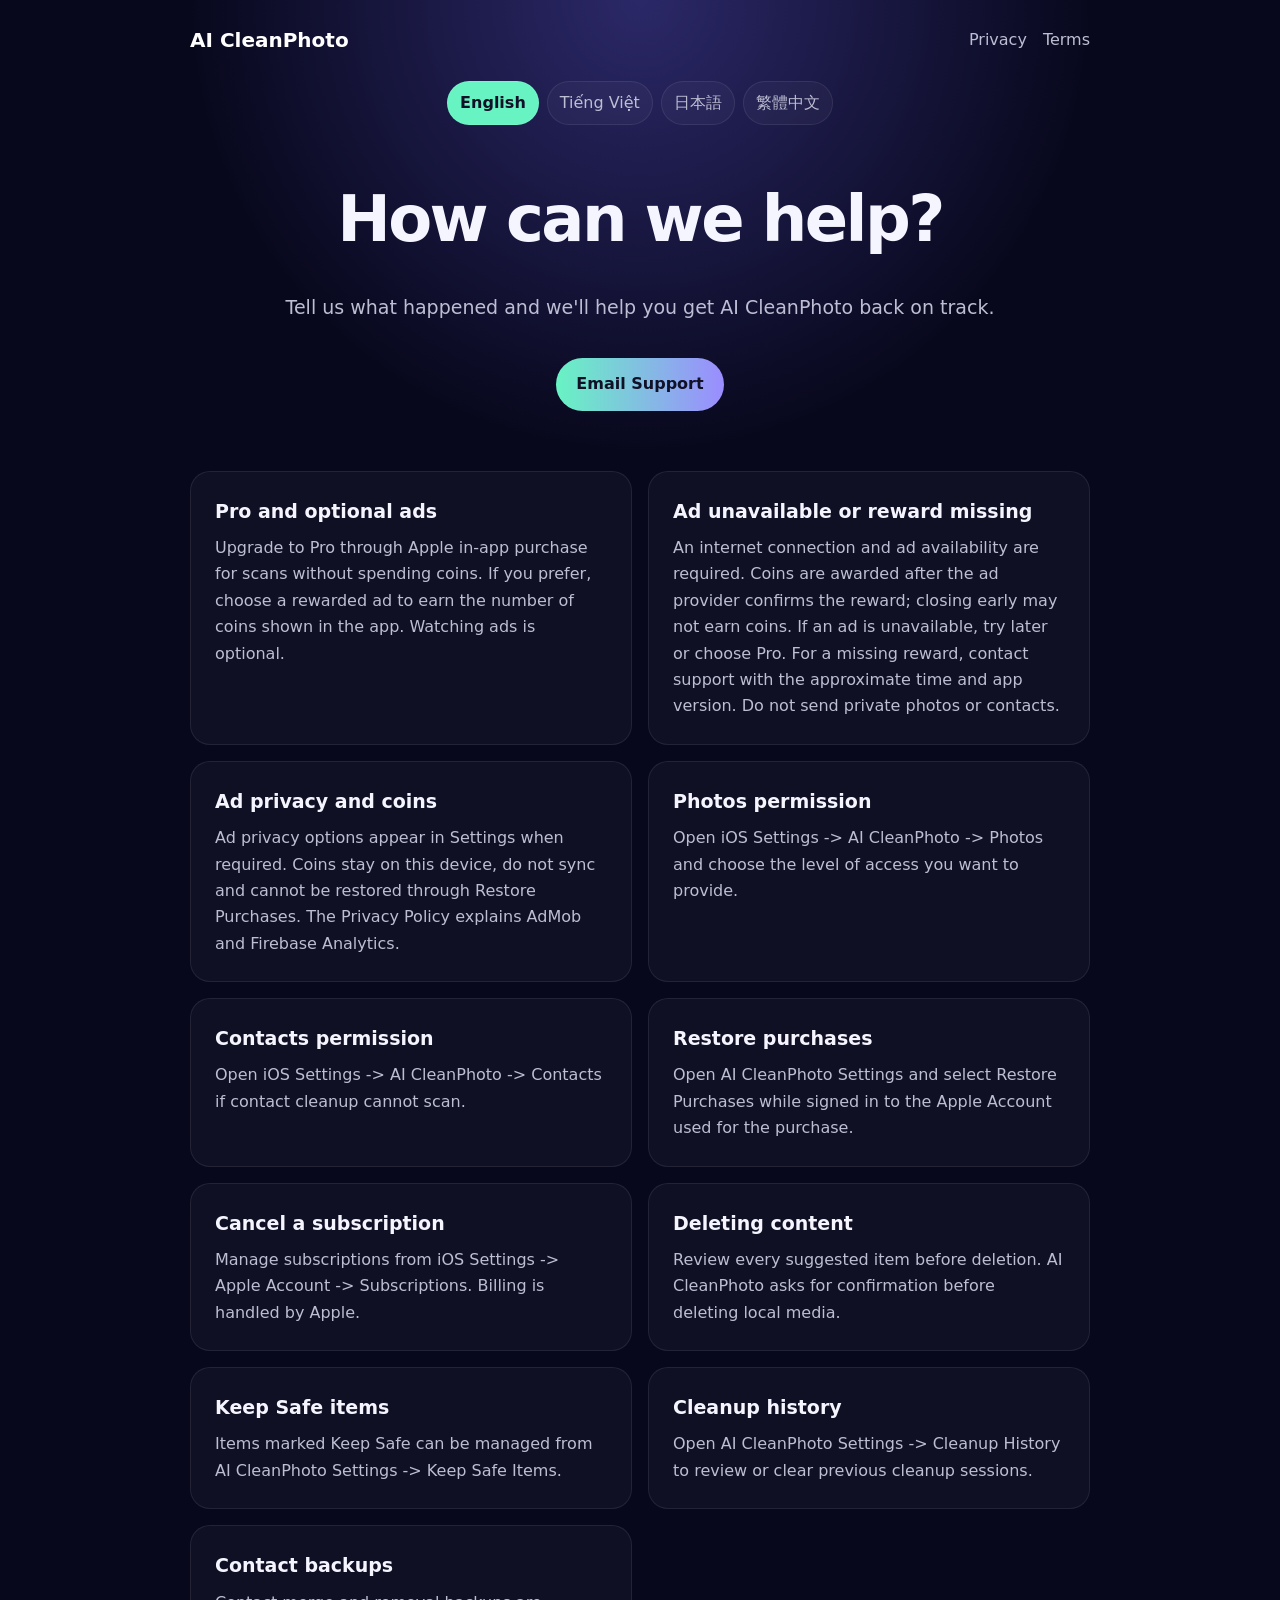
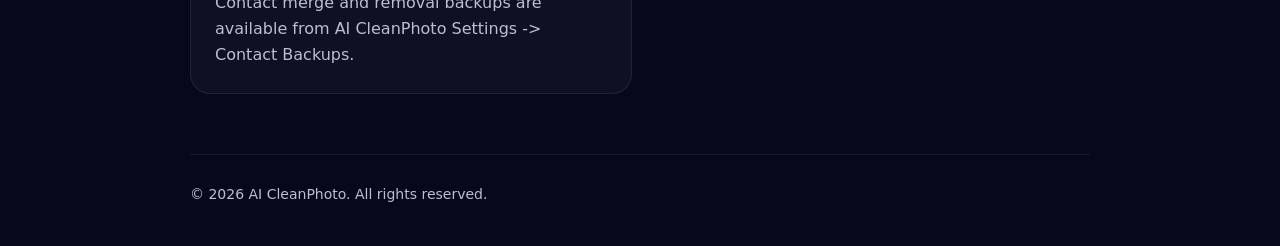
<file: support.html>
<!doctype html>
<html lang="en">
<head>
  <meta charset="utf-8">
  <meta name="viewport" content="width=device-width, initial-scale=1">
  <meta name="description" content="Get help with AI CleanPhoto">
  <title>Support — AI CleanPhoto</title>
  <style>
    :root{color-scheme:dark;--bg:#08081d;--mint:#68f3c3;--text:#f5f5ff;--muted:#bdbdd3;--line:#ffffff14;--panel:#ffffff09}*{box-sizing:border-box}body{margin:0;background:radial-gradient(circle at 50% 0,#2b2868,var(--bg) 450px);color:var(--text);font:16px/1.65 system-ui,-apple-system,sans-serif}.wrap{width:min(900px,calc(100% - 38px));margin:auto}nav{display:flex;justify-content:space-between;align-items:center;gap:16px;padding:24px 0}a{color:var(--mint)}nav a{color:var(--muted);text-decoration:none}.brand{color:#fff;font-size:20px;font-weight:800}.navlinks{display:flex;gap:16px}.lang{display:flex;flex-wrap:wrap;gap:8px;justify-content:center}.lang button{border:1px solid var(--line);border-radius:999px;background:var(--panel);color:var(--muted);padding:8px 12px;font:inherit;cursor:pointer}.lang button.active{background:var(--mint);color:#101026;font-weight:800}.hero{text-align:center;padding:42px 0}.hero h1{font-size:clamp(40px,8vw,64px);letter-spacing:-.04em;margin:0 0 12px}.hero p{color:var(--muted);font-size:19px}.button{display:inline-block;margin-top:16px;padding:13px 20px;border-radius:999px;background:linear-gradient(90deg,var(--mint),#9b8cff);color:#101026;text-decoration:none;font-weight:800}.grid{display:grid;grid-template-columns:1fr 1fr;gap:16px;margin:18px 0 60px}.card{background:var(--panel);border:1px solid var(--line);border-radius:20px;padding:24px}.card h2{font-size:19px;margin:0 0 8px}.card p{color:var(--muted);margin:0}footer{padding:28px 0 40px;border-top:1px solid var(--line);color:var(--muted);font-size:14px}@media(max-width:650px){.grid{grid-template-columns:1fr}nav{align-items:flex-start}.navlinks{font-size:14px;gap:10px}}
  </style>
</head>
<body>
  <div class="wrap">
    <nav>
      <a class="brand" href="index.html">AI CleanPhoto</a>
      <div class="navlinks"><a href="privacy.html" data-i="privacy">Privacy</a><a href="terms.html" data-i="terms">Terms</a></div>
    </nav>
    <div class="lang" aria-label="Language">
      <button data-lang="en">English</button><button data-lang="vi">Tiếng Việt</button><button data-lang="ja">日本語</button><button data-lang="zh-HK">繁體中文</button>
    </div>
    <main>
      <section class="hero">
        <h1 data-i="title">How can we help?</h1>
        <p data-i="subtitle">Tell us what happened and we’ll help you get AI CleanPhoto back on track.</p>
        <a class="button" href="mailto:smartgroup.tq.global@gmail.com?subject=AI%20CleanPhoto%20Support" data-i="email">Email Support</a>
      </section>
      <section class="grid" id="cards"></section>
    </main>
    <footer>© 2026 AI CleanPhoto. All rights reserved.</footer>
  </div>
  <script>
    const L={en:{privacy:"Privacy",terms:"Terms",title:"How can we help?",subtitle:"Tell us what happened and we'll help you get AI CleanPhoto back on track.",email:"Email Support",cards:[["Pro and optional ads", "Upgrade to Pro through Apple in-app purchase for scans without spending coins. If you prefer, choose a rewarded ad to earn the number of coins shown in the app. Watching ads is optional."], ["Ad unavailable or reward missing", "An internet connection and ad availability are required. Coins are awarded after the ad provider confirms the reward; closing early may not earn coins. If an ad is unavailable, try later or choose Pro. For a missing reward, contact support with the approximate time and app version. Do not send private photos or contacts."], ["Ad privacy and coins", "Ad privacy options appear in Settings when required. Coins stay on this device, do not sync and cannot be restored through Restore Purchases. The Privacy Policy explains AdMob and Firebase Analytics."],["Photos permission","Open iOS Settings -> AI CleanPhoto -> Photos and choose the level of access you want to provide."],["Contacts permission","Open iOS Settings -> AI CleanPhoto -> Contacts if contact cleanup cannot scan."],["Restore purchases","Open AI CleanPhoto Settings and select Restore Purchases while signed in to the Apple Account used for the purchase."],["Cancel a subscription","Manage subscriptions from iOS Settings -> Apple Account -> Subscriptions. Billing is handled by Apple."],["Deleting content","Review every suggested item before deletion. AI CleanPhoto asks for confirmation before deleting local media."],["Keep Safe items","Items marked Keep Safe can be managed from AI CleanPhoto Settings -> Keep Safe Items."],["Cleanup history","Open AI CleanPhoto Settings -> Cleanup History to review or clear previous cleanup sessions."],["Contact backups","Contact merge and removal backups are available from AI CleanPhoto Settings -> Contact Backups."]]},
    vi:{privacy:"Quyền riêng tư",terms:"Điều khoản",title:"Bạn cần hỗ trợ gì?",subtitle:"Hãy cho chúng tôi biết vấn đề và chúng tôi sẽ giúp bạn dùng AI CleanPhoto ổn định lại.",email:"Email hỗ trợ",cards:[["Pro và quảng cáo tự chọn", "Nâng cấp Pro qua mua hàng trong ứng dụng của Apple để quét không tốn coin. Nếu muốn, bạn có thể xem quảng cáo nhận thưởng để kiếm số coin hiển thị trong app. Xem quảng cáo không bắt buộc."], ["Không có quảng cáo hoặc chưa nhận coin", "Cần kết nối internet và quảng cáo khả dụng. Coin được cộng khi nhà cung cấp xác nhận thưởng; đóng sớm có thể không nhận coin. Nếu chưa có quảng cáo, thử lại sau hoặc chọn Pro. Nếu thiếu thưởng, liên hệ hỗ trợ kèm thời điểm gần đúng và phiên bản app; không gửi ảnh hay danh bạ riêng tư."], ["Quyền riêng tư quảng cáo và coin", "Tùy chọn quyền riêng tư quảng cáo xuất hiện trong Cài đặt khi được yêu cầu. Coin lưu trên thiết bị, không đồng bộ và không thể khôi phục qua Khôi phục mua hàng. Chính sách quyền riêng tư giải thích AdMob và Firebase Analytics."],["Quyền truy cập Ảnh","Mở Cài đặt iOS -> AI CleanPhoto -> Ảnh và chọn mức truy cập bạn muốn cấp."],["Quyền truy cập Danh bạ","Mở Cài đặt iOS -> AI CleanPhoto -> Danh bạ nếu tính năng dọn dẹp danh bạ không quét được."],["Khôi phục mua hàng","Mở Cài đặt trong AI CleanPhoto và chọn Khôi phục mua hàng bằng đúng Tài khoản Apple đã mua."],["Hủy đăng ký","Quản lý đăng ký trong Cài đặt iOS -> Tài khoản Apple -> Đăng ký. Apple xử lý thanh toán."],["Xóa nội dung","Hãy xem lại từng mục được gợi ý trước khi xóa. AI CleanPhoto luôn hỏi xác nhận trước khi xóa media cục bộ."],["Mục Keep Safe","Các mục đã đánh dấu Keep Safe có thể quản lý trong Cài đặt AI CleanPhoto -> Mục Keep Safe."],["Lịch sử dọn dẹp","Mở Cài đặt AI CleanPhoto -> Lịch sử dọn dẹp để xem hoặc xóa các phiên dọn dẹp trước."],["Sao lưu danh bạ","Bản sao lưu khi gộp hoặc xóa danh bạ nằm trong Cài đặt AI CleanPhoto -> Sao lưu danh bạ."]]},
    ja:{privacy:"プライバシー",terms:"利用規約",title:"どのようなサポートが必要ですか？",subtitle:"問題の内容をお知らせください。AI CleanPhotoを再び快適に使えるようサポートします。",email:"サポートへメール",cards:[["Proと任意の広告", "Appleのアプリ内購入でProにアップグレードすると、コインを使わずスキャンできます。代わりに任意のリワード広告を視聴し、表示されたコインを獲得することもできます。広告視聴は必須ではありません。"], ["広告や報酬の問題", "インターネット接続と広告の在庫が必要です。広告提供者が報酬を確認した後にコインを付与します。途中で閉じると付与されない場合があります。広告がない場合は後で再試行するかProを選択してください。報酬がない場合は時刻とアプリのバージョンを添えてご連絡ください。個人の写真や連絡先は送らないでください。"], ["広告設定とコイン", "必要な場合、設定に広告プライバシーオプションが表示されます。コインは端末内に保存され、同期や購入の復元には対応しません。AdMobとFirebase Analyticsについてはプライバシーポリシーをご覧ください。"],["写真の権限","iOS設定 -> AI CleanPhoto -> 写真を開き、許可するアクセス範囲を選んでください。"],["連絡先の権限","連絡先クリーンアップをスキャンできない場合は、iOS設定 -> AI CleanPhoto -> 連絡先を確認してください。"],["購入の復元","購入時のApple Accountでサインインした状態で、AI CleanPhoto設定から購入を復元してください。"],["サブスクリプションの解約","iOS設定 -> Apple Account -> サブスクリプションで管理します。請求はAppleが処理します。"],["コンテンツの削除","削除前に候補を必ず確認してください。ローカルメディアの削除前にはAI CleanPhotoが確認を表示します。"],["Keep Safe項目","Keep Safeにした項目はAI CleanPhoto設定 -> Keep Safe項目で管理できます。"],["クリーンアップ履歴","AI CleanPhoto設定 -> クリーンアップ履歴で過去のセッションを確認または消去できます。"],["連絡先バックアップ","連絡先の結合や削除のバックアップはAI CleanPhoto設定 -> 連絡先バックアップで確認できます。"]]},
    "zh-HK":{privacy:"私隱",terms:"條款",title:"有甚麼可以幫你？",subtitle:"告訴我們發生了甚麼事，我們會協助你讓 AI CleanPhoto 回復正常。",email:"電郵支援",cards:[["Pro 與自選廣告", "透過 Apple App 內購買升級 Pro，即可掃描而毋須花費金幣。你也可選擇觀看獎勵廣告，賺取應用程式顯示的金幣數量。觀看廣告並非必要。"], ["沒有廣告或未收到獎勵", "需要網絡連線及可用廣告。廣告供應商確認獎勵後才會發放金幣；提早關閉可能無法獲得金幣。如沒有廣告，可稍後再試或選擇 Pro。未收到獎勵時，請提供大約時間及應用程式版本聯絡支援，毋須傳送私人相片或聯絡人。"], ["廣告私隱與金幣", "需要時可在設定找到廣告私隱選項。金幣只儲存在此裝置，不會同步，亦不能透過恢復購買還原。私隱政策說明 AdMob 及 Firebase Analytics。"],["相片權限","開啟 iOS 設定 -> AI CleanPhoto -> 相片，選擇你想提供的存取權限。"],["聯絡人權限","如果聯絡人清理無法掃描，請開啟 iOS 設定 -> AI CleanPhoto -> 聯絡人。"],["恢復購買","使用購買時的 Apple Account 登入，然後在 AI CleanPhoto 設定選擇恢復購買。"],["取消訂閱","在 iOS 設定 -> Apple Account -> 訂閱中管理。付款由 Apple 處理。"],["刪除內容","刪除前請逐項檢查建議內容。AI CleanPhoto 刪除本機媒體前一定會要求確認。"],["Keep Safe 項目","標記為 Keep Safe 的項目可在 AI CleanPhoto 設定 -> Keep Safe 項目中管理。"],["清理記錄","開啟 AI CleanPhoto 設定 -> 清理記錄，可查看或清除之前的清理工作。"],["聯絡人備份","合併或移除聯絡人的備份可在 AI CleanPhoto 設定 -> 聯絡人備份中查看。"]]}};
    const pick=()=>{if(localStorage.spacemintLang)return localStorage.spacemintLang;const lang=(navigator.language||"").toLowerCase();if(lang.startsWith("vi"))return"vi";if(lang.startsWith("ja"))return"ja";if(lang.startsWith("zh"))return"zh-HK";return"en"};
    function render(lang=pick()){const t=L[lang]||L.en;document.documentElement.lang=lang;localStorage.spacemintLang=lang;document.querySelectorAll("[data-i]").forEach(e=>e.textContent=t[e.dataset.i]);document.querySelectorAll("[data-lang]").forEach(b=>b.classList.toggle("active",b.dataset.lang===lang));document.getElementById("cards").innerHTML=t.cards.map(([h,p])=>`<article class="card"><h2>${h}</h2><p>${p}</p></article>`).join("")}
    document.querySelectorAll("[data-lang]").forEach(b=>b.onclick=()=>render(b.dataset.lang));render();
  </script>
</body>
</html>
</file>
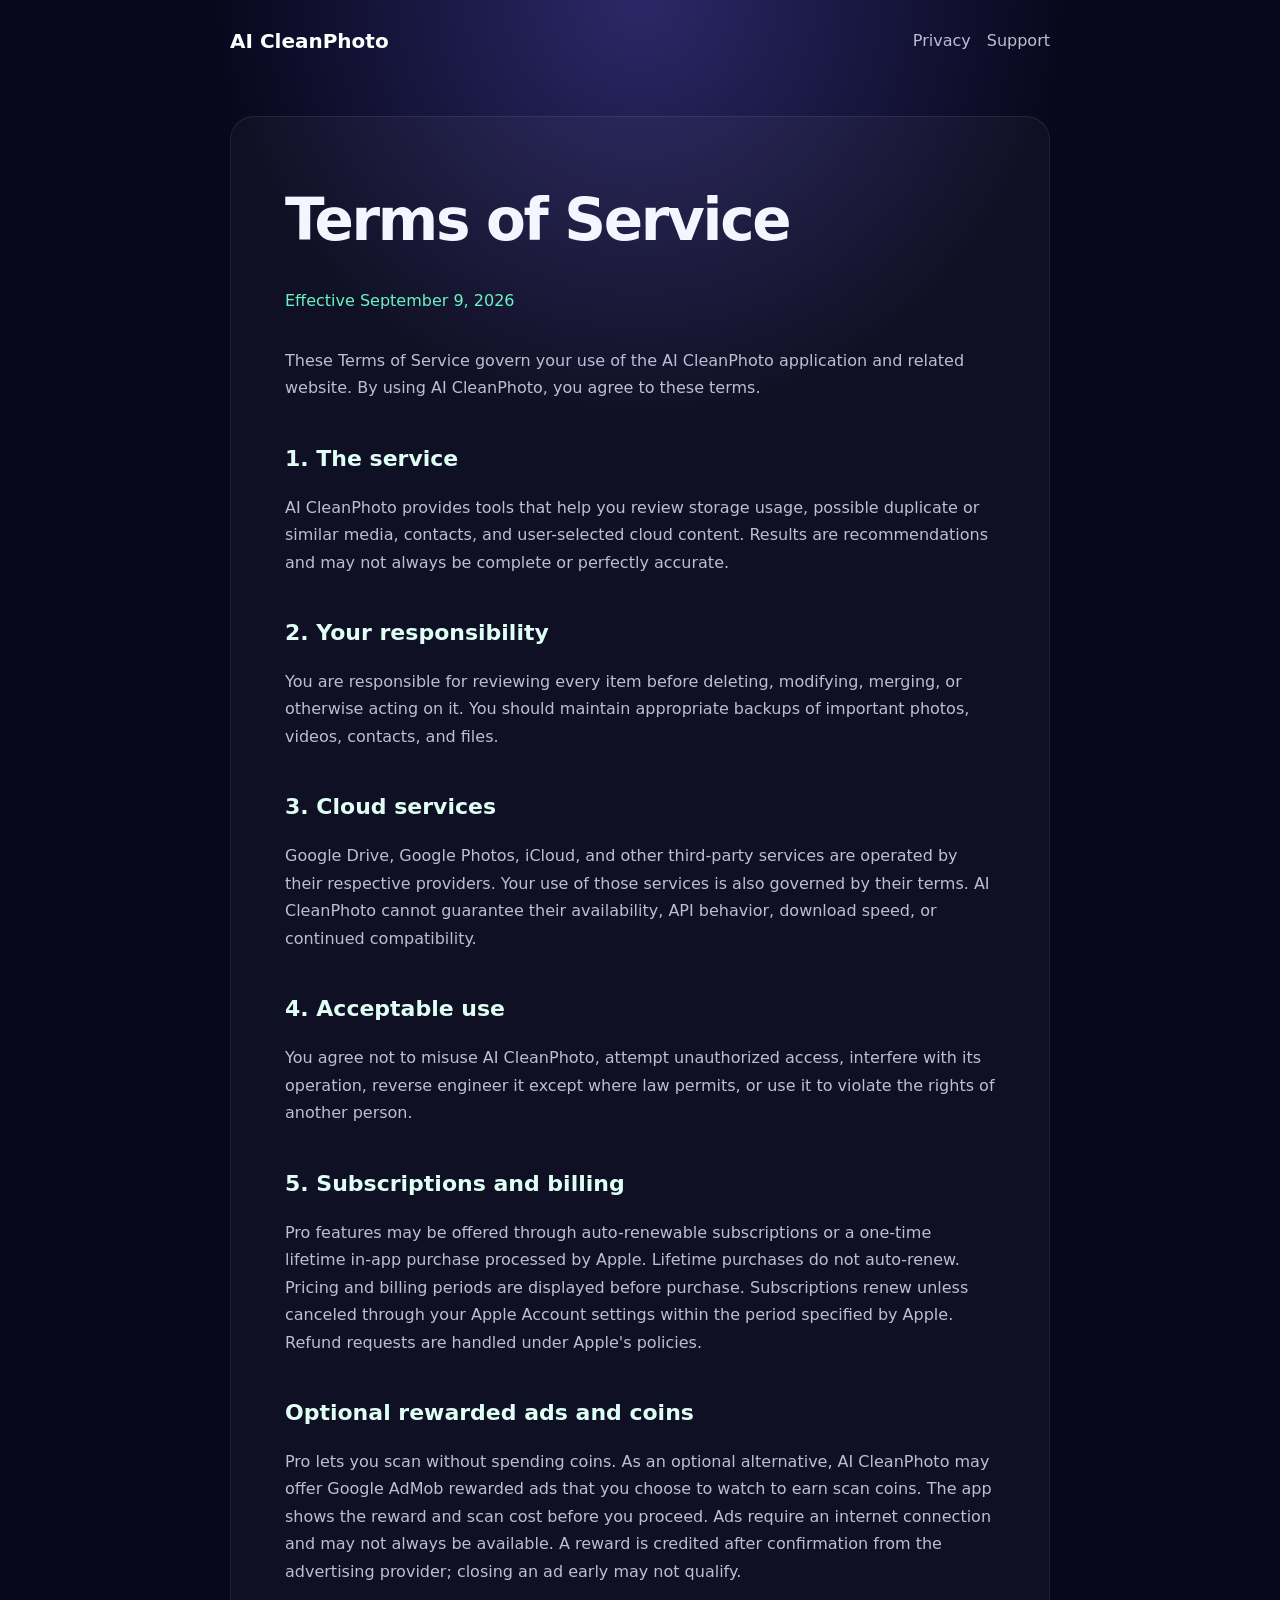
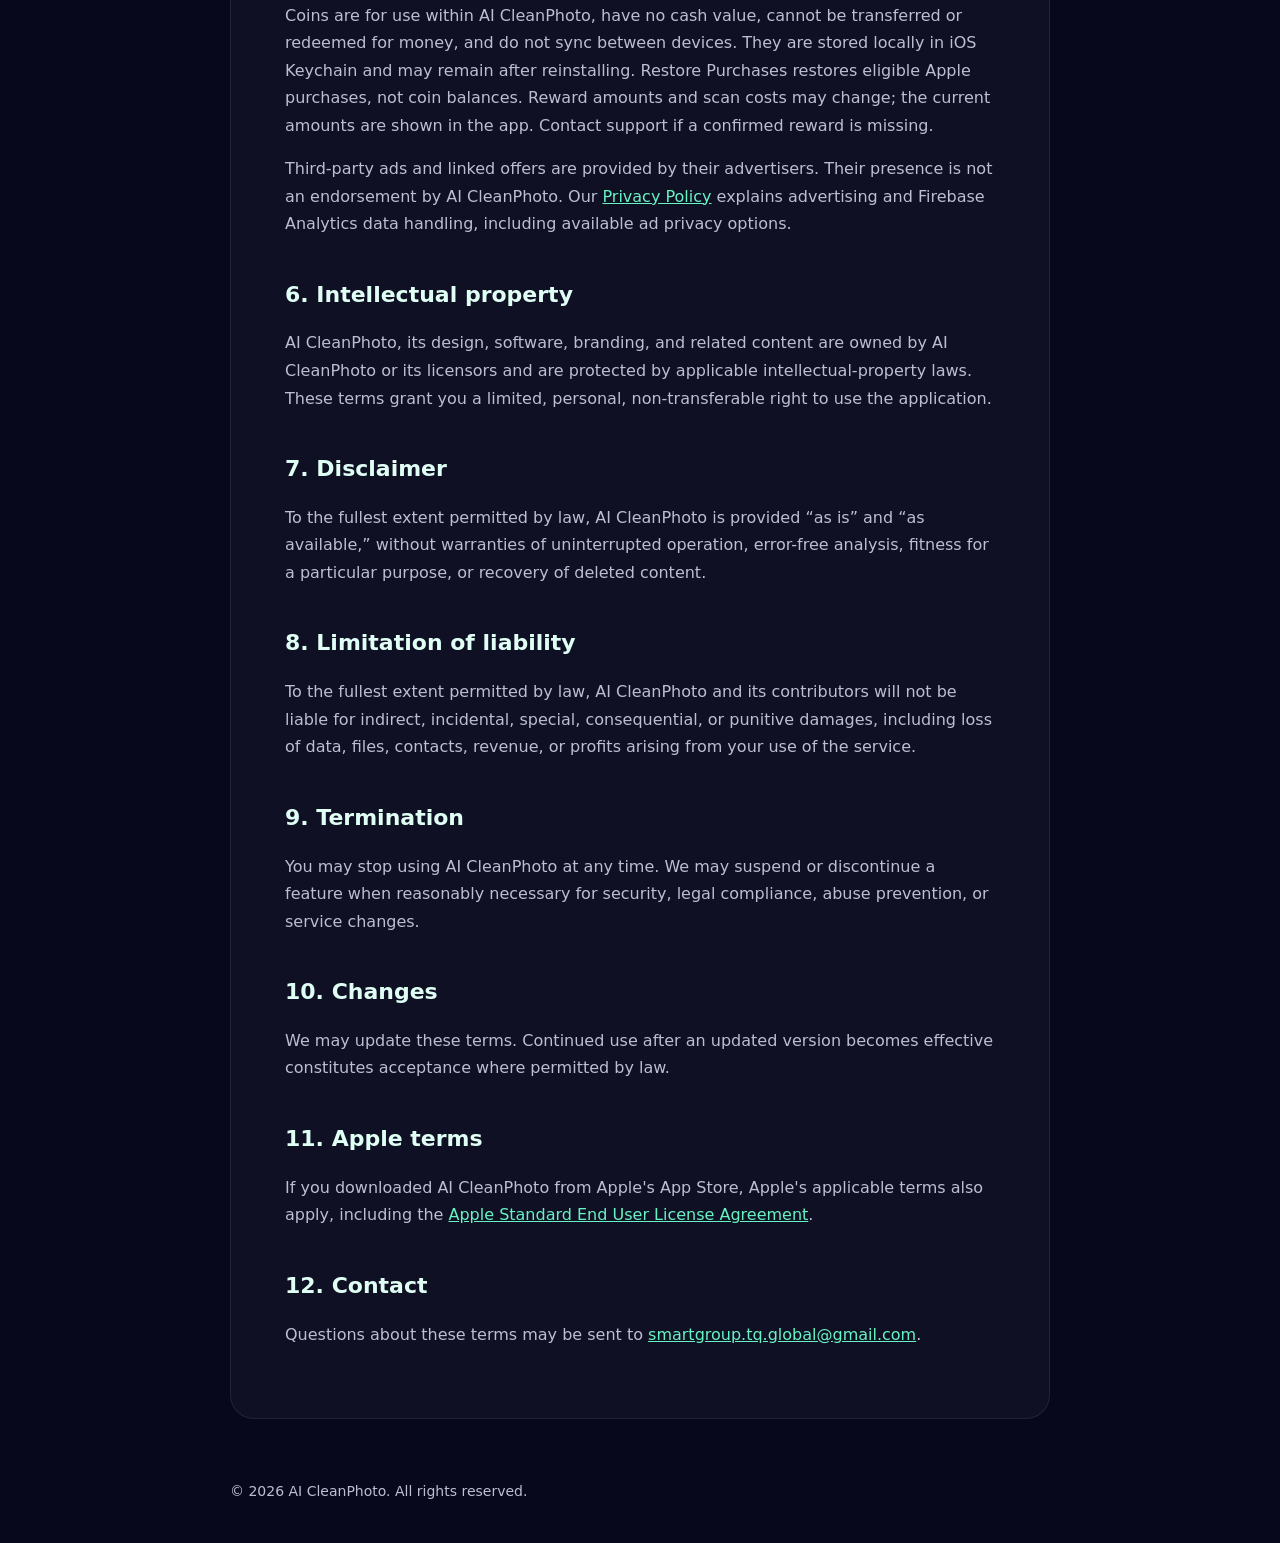
<file: terms.html>
<!doctype html>
<html lang="en">
<head>
  <meta charset="utf-8">
  <meta name="viewport" content="width=device-width, initial-scale=1">
  <meta name="description" content="AI CleanPhoto Terms of Service">
  <title>Terms of Service — AI CleanPhoto</title>
  <style>
    :root{color-scheme:dark;--bg:#08081d;--mint:#68f3c3;--text:#f5f5ff;--muted:#bdbdd3}*{box-sizing:border-box}body{margin:0;background:radial-gradient(circle at 50% 0,#2b2868,var(--bg) 420px);color:var(--text);font:16px/1.72 system-ui,-apple-system,sans-serif}.wrap{width:min(820px,calc(100% - 38px));margin:auto}nav{display:flex;justify-content:space-between;align-items:center;padding:24px 0}nav a{color:var(--muted);text-decoration:none}.brand{color:#fff;font-size:20px;font-weight:800}.navlinks{display:flex;gap:16px}main{background:#ffffff09;border:1px solid #ffffff14;border-radius:24px;padding:clamp(25px,6vw,54px);margin:34px 0 60px}h1{font-size:clamp(36px,7vw,58px);letter-spacing:-.04em;margin:0 0 8px}h2{font-size:22px;margin:38px 0 9px;color:#dffef4}p,li{color:var(--muted)}a{color:var(--mint)}.date{color:var(--mint);margin-bottom:32px}footer{padding:0 0 40px;color:var(--muted);font-size:14px}@media(max-width:600px){.navlinks{font-size:14px;gap:10px}}
  </style>
</head>
<body>
  <div class="wrap">
    <nav>
      <a class="brand" href="index.html">AI CleanPhoto</a>
      <div class="navlinks"><a href="privacy.html">Privacy</a><a href="support.html">Support</a></div>
    </nav>
    <main>
      <h1>Terms of Service</h1>
      <p class="date">Effective September 9, 2026</p>

      <p>These Terms of Service govern your use of the AI CleanPhoto application and related website. By using AI CleanPhoto, you agree to these terms.</p>

      <h2>1. The service</h2>
      <p>AI CleanPhoto provides tools that help you review storage usage, possible duplicate or similar media, contacts, and user-selected cloud content. Results are recommendations and may not always be complete or perfectly accurate.</p>

      <h2>2. Your responsibility</h2>
      <p>You are responsible for reviewing every item before deleting, modifying, merging, or otherwise acting on it. You should maintain appropriate backups of important photos, videos, contacts, and files.</p>

      <h2>3. Cloud services</h2>
      <p>Google Drive, Google Photos, iCloud, and other third-party services are operated by their respective providers. Your use of those services is also governed by their terms. AI CleanPhoto cannot guarantee their availability, API behavior, download speed, or continued compatibility.</p>

      <h2>4. Acceptable use</h2>
      <p>You agree not to misuse AI CleanPhoto, attempt unauthorized access, interfere with its operation, reverse engineer it except where law permits, or use it to violate the rights of another person.</p>

      <h2>5. Subscriptions and billing</h2>
      <p>Pro features may be offered through auto-renewable subscriptions or a one-time lifetime in-app purchase processed by Apple. Lifetime purchases do not auto-renew. Pricing and billing periods are displayed before purchase. Subscriptions renew unless canceled through your Apple Account settings within the period specified by Apple. Refund requests are handled under Apple's policies.</p>

      <h2>Optional rewarded ads and coins</h2>
      <p>Pro lets you scan without spending coins. As an optional alternative, AI CleanPhoto may offer Google AdMob rewarded ads that you choose to watch to earn scan coins. The app shows the reward and scan cost before you proceed. Ads require an internet connection and may not always be available. A reward is credited after confirmation from the advertising provider; closing an ad early may not qualify.</p>
      <p>Coins are for use within AI CleanPhoto, have no cash value, cannot be transferred or redeemed for money, and do not sync between devices. They are stored locally in iOS Keychain and may remain after reinstalling. Restore Purchases restores eligible Apple purchases, not coin balances. Reward amounts and scan costs may change; the current amounts are shown in the app. Contact support if a confirmed reward is missing.</p>
      <p>Third-party ads and linked offers are provided by their advertisers. Their presence is not an endorsement by AI CleanPhoto. Our <a href="privacy.html">Privacy Policy</a> explains advertising and Firebase Analytics data handling, including available ad privacy options.</p>

      <h2>6. Intellectual property</h2>
      <p>AI CleanPhoto, its design, software, branding, and related content are owned by AI CleanPhoto or its licensors and are protected by applicable intellectual-property laws. These terms grant you a limited, personal, non-transferable right to use the application.</p>

      <h2>7. Disclaimer</h2>
      <p>To the fullest extent permitted by law, AI CleanPhoto is provided “as is” and “as available,” without warranties of uninterrupted operation, error-free analysis, fitness for a particular purpose, or recovery of deleted content.</p>

      <h2>8. Limitation of liability</h2>
      <p>To the fullest extent permitted by law, AI CleanPhoto and its contributors will not be liable for indirect, incidental, special, consequential, or punitive damages, including loss of data, files, contacts, revenue, or profits arising from your use of the service.</p>

      <h2>9. Termination</h2>
      <p>You may stop using AI CleanPhoto at any time. We may suspend or discontinue a feature when reasonably necessary for security, legal compliance, abuse prevention, or service changes.</p>

      <h2>10. Changes</h2>
      <p>We may update these terms. Continued use after an updated version becomes effective constitutes acceptance where permitted by law.</p>

      <h2>11. Apple terms</h2>
      <p>If you downloaded AI CleanPhoto from Apple's App Store, Apple's applicable terms also apply, including the <a href="https://www.apple.com/legal/internet-services/itunes/dev/stdeula/">Apple Standard End User License Agreement</a>.</p>

      <h2>12. Contact</h2>
      <p>Questions about these terms may be sent to <a href="mailto:smartgroup.tq.global@gmail.com">smartgroup.tq.global@gmail.com</a>.</p>
    </main>
    <footer>© 2026 AI CleanPhoto. All rights reserved.</footer>
  </div>
</body>
</html>
</file>
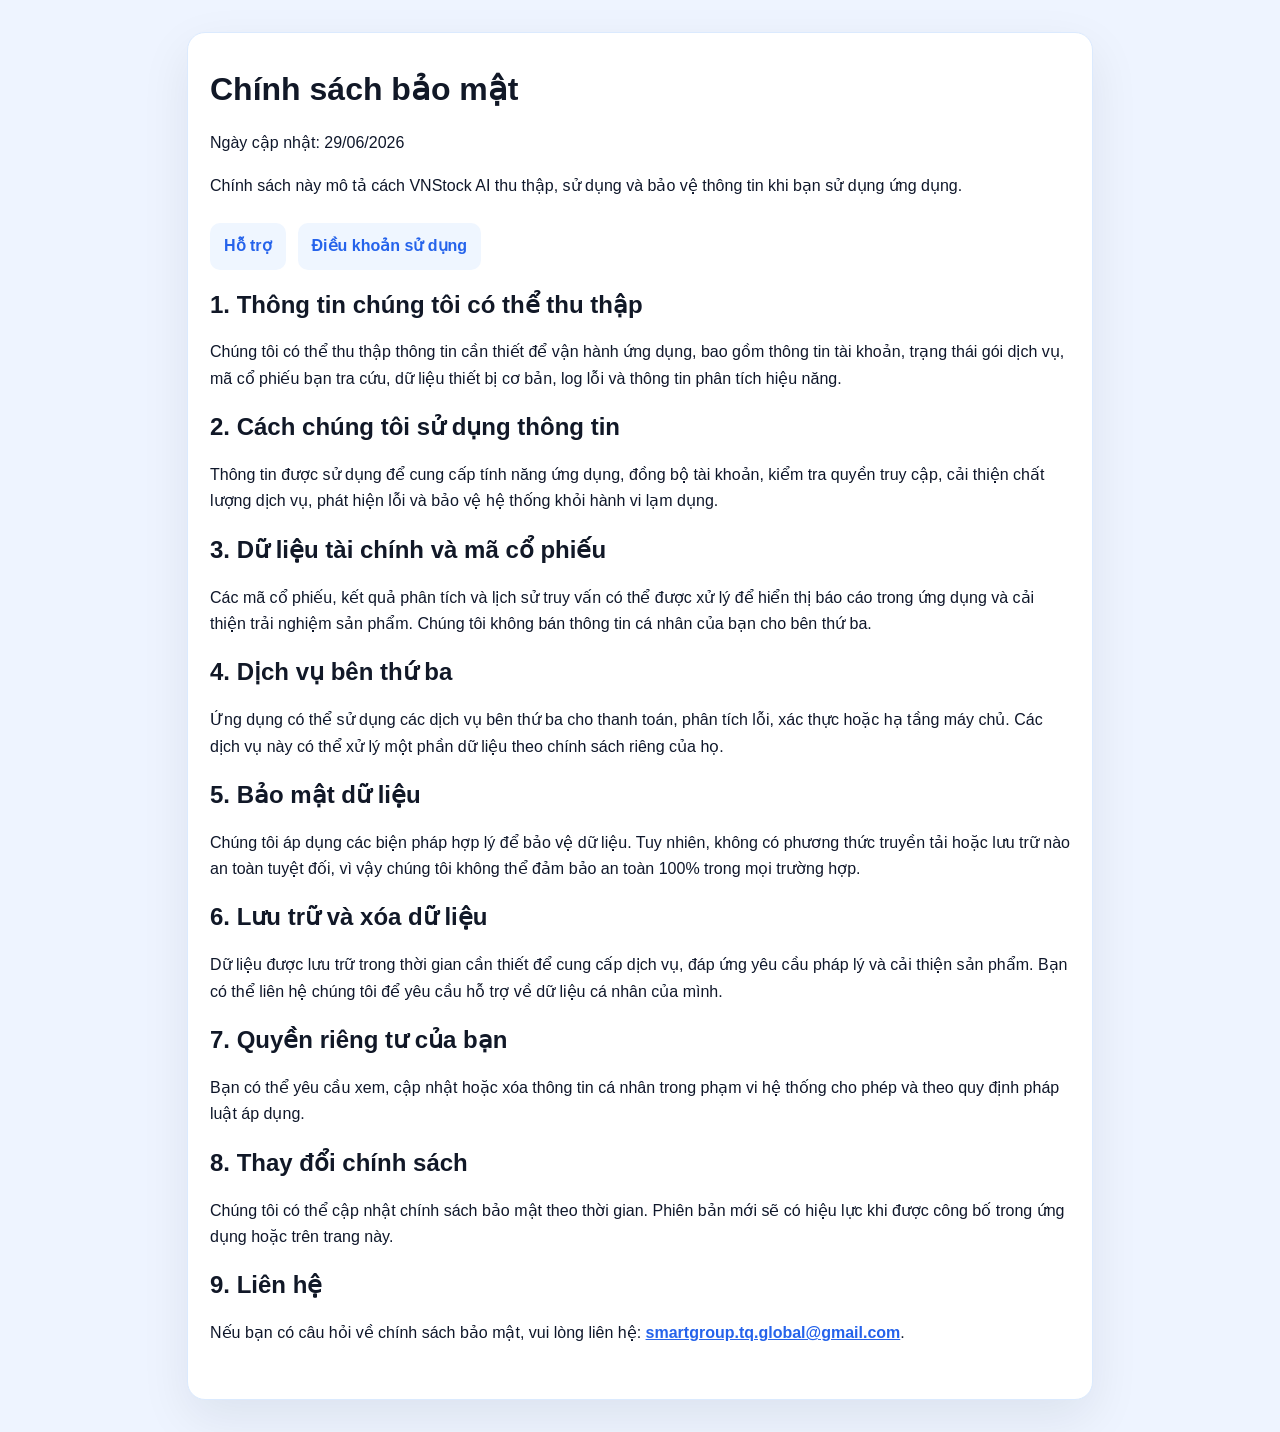
<file: vnstockai-policy.html>
<!doctype html>
<html lang="vi">
<head>
  <meta charset="utf-8">
  <meta name="viewport" content="width=device-width, initial-scale=1">
  <title>Chính sách bảo mật - VNStock AI</title>
  <style>
    body {
      margin: 0;
      font-family: -apple-system, BlinkMacSystemFont, "Segoe UI", sans-serif;
      line-height: 1.65;
      color: #0f172a;
      background: #eef4ff;
    }
    main {
      max-width: 860px;
      margin: 32px auto;
      padding: 36px 22px;
      background: #ffffff;
      border: 1px solid #dbeafe;
      border-radius: 18px;
      box-shadow: 0 18px 50px rgba(15, 23, 42, 0.08);
    }
    h1, h2 {
      color: #111827;
      line-height: 1.25;
    }
    h1 {
      margin-top: 0;
    }
    a {
      color: #2563eb;
      font-weight: 600;
    }
    .nav {
      display: flex;
      gap: 12px;
      flex-wrap: wrap;
      margin: 24px 0 8px;
    }
    .nav a {
      padding: 10px 14px;
      border-radius: 10px;
      background: #eff6ff;
      text-decoration: none;
    }
  </style>
</head>
<body>
  <main>
    <h1>Chính sách bảo mật</h1>
    <p>Ngày cập nhật: 29/06/2026</p>

    <p>Chính sách này mô tả cách VNStock AI thu thập, sử dụng và bảo vệ thông tin khi bạn sử dụng ứng dụng.</p>

    <div class="nav">
      <a href="vnstockai-support.html">Hỗ trợ</a>
      <a href="vnstockai-term.html">Điều khoản sử dụng</a>
    </div>

    <h2>1. Thông tin chúng tôi có thể thu thập</h2>
    <p>Chúng tôi có thể thu thập thông tin cần thiết để vận hành ứng dụng, bao gồm thông tin tài khoản, trạng thái gói dịch vụ, mã cổ phiếu bạn tra cứu, dữ liệu thiết bị cơ bản, log lỗi và thông tin phân tích hiệu năng.</p>

    <h2>2. Cách chúng tôi sử dụng thông tin</h2>
    <p>Thông tin được sử dụng để cung cấp tính năng ứng dụng, đồng bộ tài khoản, kiểm tra quyền truy cập, cải thiện chất lượng dịch vụ, phát hiện lỗi và bảo vệ hệ thống khỏi hành vi lạm dụng.</p>

    <h2>3. Dữ liệu tài chính và mã cổ phiếu</h2>
    <p>Các mã cổ phiếu, kết quả phân tích và lịch sử truy vấn có thể được xử lý để hiển thị báo cáo trong ứng dụng và cải thiện trải nghiệm sản phẩm. Chúng tôi không bán thông tin cá nhân của bạn cho bên thứ ba.</p>

    <h2>4. Dịch vụ bên thứ ba</h2>
    <p>Ứng dụng có thể sử dụng các dịch vụ bên thứ ba cho thanh toán, phân tích lỗi, xác thực hoặc hạ tầng máy chủ. Các dịch vụ này có thể xử lý một phần dữ liệu theo chính sách riêng của họ.</p>

    <h2>5. Bảo mật dữ liệu</h2>
    <p>Chúng tôi áp dụng các biện pháp hợp lý để bảo vệ dữ liệu. Tuy nhiên, không có phương thức truyền tải hoặc lưu trữ nào an toàn tuyệt đối, vì vậy chúng tôi không thể đảm bảo an toàn 100% trong mọi trường hợp.</p>

    <h2>6. Lưu trữ và xóa dữ liệu</h2>
    <p>Dữ liệu được lưu trữ trong thời gian cần thiết để cung cấp dịch vụ, đáp ứng yêu cầu pháp lý và cải thiện sản phẩm. Bạn có thể liên hệ chúng tôi để yêu cầu hỗ trợ về dữ liệu cá nhân của mình.</p>

    <h2>7. Quyền riêng tư của bạn</h2>
    <p>Bạn có thể yêu cầu xem, cập nhật hoặc xóa thông tin cá nhân trong phạm vi hệ thống cho phép và theo quy định pháp luật áp dụng.</p>

    <h2>8. Thay đổi chính sách</h2>
    <p>Chúng tôi có thể cập nhật chính sách bảo mật theo thời gian. Phiên bản mới sẽ có hiệu lực khi được công bố trong ứng dụng hoặc trên trang này.</p>

    <h2>9. Liên hệ</h2>
    <p>Nếu bạn có câu hỏi về chính sách bảo mật, vui lòng liên hệ: <a href="mailto:smartgroup.tq.global@gmail.com">smartgroup.tq.global@gmail.com</a>.</p>
  </main>
</body>
</html>
</file>
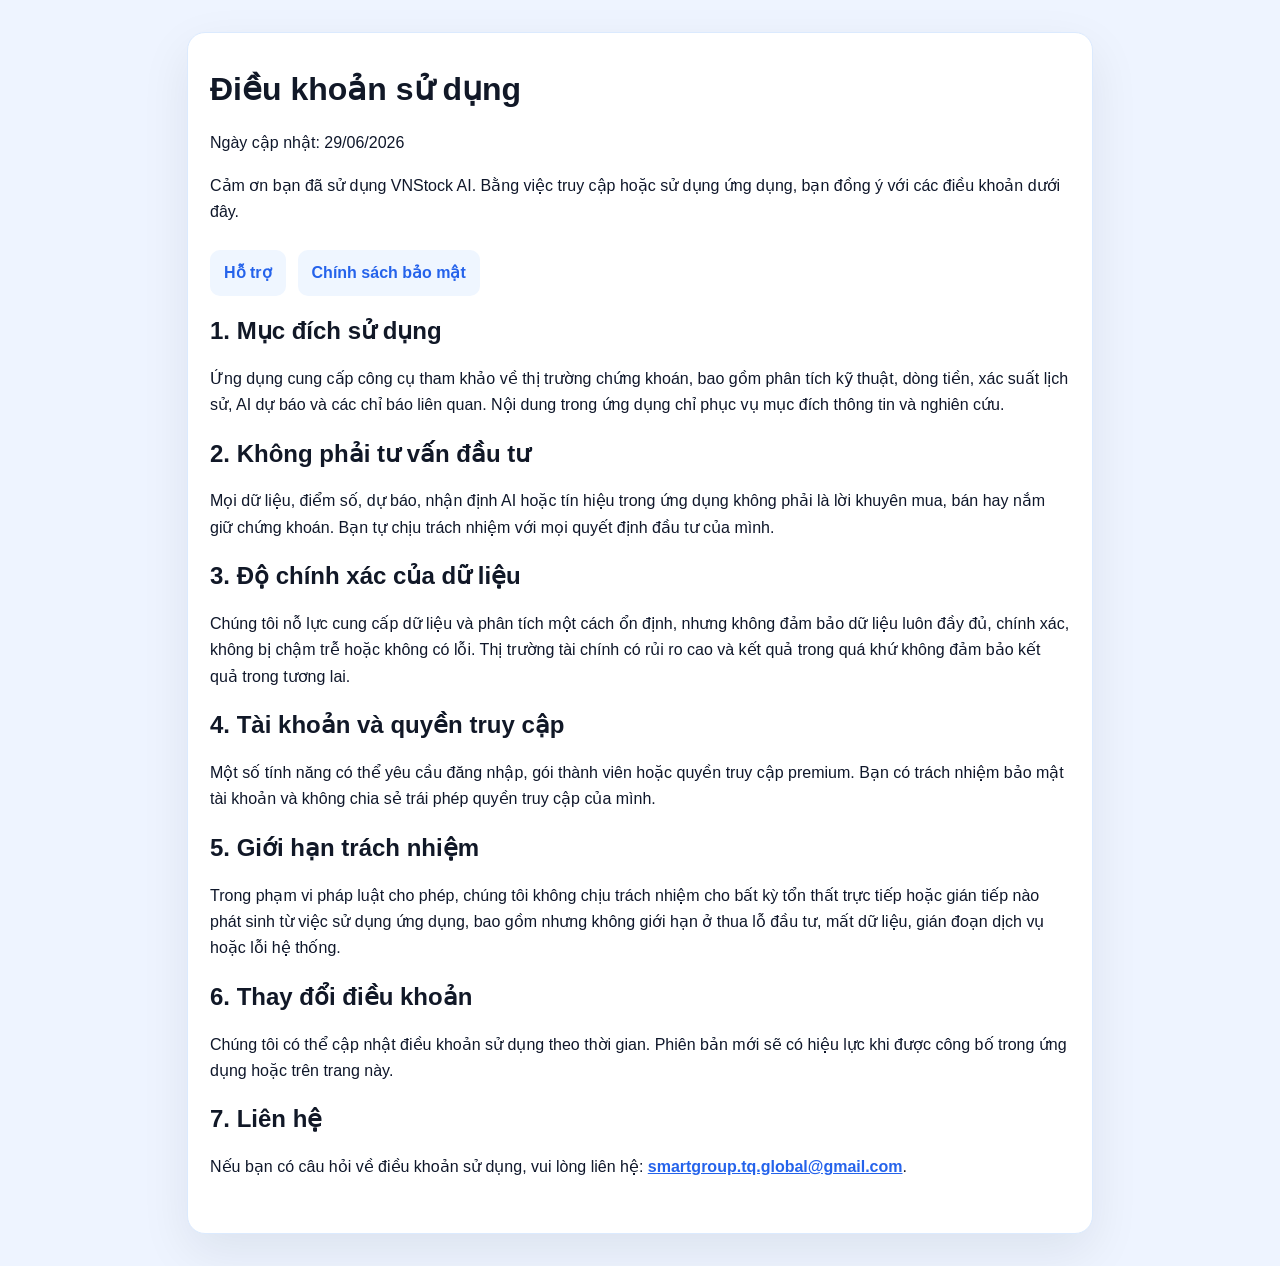
<file: vnstockai-term.html>
<!doctype html>
<html lang="vi">
<head>
  <meta charset="utf-8">
  <meta name="viewport" content="width=device-width, initial-scale=1">
  <title>Điều khoản sử dụng - VNStock AI</title>
  <style>
    body {
      margin: 0;
      font-family: -apple-system, BlinkMacSystemFont, "Segoe UI", sans-serif;
      line-height: 1.65;
      color: #0f172a;
      background: #eef4ff;
    }
    main {
      max-width: 860px;
      margin: 32px auto;
      padding: 36px 22px;
      background: #ffffff;
      border: 1px solid #dbeafe;
      border-radius: 18px;
      box-shadow: 0 18px 50px rgba(15, 23, 42, 0.08);
    }
    h1, h2 {
      color: #111827;
      line-height: 1.25;
    }
    h1 {
      margin-top: 0;
    }
    a {
      color: #2563eb;
      font-weight: 600;
    }
    .nav {
      display: flex;
      gap: 12px;
      flex-wrap: wrap;
      margin: 24px 0 8px;
    }
    .nav a {
      padding: 10px 14px;
      border-radius: 10px;
      background: #eff6ff;
      text-decoration: none;
    }
  </style>
</head>
<body>
  <main>
    <h1>Điều khoản sử dụng</h1>
    <p>Ngày cập nhật: 29/06/2026</p>

    <p>Cảm ơn bạn đã sử dụng VNStock AI. Bằng việc truy cập hoặc sử dụng ứng dụng, bạn đồng ý với các điều khoản dưới đây.</p>

    <div class="nav">
      <a href="vnstockai-support.html">Hỗ trợ</a>
      <a href="vnstockai-policy.html">Chính sách bảo mật</a>
    </div>

    <h2>1. Mục đích sử dụng</h2>
    <p>Ứng dụng cung cấp công cụ tham khảo về thị trường chứng khoán, bao gồm phân tích kỹ thuật, dòng tiền, xác suất lịch sử, AI dự báo và các chỉ báo liên quan. Nội dung trong ứng dụng chỉ phục vụ mục đích thông tin và nghiên cứu.</p>

    <h2>2. Không phải tư vấn đầu tư</h2>
    <p>Mọi dữ liệu, điểm số, dự báo, nhận định AI hoặc tín hiệu trong ứng dụng không phải là lời khuyên mua, bán hay nắm giữ chứng khoán. Bạn tự chịu trách nhiệm với mọi quyết định đầu tư của mình.</p>

    <h2>3. Độ chính xác của dữ liệu</h2>
    <p>Chúng tôi nỗ lực cung cấp dữ liệu và phân tích một cách ổn định, nhưng không đảm bảo dữ liệu luôn đầy đủ, chính xác, không bị chậm trễ hoặc không có lỗi. Thị trường tài chính có rủi ro cao và kết quả trong quá khứ không đảm bảo kết quả trong tương lai.</p>

    <h2>4. Tài khoản và quyền truy cập</h2>
    <p>Một số tính năng có thể yêu cầu đăng nhập, gói thành viên hoặc quyền truy cập premium. Bạn có trách nhiệm bảo mật tài khoản và không chia sẻ trái phép quyền truy cập của mình.</p>

    <h2>5. Giới hạn trách nhiệm</h2>
    <p>Trong phạm vi pháp luật cho phép, chúng tôi không chịu trách nhiệm cho bất kỳ tổn thất trực tiếp hoặc gián tiếp nào phát sinh từ việc sử dụng ứng dụng, bao gồm nhưng không giới hạn ở thua lỗ đầu tư, mất dữ liệu, gián đoạn dịch vụ hoặc lỗi hệ thống.</p>

    <h2>6. Thay đổi điều khoản</h2>
    <p>Chúng tôi có thể cập nhật điều khoản sử dụng theo thời gian. Phiên bản mới sẽ có hiệu lực khi được công bố trong ứng dụng hoặc trên trang này.</p>

    <h2>7. Liên hệ</h2>
    <p>Nếu bạn có câu hỏi về điều khoản sử dụng, vui lòng liên hệ: <a href="mailto:smartgroup.tq.global@gmail.com">smartgroup.tq.global@gmail.com</a>.</p>
  </main>
</body>
</html>
</file>
<file: docscan_legal.css>
:root {
    font-family: -apple-system, BlinkMacSystemFont, "Segoe UI", sans-serif;
    color: #17233f;
    background: #f6f8fc
}

body {
    margin: 0
}

.wrap {
    max-width: 760px;
    margin: 0 auto;
    padding: 32px 20px 64px;
    background: #fff;
    min-height: 100vh
}

header {
    display: flex;
    justify-content: space-between;
    align-items: center;
    gap: 16px;
    border-bottom: 1px solid #e5eaf3;
    padding-bottom: 20px
}

h1 {
    font-size: 28px;
    margin: 0
}

h2 {
    margin-top: 28px
}

p,
li {
    line-height: 1.65
}

select {
    padding: 8px 10px;
    border: 1px solid #ccd5e5;
    border-radius: 8px;
    background: #fff;
    color: inherit
}

.meta {
    color: #65718a;
    font-size: 14px
}
</file>
